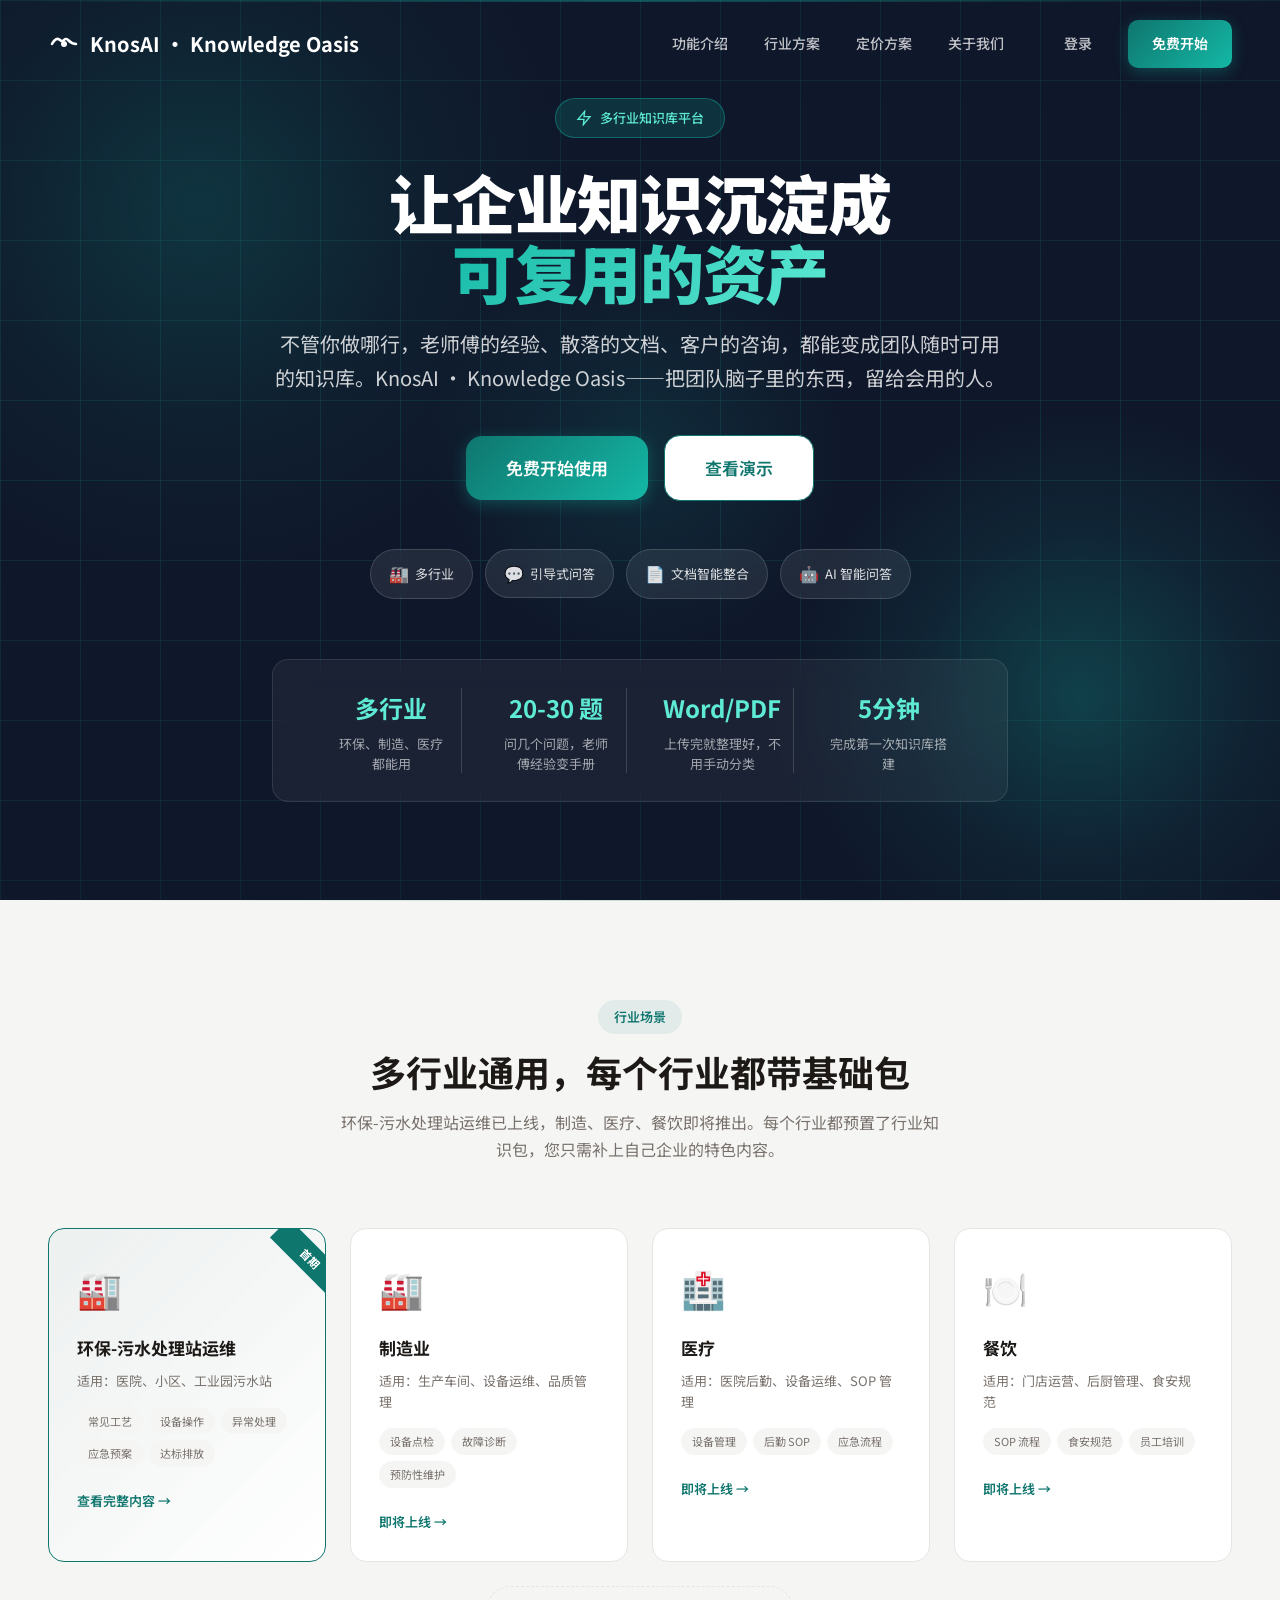
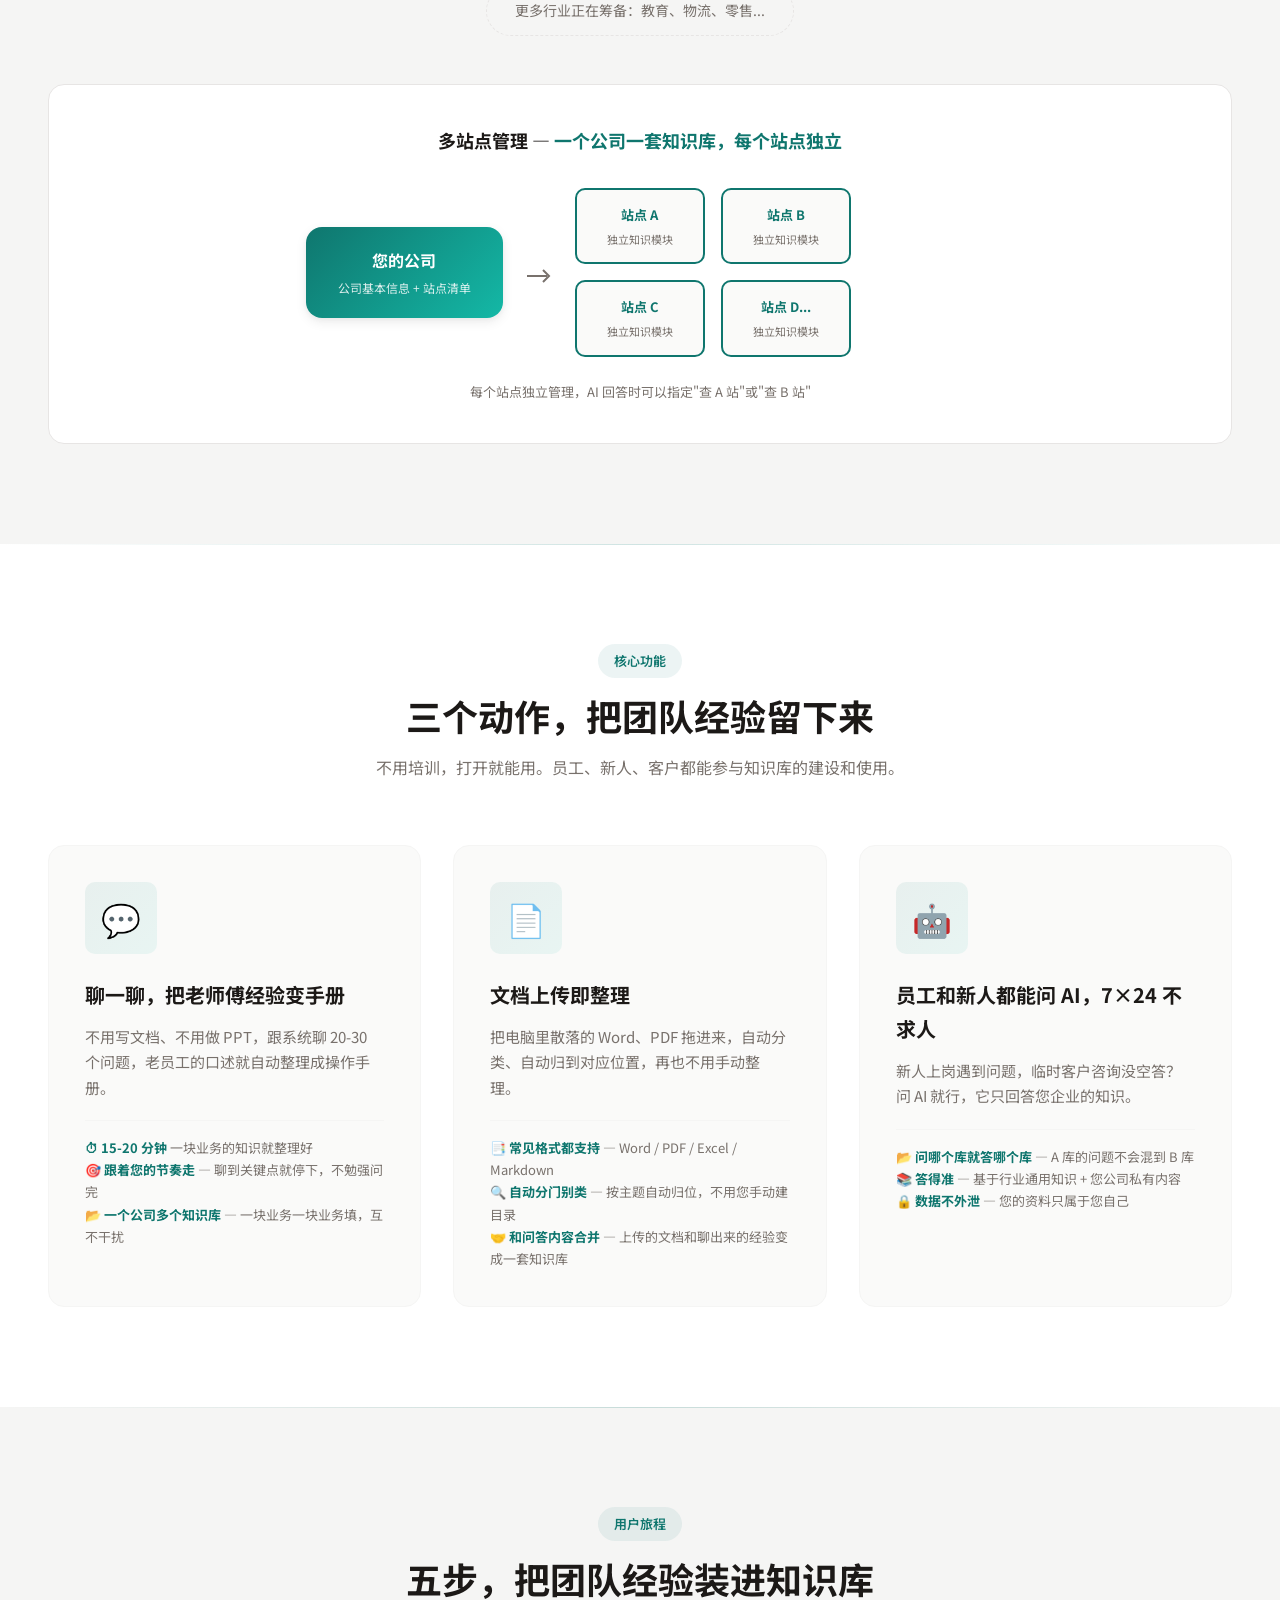
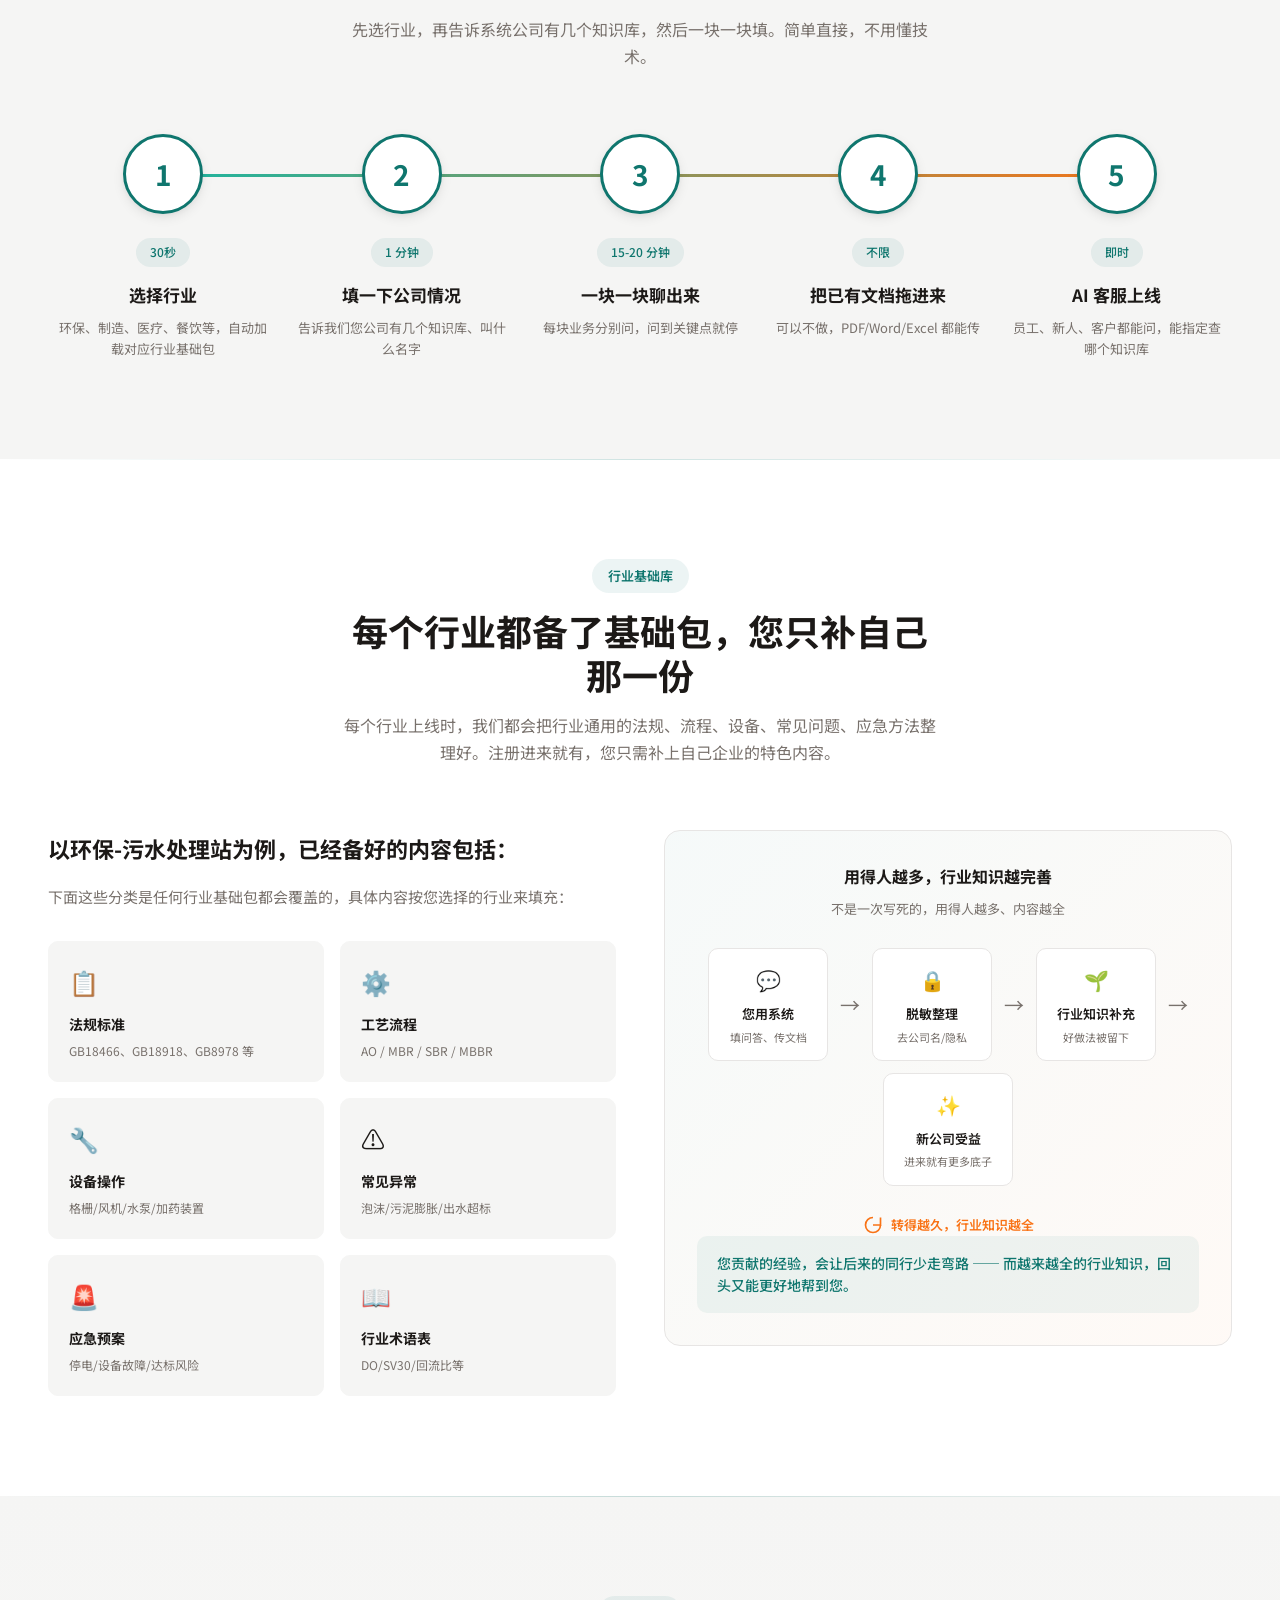
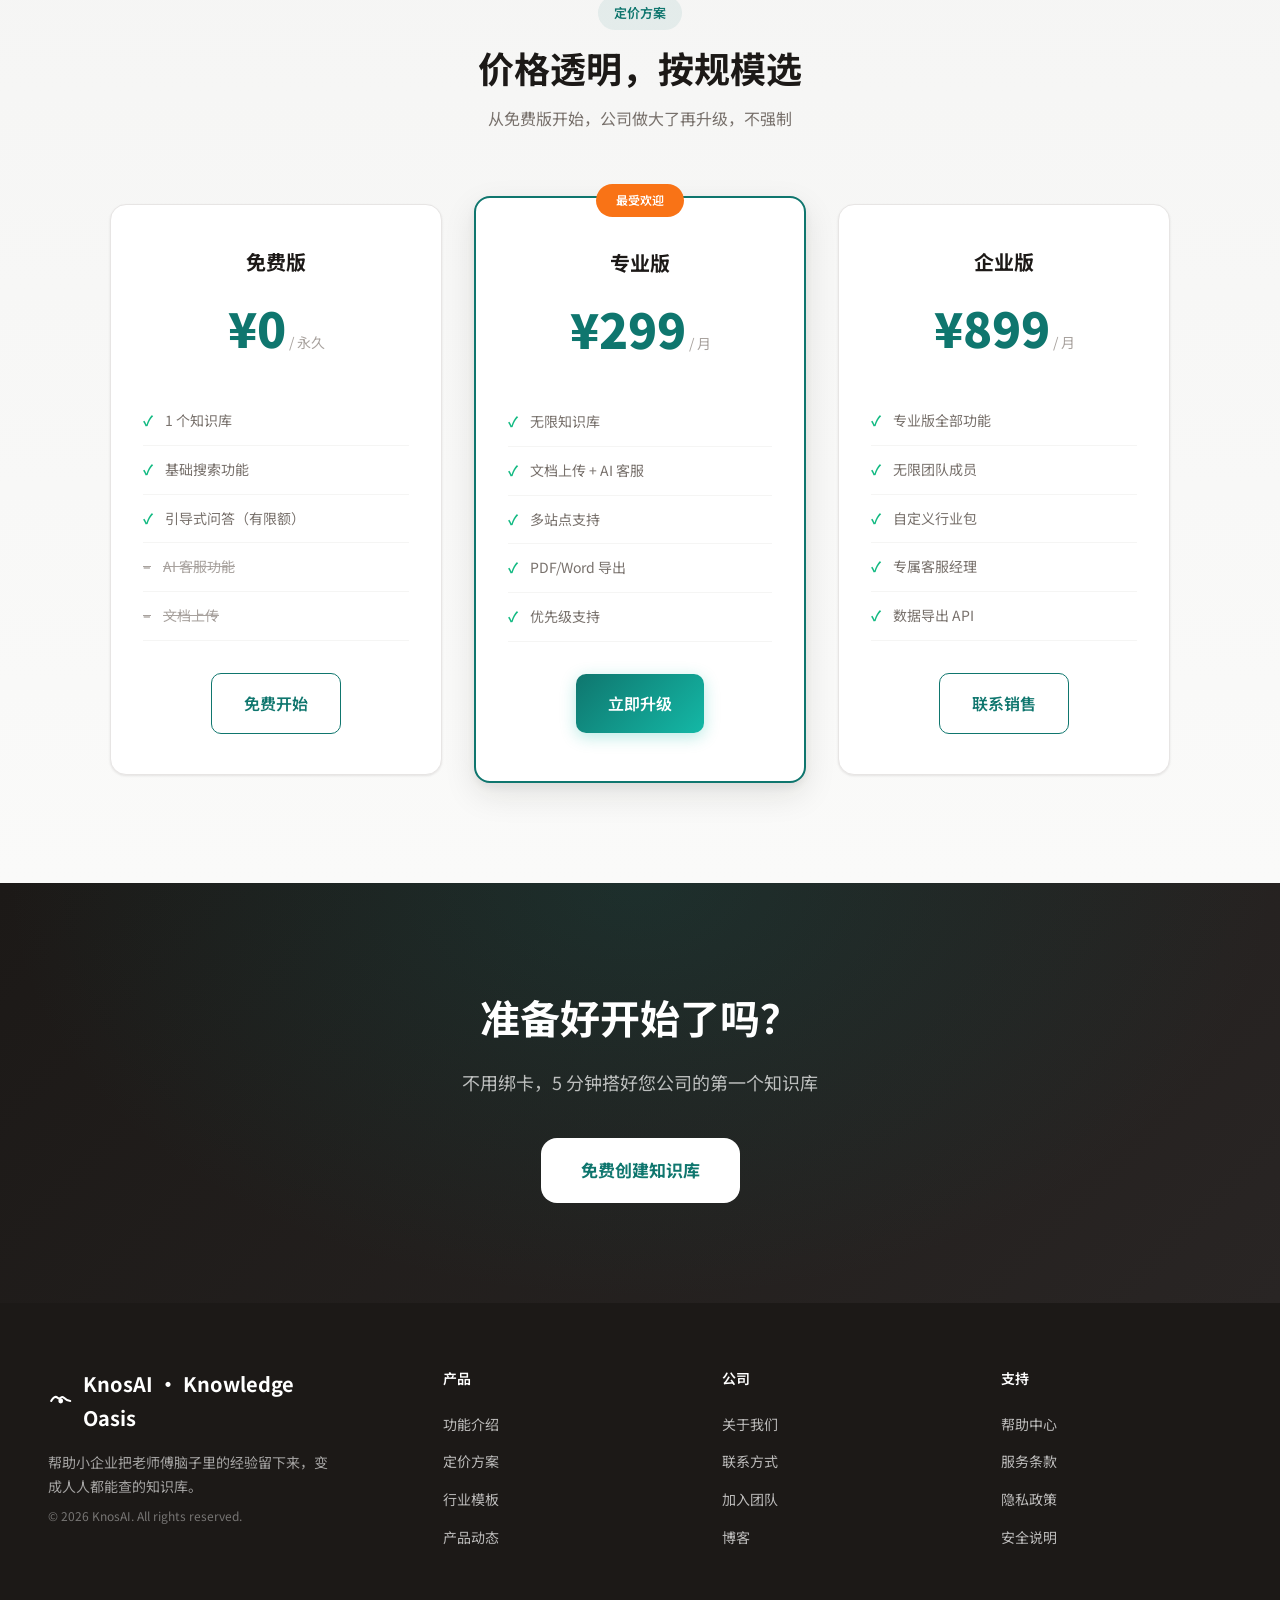
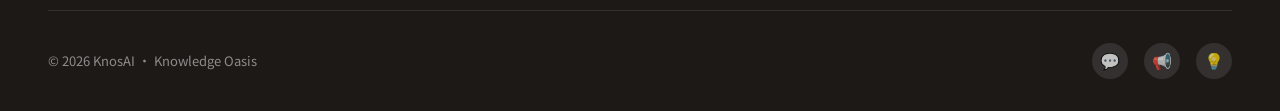
<file: index.html>
<!DOCTYPE html>
<html lang="zh-CN">
<head>
  <meta charset="UTF-8">
  <meta name="viewport" content="width=device-width, initial-scale=1.0">
  <title>KnosAI - Knowledge Oasis · 把团队经验留下来</title>
  <link href="https://fonts.googleapis.com/css2?family=Noto+Sans+SC:wght@400;500;600;700;900&display=swap" rel="stylesheet">
  <style>
    :root {
      --primary: #0F766E;
      --primary-light: #14B8A6;
      --primary-dark: #0D5D54;
      --accent: #F97316;
      --accent-light: #FB923C;
      --bg-white: #FFFFFF;
      --bg-warm: #FAFAF9;
      --bg-light: #F5F5F4;
      --bg-stone: #E7E5E4;
      --text-dark: #1C1917;
      --text-muted: #78716C;
      --text-light: #A8A29E;
      --success: #10B981;
      --warning: #F59E0B;
      --danger: #EF4444;
      --border: #E7E5E4;
      --border-light: #F5F5F4;
      --shadow-sm: 0 1px 3px rgba(28,25,23,0.06),0 1px 2px rgba(28,25,23,0.04);
      --shadow-md: 0 4px 12px rgba(28,25,23,0.08),0 2px 4px rgba(28,25,23,0.04);
      --shadow-lg: 0 12px 32px rgba(28,25,23,0.1),0 4px 8px rgba(28,25,23,0.06);
      --radius-sm: 6px;
      --radius-md: 10px;
      --radius-lg: 16px;
      --radius-full: 9999px;
      --transition-fast: 0.15s ease;
      --transition-normal: 0.25s ease;
      --transition-slow: 0.4s ease;
    }
    *{margin:0;padding:0;box-sizing:border-box}
    html{scroll-behavior:smooth}
    body{font-family:'Noto Sans SC',-apple-system,BlinkMacSystemFont,'Segoe UI',sans-serif;background:var(--bg-warm);color:var(--text-dark);line-height:1.7;font-size:15px;overflow-x:hidden}
    a{text-decoration:none;color:inherit;transition:color var(--transition-fast)}
    img{max-width:100%;height:auto}

    /* Navigation */
    .nav{position:fixed;top:0;left:0;right:0;z-index:1000;padding:20px 48px;display:flex;align-items:center;justify-content:space-between;transition:all var(--transition-normal);background:transparent}
    .nav.scrolled{background:rgba(255,255,255,0.95);backdrop-filter:blur(20px);-webkit-backdrop-filter:blur(20px);box-shadow:0 4px 20px rgba(0,0,0,0.08);padding:14px 48px}
    .nav-logo{display:flex;align-items:center;gap:10px;font-size:20px;font-weight:700;color:white}
    .nav.scrolled .nav-logo{color:var(--primary)}
    .nav-logo svg{width:32px;height:32px}
    .nav-logo svg path{stroke:#fff;transition:stroke var(--transition-fast)}
    .nav.scrolled .nav-logo svg path{stroke:var(--primary)}
    .nav-logo svg circle{fill:#fff;transition:fill var(--transition-fast)}
    .nav.scrolled .nav-logo svg circle{fill:var(--primary)}
    .nav-mobile-toggle{display:none;background:transparent;border:none;cursor:pointer;padding:8px;flex-direction:column;gap:5px;z-index:1001}
    .nav-mobile-toggle span{display:block;width:24px;height:2px;background:var(--text-muted);transition:all var(--transition-fast)}
    .nav.scrolled .nav-mobile-toggle span{background:var(--text-muted)}
    .nav-links{display:flex;align-items:center;gap:36px}
    .nav-links.mobile-open{position:fixed;top:0;left:0;right:0;bottom:0;background:rgba(15,23,42,0.98);flex-direction:column;justify-content:center;gap:32px;z-index:1000;display:flex !important}
    .nav-links.mobile-open .nav-link{font-size:20px;color:white}
    .nav-links.mobile-open .nav-link:hover{color:var(--primary-light)}
    .nav-links.mobile-open .nav-actions{flex-direction:column}
    .nav-link{font-size:14px;font-weight:500;color:rgba(255,255,255,0.75);position:relative;transition:color var(--transition-fast)}
    .nav.scrolled .nav-link{color:var(--text-muted)}
    .nav-link::after{content:'';position:absolute;bottom:-4px;left:0;width:0;height:2px;background:var(--primary-light);transition:width var(--transition-fast)}
    .nav-link:hover{color:#fff}
    .nav.scrolled .nav-link:hover{color:var(--primary)}
    .nav-link:hover::after{width:100%}
    .nav-actions{display:flex;align-items:center;gap:12px}

    /* Buttons */
    .btn{display:inline-flex;align-items:center;justify-content:center;padding:12px 24px;border-radius:var(--radius-md);font-size:14px;font-weight:600;cursor:pointer;border:none;transition:all var(--transition-fast);white-space:nowrap}
    .btn-primary{background:linear-gradient(135deg,#0F766E 0%,#14B8A6 100%);color:white;box-shadow:0 4px 16px rgba(20,184,166,0.3)}
    .btn-primary:hover{background:linear-gradient(135deg,#14B8A6 0%,#5EEAD4 100%);transform:translateY(-2px);box-shadow:0 6px 24px rgba(20,184,166,0.4)}
    .btn-secondary{background:white;color:var(--primary);border:1.5px solid var(--primary)}
    .btn-secondary:hover{background:rgba(15,118,110,0.05)}
    .btn-ghost{background:transparent;color:rgba(255,255,255,0.7)}
    .btn-ghost:hover{color:white;background:rgba(255,255,255,0.1)}
    .nav.scrolled .btn-ghost{color:var(--text-muted)}
    .nav.scrolled .btn-ghost:hover{color:var(--primary);background:rgba(15,118,110,0.05)}
    .btn-white{background:white;color:var(--primary);font-weight:700}
    .btn-white:hover{transform:translateY(-2px);box-shadow:var(--shadow-md)}
    .btn-lg{padding:16px 32px;font-size:16px}
    .btn-xl{padding:18px 40px;font-size:17px;border-radius:var(--radius-lg)}

    /* Hero */
    .hero{min-height:100vh;position:relative;display:flex;align-items:center;justify-content:center;overflow:hidden;background:#0F172A}
    .hero-bg{position:absolute;inset:0;z-index:1;overflow:hidden}
    .hero-bg::before{content:'';position:absolute;width:800px;height:800px;top:-200px;left:-200px;background:radial-gradient(circle,rgba(15,118,110,0.4) 0%,rgba(15,118,110,0.1) 40%,transparent 70%);animation:orbFloat1 12s ease-in-out infinite}
    .hero-bg::after{content:'';position:absolute;width:600px;height:600px;bottom:-100px;right:-100px;background:radial-gradient(circle,rgba(20,184,166,0.35) 0%,rgba(20,184,166,0.1) 40%,transparent 70%);animation:orbFloat2 15s ease-in-out infinite}
    .hero-glow{position:absolute;width:500px;height:500px;top:50%;left:50%;transform:translate(-50%,-50%);background:radial-gradient(circle,rgba(20,184,166,0.15) 0%,transparent 60%);animation:glowPulse 8s ease-in-out infinite}
    @keyframes orbFloat1{0%,100%{transform:translate(0,0) scale(1)}50%{transform:translate(100px,80px) scale(1.1)}}
    @keyframes orbFloat2{0%,100%{transform:translate(0,0) scale(1)}50%{transform:translate(-80px,-60px) scale(1.15)}}
    @keyframes glowPulse{0%,100%{opacity:0.5;transform:translate(-50%,-50%) scale(1)}50%{opacity:1;transform:translate(-50%,-50%) scale(1.2)}}
    .hero-grid{position:absolute;inset:0;background-image:linear-gradient(rgba(20,184,166,0.15) 1px,transparent 1px),linear-gradient(90deg,rgba(20,184,166,0.15) 1px,transparent 1px);background-size:80px 80px;animation:gridPulse 3s ease-in-out infinite}
    @keyframes gridPulse{0%,100%{opacity:0.6}50%{opacity:1}}
    .hero-scanline{position:absolute;width:100%;height:2px;background:linear-gradient(90deg,transparent,rgba(20,184,166,0.5),transparent);animation:scanLine 6s linear infinite}
    @keyframes scanLine{0%{top:-10%;opacity:0}10%{opacity:1}90%{opacity:1}100%{top:110%;opacity:0}}
    .hero-overlay{position:absolute;inset:0;background:linear-gradient(180deg,rgba(15,23,42,0.3) 0%,rgba(15,23,42,0.1) 50%,rgba(15,23,42,0.4) 100%);z-index:2}
    .hero-content{position:relative;z-index:10;text-align:center;max-width:800px;padding:0 32px}
    .hero-badge{display:inline-flex;align-items:center;gap:8px;background:rgba(15,118,110,0.3);border:1px solid rgba(20,184,166,0.4);padding:8px 20px;border-radius:var(--radius-full);font-size:13px;font-weight:500;color:#5EEAD4;margin-bottom:28px}
    .hero-badge svg{width:16px;height:16px}
    .hero h1{font-size:clamp(40px,6vw,64px);font-weight:900;color:white;margin-bottom:20px;letter-spacing:-0.02em;line-height:1.1}
    .hero h1 .highlight{background:linear-gradient(135deg,#14B8A6 0%,#5EEAD4 100%);-webkit-background-clip:text;-webkit-text-fill-color:transparent;background-clip:text}
    .hero-subtitle{font-size:clamp(16px,2vw,20px);color:rgba(255,255,255,0.8);margin-bottom:40px;line-height:1.7}
    .hero-actions{display:flex;align-items:center;justify-content:center;gap:16px;margin-bottom:48px;flex-wrap:wrap}
    .hero-tags{display:flex;flex-wrap:wrap;justify-content:center;gap:12px}
    .hero-tag{display:inline-flex;align-items:center;gap:6px;background:rgba(255,255,255,0.08);border:1px solid rgba(255,255,255,0.15);padding:10px 18px;border-radius:var(--radius-full);font-size:13px;color:rgba(255,255,255,0.85);transition:all var(--transition-fast);backdrop-filter:blur(8px)}
    .hero-tag:hover{background:rgba(255,255,255,0.15);transform:translateY(-2px)}
    .hero-tag span{font-size:16px}
    .stats-bar{background:rgba(255,255,255,0.05);backdrop-filter:blur(16px);border:1px solid rgba(255,255,255,0.1);border-radius:var(--radius-lg);padding:28px 48px;margin-top:60px}
    .stats-grid{display:grid;grid-template-columns:repeat(4,1fr);gap:24px}
    .stat-item{text-align:center;padding:0 12px;border-right:1px solid rgba(255,255,255,0.15)}
    .stat-item:last-child{border-right:none}
    .stat-value{font-size:24px;font-weight:700;color:#5EEAD4;margin-bottom:6px;white-space:nowrap}
    .stat-label{font-size:13px;color:rgba(255,255,255,0.6);line-height:1.5}

    /* Sections */
    .section{padding:100px 48px;position:relative}
    .section::before{content:'';position:absolute;top:0;left:0;right:0;height:1px;background:linear-gradient(90deg,transparent,rgba(15,118,110,0.2),transparent)}
    .section:first-child::before{display:none}
    .container{max-width:1200px;margin:0 auto}
    .section-header{text-align:center;max-width:600px;margin:0 auto 64px}
    .section-label{display:inline-block;background:rgba(15,118,110,0.08);color:var(--primary);padding:6px 16px;border-radius:var(--radius-full);font-size:13px;font-weight:600;margin-bottom:16px}
    .section-title{font-size:clamp(28px,4vw,36px);font-weight:700;color:var(--text-dark);margin-bottom:16px;line-height:1.2}
    .section-desc{font-size:16px;color:var(--text-muted);line-height:1.7}

    /* Industry Cards */
    .industry-section{background:var(--bg-light)}
    .industry-grid{display:grid;grid-template-columns:repeat(4,1fr);gap:24px}
    .industry-card{background:white;border-radius:var(--radius-lg);padding:28px;border:1px solid var(--border);transition:all var(--transition-normal);cursor:default;position:relative;overflow:hidden}
    .industry-card:hover{transform:translateY(-4px);box-shadow:var(--shadow-lg);border-color:rgba(15,118,110,0.2)}
    .industry-card.featured{border-color:var(--primary);background:linear-gradient(135deg,rgba(15,118,110,0.04),white)}
    .industry-card.featured::before{content:'首期';position:absolute;top:16px;right:-28px;background:var(--primary);color:white;font-size:11px;font-weight:700;padding:4px 32px;transform:rotate(45deg)}
    .industry-card-icon{font-size:36px;margin-bottom:16px}
    .industry-card h3{font-size:17px;font-weight:700;color:var(--text-dark);margin-bottom:8px}
    .industry-card p{font-size:13px;color:var(--text-muted);margin-bottom:16px;line-height:1.6}
    .industry-card-tags{display:flex;flex-wrap:wrap;gap:6px;margin-bottom:20px}
    .industry-tag{display:inline-block;background:var(--bg-light);color:var(--text-muted);font-size:11px;padding:3px 10px;border-radius:var(--radius-full);border:1px solid var(--border-light)}
    .industry-card-link{font-size:13px;font-weight:600;color:var(--primary);display:inline-flex;align-items:center;gap:4px}
    .industry-card-link:hover{gap:8px}
    .industry-more{text-align:center;padding:24px 0 0}
    .industry-more span{font-size:14px;color:var(--text-muted);background:var(--bg-light);border:1px dashed var(--border);padding:12px 28px;border-radius:var(--radius-full);display:inline-block}

    /* Multi-site Architecture Visualization */
    .multi-site-viz{background:white;border-radius:var(--radius-lg);padding:40px;margin-top:48px;border:1px solid var(--border)}
    .multi-site-title{text-align:center;font-size:18px;font-weight:700;color:var(--text-dark);margin-bottom:32px}
    .multi-site-title span{color:var(--primary)}
    .multi-site-diagram{display:flex;align-items:center;justify-content:center;gap:0;flex-wrap:wrap}
    .ms-company{background:linear-gradient(135deg,#0F766E,#14B8A6);color:white;padding:20px 32px;border-radius:var(--radius-lg);text-align:center;min-width:160px;box-shadow:var(--shadow-md)}
    .ms-company-name{font-size:16px;font-weight:700;margin-bottom:4px}
    .ms-company-desc{font-size:12px;opacity:0.85}
    .ms-arrow{font-size:28px;color:var(--text-muted);padding:0 16px}
    .ms-arrow svg{width:40px;height:40px;vertical-align:middle}
    .ms-sites{display:flex;flex-wrap:wrap;gap:16px;max-width:400px}
    .ms-site{border:2px solid var(--primary);border-radius:var(--radius-md);padding:14px 18px;background:var(--bg-warm);min-width:130px;text-align:center;transition:all var(--transition-fast)}
    .ms-site:hover{border-color:var(--accent);background:rgba(249,115,22,0.05);transform:translateY(-2px)}
    .ms-site-name{font-size:13px;font-weight:700;color:var(--primary);margin-bottom:4px}
    .ms-site-meta{font-size:11px;color:var(--text-muted)}

    /* Features */
    .features{background:white}
    .features-grid{display:grid;grid-template-columns:repeat(3,1fr);gap:32px}
    .feature-card{background:var(--bg-warm);border-radius:var(--radius-lg);padding:36px;border:1px solid var(--border-light);transition:all var(--transition-normal);position:relative}
    .feature-card:hover{transform:translateY(-4px);box-shadow:var(--shadow-lg);border-color:rgba(15,118,110,0.15)}
    .feature-icon{width:72px;height:72px;background:linear-gradient(135deg,rgba(15,118,110,0.08),rgba(20,184,166,0.08));border-radius:var(--radius-md);display:flex;align-items:center;justify-content:center;font-size:32px;margin-bottom:24px}
    .feature-card h3{font-size:20px;font-weight:700;color:var(--text-dark);margin-bottom:12px}
    .feature-card p{font-size:15px;color:var(--text-muted);line-height:1.7;margin-bottom:20px}
    .feature-detail{font-size:13px;color:var(--text-muted);border-top:1px solid var(--border-light);padding-top:16px;line-height:1.7}
    .feature-detail strong{color:var(--primary)}

    /* Journey */
    .journey{background:var(--bg-light)}
    .journey-steps{display:flex;justify-content:space-between;position:relative;margin-top:64px;gap:8px}
    .journey-steps::before{content:'';position:absolute;top:40px;left:80px;right:80px;height:3px;background:linear-gradient(90deg,var(--primary-light),var(--accent));border-radius:2px}
    .journey-step{flex:1;text-align:center;position:relative;padding:0 8px}
    .step-number{width:80px;height:80px;background:white;border:3px solid var(--primary);border-radius:50%;display:flex;align-items:center;justify-content:center;font-size:28px;font-weight:700;color:var(--primary);margin:0 auto 24px;position:relative;z-index:10;box-shadow:var(--shadow-md);transition:all var(--transition-fast)}
    .journey-step:hover .step-number{background:var(--primary);color:white;transform:scale(1.05)}
    .step-time{display:inline-block;background:rgba(15,118,110,0.08);color:var(--primary);padding:4px 14px;border-radius:var(--radius-full);font-size:12px;font-weight:500;margin-bottom:14px}
    .step-title{font-size:17px;font-weight:700;color:var(--text-dark);margin-bottom:8px}
    .step-desc{font-size:13px;color:var(--text-muted);line-height:1.6}

    /* Base Knowledge */
    .base-knowledge{background:white}
    .bk-layout{display:grid;grid-template-columns:1fr 1fr;gap:48px;align-items:start}
    .bk-left h3{font-size:22px;font-weight:700;color:var(--text-dark);margin-bottom:16px}
    .bk-left p{font-size:15px;color:var(--text-muted);margin-bottom:32px;line-height:1.7}
    .bk-items{display:grid;grid-template-columns:1fr 1fr;gap:16px}
    .bk-item{background:var(--bg-light);border-radius:var(--radius-md);padding:20px;border:1px solid var(--border-light);transition:all var(--transition-fast)}
    .bk-item:hover{border-color:rgba(15,118,110,0.2);transform:translateY(-2px)}
    .bk-item-icon{font-size:24px;margin-bottom:10px}
    .bk-item-title{font-size:14px;font-weight:700;color:var(--text-dark);margin-bottom:4px}
    .bk-item-desc{font-size:12px;color:var(--text-muted)}
    .bk-right{position:relative}
    .bk-flow{background:linear-gradient(135deg,rgba(15,118,110,0.04),rgba(249,115,22,0.04));border-radius:var(--radius-lg);padding:32px;border:1px solid var(--border);text-align:center}
    .bk-flow-title{font-size:16px;font-weight:700;color:var(--text-dark);margin-bottom:8px}
    .bk-flow-sub{font-size:13px;color:var(--text-muted);margin-bottom:28px}
    .bk-cycle{display:flex;flex-wrap:wrap;gap:12px;justify-content:center;margin-bottom:28px}
    .bk-cycle-item{background:white;border:1px solid var(--border);border-radius:var(--radius-md);padding:14px 20px;min-width:120px;transition:all var(--transition-fast)}
    .bk-cycle-item:hover{border-color:var(--primary);transform:translateY(-2px)}
    .bk-cycle-item.arrow{border:none;background:transparent;padding:0;min-width:0;font-size:20px;color:var(--text-muted);display:flex;align-items:center}
    .bk-cycle-icon{font-size:20px;margin-bottom:6px}
    .bk-cycle-label{font-size:13px;font-weight:600;color:var(--text-dark)}
    .bk-cycle-desc{font-size:11px;color:var(--text-muted);margin-top:2px}
    .bk-loop{display:flex;align-items:center;justify-content:center;gap:8px;font-size:13px;color:var(--accent);font-weight:600}
    .bk-loop svg{width:20px;height:20px}
    .bk-value{background:rgba(15,118,110,0.06);border-radius:var(--radius-md);padding:16px 20px;font-size:14px;color:var(--primary);line-height:1.6;font-weight:500;text-align:left}

    /* Pricing */
    .pricing{background:linear-gradient(180deg,var(--bg-light) 0%,var(--bg-warm) 100%)}
    .pricing-grid{display:grid;grid-template-columns:repeat(3,1fr);gap:32px;max-width:1060px;margin:0 auto;align-items:center}
    .pricing-card{background:white;border-radius:var(--radius-lg);padding:40px 32px;box-shadow:var(--shadow-sm);border:1px solid var(--border);text-align:center;transition:all var(--transition-normal)}
    .pricing-card:hover{transform:translateY(-4px);box-shadow:var(--shadow-lg)}
    .pricing-card.featured{border:2px solid var(--primary);position:relative;padding:48px 32px;box-shadow:var(--shadow-lg)}
    .pricing-badge{position:absolute;top:-14px;left:50%;transform:translateX(-50%);background:var(--accent);color:white;padding:6px 20px;border-radius:var(--radius-full);font-size:12px;font-weight:600;white-space:nowrap}
    .pricing-name{font-size:20px;font-weight:700;color:var(--text-dark);margin-bottom:8px}
    .pricing-price{margin-bottom:28px}
    .pricing-amount{font-size:48px;font-weight:900;color:var(--primary)}
    .pricing-period{font-size:14px;color:var(--text-light)}
    .pricing-features{list-style:none;margin-bottom:32px;text-align:left}
    .pricing-features li{padding:12px 0;border-bottom:1px solid var(--border-light);font-size:14px;color:var(--text-muted);display:flex;align-items:center;gap:12px}
    .pricing-features li::before{content:'✓';color:var(--success);font-weight:700;font-size:14px}
    .pricing-features li.disabled{color:var(--text-light);text-decoration:line-through}
    .pricing-features li.disabled::before{content:'–';color:var(--text-light)}

    /* CTA */
    .cta{background:linear-gradient(135deg,#1C1917 0%,#292524 100%);padding:100px 48px;text-align:center;position:relative;overflow:hidden}
    .cta::before{content:'';position:absolute;top:0;left:0;right:0;bottom:0;background:radial-gradient(ellipse at center top,rgba(15,118,110,0.2) 0%,transparent 70%);pointer-events:none}
    .cta-content{position:relative;z-index:10;max-width:600px;margin:0 auto}
    .cta h2{font-size:clamp(28px,4vw,40px);font-weight:700;color:white;margin-bottom:16px}
    .cta p{font-size:18px;color:rgba(255,255,255,0.7);margin-bottom:40px}

    /* Footer */
    .footer{background:#1C1917;color:rgba(255,255,255,0.7);padding:64px 48px 32px}
    .footer-grid{display:grid;grid-template-columns:1.5fr 1fr 1fr 1fr;gap:48px;max-width:1200px;margin:0 auto 48px}
    .footer-brand{max-width:280px}
    .footer-logo{display:flex;align-items:center;gap:10px;font-size:20px;font-weight:700;color:white;margin-bottom:16px}
    .footer-logo svg{width:28px;height:28px}
    .footer-logo svg path{stroke:#fff}
    .footer-logo svg circle{fill:#fff}
    .footer-brand p{font-size:14px;line-height:1.7;color:rgba(255,255,255,0.6)}
    .footer-column h4{font-size:14px;font-weight:600;color:white;margin-bottom:20px}
    .footer-column ul{list-style:none}
    .footer-column li{margin-bottom:12px}
    .footer-column a{font-size:14px;transition:color var(--transition-fast)}
    .footer-column a:hover{color:white}
    .footer-bottom{border-top:1px solid rgba(255,255,255,0.1);padding-top:32px;max-width:1200px;margin:0 auto;display:flex;justify-content:space-between;align-items:center}
    .footer-copyright{font-size:13px;color:rgba(255,255,255,0.5)}
    .footer-social{display:flex;gap:16px}
    .footer-social a{width:36px;height:36px;background:rgba(255,255,255,0.1);border-radius:50%;display:flex;align-items:center;justify-content:center;font-size:16px;transition:all var(--transition-fast)}
    .footer-social a:hover{background:var(--primary);transform:translateY(-2px)}

    /* Animations */
    .animate-on-scroll{opacity:0;transform:translateY(20px);transition:all 0.6s ease}
    .animate-on-scroll.visible{opacity:1;transform:translateY(0)}

    /* Responsive */
    @media (max-width:1024px){
      .industry-grid{grid-template-columns:repeat(2,1fr)}
      .features-grid{grid-template-columns:repeat(2,1fr)}
      .pricing-grid{grid-template-columns:repeat(2,1fr);max-width:720px}
      .pricing-card.featured{transform:none}
      .journey-steps{flex-wrap:wrap;gap:48px}
      .journey-steps::before{display:none}
      .journey-step{flex:0 0 28%}
      .footer-grid{grid-template-columns:repeat(2,1fr)}
      .bk-layout{grid-template-columns:1fr}
    }
    @media (max-width:768px){
      .nav{padding:16px 24px}
      .nav-mobile-toggle{display:flex;flex-direction:column;gap:5px}
      .nav-links{display:none}
      .nav-links.mobile-open{display:flex !important;position:fixed;top:0;left:0;right:0;bottom:0;background:rgba(15,23,42,0.98);flex-direction:column;justify-content:center;gap:32px;z-index:1000;padding:40px}
      .nav-links.mobile-open .nav-link{font-size:20px;color:white;text-align:center}
      .nav-links.mobile-open .nav-link:hover{color:var(--primary-light)}
      .nav-links.mobile-open .nav-actions{flex-direction:column;align-items:center}
      .nav.scrolled .nav-links.mobile-open{background:rgba(255,255,255,0.98)}
      .nav.scrolled .nav-links.mobile-open .nav-link{color:var(--text-dark)}
      .nav.scrolled .nav-links.mobile-open .nav-link:hover{color:var(--primary)}
      .hero-content{padding:0 20px}
      .hero-actions{flex-direction:column}
      .stats-bar{padding:24px;margin-top:40px}
      .stats-grid{grid-template-columns:repeat(2,1fr);gap:24px}
      .stat-item{border-right:none;padding:0}
      .stat-item:nth-child(1),.stat-item:nth-child(2){border-bottom:1px solid rgba(255,255,255,0.15);padding-bottom:16px;margin-bottom:16px}
      .section{padding:60px 24px}
      .industry-grid,.features-grid,.pricing-grid{grid-template-columns:1fr}
      .journey-step{flex:0 0 100%}
      .bk-items{grid-template-columns:1fr}
      .ms-sites{flex-direction:column;max-width:100%}
      .footer-grid{grid-template-columns:1fr;gap:32px}
      .footer-bottom{flex-direction:column;gap:20px;text-align:center}
    }
  </style>
</head>
<body>
  <!-- Navigation -->
  <nav class="nav" id="navbar">
    <a href="#" class="nav-logo">
      <svg viewBox="0 0 32 32" fill="none">
        <path d="M4 16C4 16 8 8 12 12C16 16 16 8 20 12C24 16 28 16 28 16" stroke="currentColor" stroke-width="2.5" stroke-linecap="round"/>
        <circle cx="16" cy="16" r="3" fill="currentColor"/>
      </svg>
      KnosAI · Knowledge Oasis
    </a>
    <button class="nav-mobile-toggle" id="mobileToggle" aria-label="打开菜单">
      <span></span><span></span><span></span>
    </button>
    <div class="nav-links" id="navLinks">
      <a href="#features" class="nav-link">功能介绍</a>
      <a href="#industry" class="nav-link">行业方案</a>
      <a href="#pricing" class="nav-link">定价方案</a>
      <a href="#footer" class="nav-link">关于我们</a>
      <div class="nav-actions">
        <a href="login.html" class="btn btn-ghost">登录</a>
        <a href="register.html" class="btn btn-primary">免费开始</a>
      </div>
    </div>
  </nav>

  <!-- Hero -->
  <section class="hero">
    <div class="hero-bg">
      <div class="hero-grid"></div>
      <div class="hero-glow"></div>
      <div class="hero-scanline"></div>
    </div>
    <div class="hero-overlay"></div>
    <div class="hero-content">
      <div class="hero-badge">
        <svg viewBox="0 0 24 24" fill="none" stroke="currentColor" stroke-width="2"><path d="M13 2L3 14h9l-1 8 10-12h-9l1-8z"/></svg>
        多行业知识库平台
      </div>
      <h1>让企业知识沉淀成<br><span class="highlight">可复用的资产</span></h1>
      <p class="hero-subtitle">不管你做哪行，老师傅的经验、散落的文档、客户的咨询，都能变成团队随时可用的知识库。KnosAI · Knowledge Oasis——把团队脑子里的东西，留给会用的人。</p>
      <div class="hero-actions">
        <a href="register.html" class="btn btn-primary btn-xl">免费开始使用</a>
        <a href="#features" class="btn btn-secondary btn-xl">查看演示</a>
      </div>
      <div class="hero-tags">
        <span class="hero-tag"><span>🏭</span> 多行业</span>
        <span class="hero-tag"><span>💬</span> 引导式问答</span>
        <span class="hero-tag"><span>📄</span> 文档智能整合</span>
        <span class="hero-tag"><span>🤖</span> AI 智能问答</span>
      </div>
      <div class="stats-bar animate-on-scroll">
        <div class="stats-grid">
          <div class="stat-item">
            <div class="stat-value">多行业</div>
            <div class="stat-label">环保、制造、医疗都能用</div>
          </div>
          <div class="stat-item">
            <div class="stat-value">20-30 题</div>
            <div class="stat-label">问几个问题，老师傅经验变手册</div>
          </div>
          <div class="stat-item">
            <div class="stat-value">Word/PDF</div>
            <div class="stat-label">上传完就整理好，不用手动分类</div>
          </div>
          <div class="stat-item">
            <div class="stat-value">5分钟</div>
            <div class="stat-label">完成第一次知识库搭建</div>
          </div>
        </div>
      </div>
    </div>
  </section>

  <!-- Industry Scenarios -->
  <section class="section industry-section" id="industry">
    <div class="container">
      <div class="section-header animate-on-scroll">
        <span class="section-label">行业场景</span>
        <h2 class="section-title">多行业通用，每个行业都带基础包</h2>
        <p class="section-desc">环保-污水处理站运维已上线，制造、医疗、餐饮即将推出。每个行业都预置了行业知识包，您只需补上自己企业的特色内容。</p>
      </div>
      <div class="industry-grid">
        <div class="industry-card featured animate-on-scroll">
          <div class="industry-card-icon">🏭</div>
          <h3>环保-污水处理站运维</h3>
          <p>适用：医院、小区、工业园污水站</p>
          <div class="industry-card-tags">
            <span class="industry-tag">常见工艺</span>
            <span class="industry-tag">设备操作</span>
            <span class="industry-tag">异常处理</span>
            <span class="industry-tag">应急预案</span>
            <span class="industry-tag">达标排放</span>
          </div>
          <a href="#" class="industry-card-link">查看完整内容 →</a>
        </div>
        <div class="industry-card animate-on-scroll">
          <div class="industry-card-icon">🏭</div>
          <h3>制造业</h3>
          <p>适用：生产车间、设备运维、品质管理</p>
          <div class="industry-card-tags">
            <span class="industry-tag">设备点检</span>
            <span class="industry-tag">故障诊断</span>
            <span class="industry-tag">预防性维护</span>
          </div>
          <a href="#" class="industry-card-link">即将上线 →</a>
        </div>
        <div class="industry-card animate-on-scroll">
          <div class="industry-card-icon">🏥</div>
          <h3>医疗</h3>
          <p>适用：医院后勤、设备运维、SOP 管理</p>
          <div class="industry-card-tags">
            <span class="industry-tag">设备管理</span>
            <span class="industry-tag">后勤 SOP</span>
            <span class="industry-tag">应急流程</span>
          </div>
          <a href="#" class="industry-card-link">即将上线 →</a>
        </div>
        <div class="industry-card animate-on-scroll">
          <div class="industry-card-icon">🍽️</div>
          <h3>餐饮</h3>
          <p>适用：门店运营、后厨管理、食安规范</p>
          <div class="industry-card-tags">
            <span class="industry-tag">SOP 流程</span>
            <span class="industry-tag">食安规范</span>
            <span class="industry-tag">员工培训</span>
          </div>
          <a href="#" class="industry-card-link">即将上线 →</a>
        </div>
      </div>
      <div class="industry-more">
        <span>更多行业正在筹备：教育、物流、零售...</span>
      </div>

      <!-- Multi-site Architecture Visualization -->
      <div class="multi-site-viz animate-on-scroll">
        <div class="multi-site-title">多站点管理 — <span>一个公司一套知识库，每个站点独立</span></div>
        <div class="multi-site-diagram">
          <div class="ms-company">
            <div class="ms-company-name">您的公司</div>
            <div class="ms-company-desc">公司基本信息 + 站点清单</div>
          </div>
          <div class="ms-arrow">
            <svg viewBox="0 0 40 40" fill="none" stroke="#78716C" stroke-width="2"><path d="M8 20h20M24 14l6 6-6 6"/></svg>
          </div>
          <div class="ms-sites">
            <div class="ms-site">
              <div class="ms-site-name">站点 A</div>
              <div class="ms-site-meta">独立知识模块</div>
            </div>
            <div class="ms-site">
              <div class="ms-site-name">站点 B</div>
              <div class="ms-site-meta">独立知识模块</div>
            </div>
            <div class="ms-site">
              <div class="ms-site-name">站点 C</div>
              <div class="ms-site-meta">独立知识模块</div>
            </div>
            <div class="ms-site">
              <div class="ms-site-name">站点 D...</div>
              <div class="ms-site-meta">独立知识模块</div>
            </div>
          </div>
        </div>
        <div style="text-align:center;margin-top:24px;font-size:13px;color:var(--text-muted)">每个站点独立管理，AI 回答时可以指定"查 A 站"或"查 B 站"</div>
      </div>
    </div>
  </section>

  <!-- Three Core Features -->
  <section class="section features" id="features">
    <div class="container">
      <div class="section-header animate-on-scroll">
        <span class="section-label">核心功能</span>
        <h2 class="section-title">三个动作，把团队经验留下来</h2>
        <p class="section-desc">不用培训，打开就能用。员工、新人、客户都能参与知识库的建设和使用。</p>
      </div>
      <div class="features-grid">
        <div class="feature-card animate-on-scroll">
          <div class="feature-icon">💬</div>
          <h3>聊一聊，把老师傅经验变手册</h3>
          <p>不用写文档、不用做 PPT，跟系统聊 20-30 个问题，老员工的口述就自动整理成操作手册。</p>
          <div class="feature-detail">
            <strong>⏱ 15-20 分钟</strong> 一块业务的知识就整理好<br>
            <strong>🎯 跟着您的节奏走</strong> — 聊到关键点就停下，不勉强问完<br>
            <strong>📂 一个公司多个知识库</strong> — 一块业务一块业务填，互不干扰
          </div>
        </div>
        <div class="feature-card animate-on-scroll">
          <div class="feature-icon">📄</div>
          <h3>文档上传即整理</h3>
          <p>把电脑里散落的 Word、PDF 拖进来，自动分类、自动归到对应位置，再也不用手动整理。</p>
          <div class="feature-detail">
            <strong>📑 常见格式都支持</strong> — Word / PDF / Excel / Markdown<br>
            <strong>🔍 自动分门别类</strong> — 按主题自动归位，不用您手动建目录<br>
            <strong>🤝 和问答内容合并</strong> — 上传的文档和聊出来的经验变成一套知识库
          </div>
        </div>
        <div class="feature-card animate-on-scroll">
          <div class="feature-icon">🤖</div>
          <h3>员工和新人都能问 AI，7×24 不求人</h3>
          <p>新人上岗遇到问题，临时客户咨询没空答？问 AI 就行，它只回答您企业的知识。</p>
          <div class="feature-detail">
            <strong>📂 问哪个库就答哪个库</strong> — A 库的问题不会混到 B 库<br>
            <strong>📚 答得准</strong> — 基于行业通用知识 + 您公司私有内容<br>
            <strong>🔒 数据不外泄</strong> — 您的资料只属于您自己
          </div>
        </div>
      </div>
    </div>
  </section>

  <!-- User Journey -->
  <section class="section journey" id="journey">
    <div class="container">
      <div class="section-header animate-on-scroll">
        <span class="section-label">用户旅程</span>
        <h2 class="section-title">五步，把团队经验装进知识库</h2>
        <p class="section-desc">先选行业，再告诉系统公司有几个知识库，然后一块一块填。简单直接，不用懂技术。</p>
      </div>
      <div class="journey-steps">
        <div class="journey-step animate-on-scroll">
          <div class="step-number">1</div>
          <span class="step-time">30秒</span>
          <div class="step-title">选择行业</div>
          <div class="step-desc">环保、制造、医疗、餐饮等，自动加载对应行业基础包</div>
        </div>
        <div class="journey-step animate-on-scroll">
          <div class="step-number">2</div>
          <span class="step-time">1 分钟</span>
          <div class="step-title">填一下公司情况</div>
          <div class="step-desc">告诉我们您公司有几个知识库、叫什么名字</div>
        </div>
        <div class="journey-step animate-on-scroll">
          <div class="step-number">3</div>
          <span class="step-time">15-20 分钟</span>
          <div class="step-title">一块一块聊出来</div>
          <div class="step-desc">每块业务分别问，问到关键点就停</div>
        </div>
        <div class="journey-step animate-on-scroll">
          <div class="step-number">4</div>
          <span class="step-time">不限</span>
          <div class="step-title">把已有文档拖进来</div>
          <div class="step-desc">可以不做，PDF/Word/Excel 都能传</div>
        </div>
        <div class="journey-step animate-on-scroll">
          <div class="step-number">5</div>
          <span class="step-time">即时</span>
          <div class="step-title">AI 客服上线</div>
          <div class="step-desc">员工、新人、客户都能问，能指定查哪个知识库</div>
        </div>
      </div>
    </div>
  </section>

  <!-- Base Knowledge Module -->
  <section class="section base-knowledge" id="base-knowledge">
    <div class="container">
      <div class="section-header animate-on-scroll">
        <span class="section-label">行业基础库</span>
        <h2 class="section-title">每个行业都备了基础包，您只补自己那一份</h2>
        <p class="section-desc">每个行业上线时，我们都会把行业通用的法规、流程、设备、常见问题、应急方法整理好。注册进来就有，您只需补上自己企业的特色内容。</p>
      </div>
      <div class="bk-layout">
        <div class="bk-left animate-on-scroll">
          <h3>以环保-污水处理站为例，已经备好的内容包括：</h3>
          <p>下面这些分类是任何行业基础包都会覆盖的，具体内容按您选择的行业来填充：</p>
          <div class="bk-items">
            <div class="bk-item">
              <div class="bk-item-icon">📋</div>
              <div class="bk-item-title">法规标准</div>
              <div class="bk-item-desc">GB18466、GB18918、GB8978 等</div>
            </div>
            <div class="bk-item">
              <div class="bk-item-icon">⚙️</div>
              <div class="bk-item-title">工艺流程</div>
              <div class="bk-item-desc">AO / MBR / SBR / MBBR</div>
            </div>
            <div class="bk-item">
              <div class="bk-item-icon">🔧</div>
              <div class="bk-item-title">设备操作</div>
              <div class="bk-item-desc">格栅/风机/水泵/加药装置</div>
            </div>
            <div class="bk-item">
              <div class="bk-item-icon">⚠️</div>
              <div class="bk-item-title">常见异常</div>
              <div class="bk-item-desc">泡沫/污泥膨胀/出水超标</div>
            </div>
            <div class="bk-item">
              <div class="bk-item-icon">🚨</div>
              <div class="bk-item-title">应急预案</div>
              <div class="bk-item-desc">停电/设备故障/达标风险</div>
            </div>
            <div class="bk-item">
              <div class="bk-item-icon">📖</div>
              <div class="bk-item-title">行业术语表</div>
              <div class="bk-item-desc">DO/SV30/回流比等</div>
            </div>
          </div>
        </div>
        <div class="bk-right animate-on-scroll">
          <div class="bk-flow">
            <div class="bk-flow-title">用得人越多，行业知识越完善</div>
            <div class="bk-flow-sub">不是一次写死的，用得人越多、内容越全</div>
            <div class="bk-cycle">
              <div class="bk-cycle-item">
                <div class="bk-cycle-icon">💬</div>
                <div class="bk-cycle-label">您用系统</div>
                <div class="bk-cycle-desc">填问答、传文档</div>
              </div>
              <div class="bk-cycle-item arrow">→</div>
              <div class="bk-cycle-item">
                <div class="bk-cycle-icon">🔒</div>
                <div class="bk-cycle-label">脱敏整理</div>
                <div class="bk-cycle-desc">去公司名/隐私</div>
              </div>
              <div class="bk-cycle-item arrow">→</div>
              <div class="bk-cycle-item">
                <div class="bk-cycle-icon">🌱</div>
                <div class="bk-cycle-label">行业知识补充</div>
                <div class="bk-cycle-desc">好做法被留下</div>
              </div>
              <div class="bk-cycle-item arrow">→</div>
              <div class="bk-cycle-item">
                <div class="bk-cycle-icon">✨</div>
                <div class="bk-cycle-label">新公司受益</div>
                <div class="bk-cycle-desc">进来就有更多底子</div>
              </div>
            </div>
            <div class="bk-loop">
              <svg viewBox="0 0 24 24" fill="none" stroke="currentColor" stroke-width="2"><path d="M21 12a9 9 0 11-9-9"/><path d="M21 3v9h-9"/></svg>
              转得越久，行业知识越全
            </div>
            <div class="bk-value">您贡献的经验，会让后来的同行少走弯路 —— 而越来越全的行业知识，回头又能更好地帮到您。</div>
          </div>
        </div>
      </div>
    </div>
  </section>

  <!-- Pricing -->
  <section class="section pricing" id="pricing">
    <div class="container">
      <div class="section-header animate-on-scroll">
        <span class="section-label">定价方案</span>
        <h2 class="section-title">价格透明，按规模选</h2>
        <p class="section-desc">从免费版开始，公司做大了再升级，不强制</p>
      </div>
      <div class="pricing-grid">
        <div class="pricing-card animate-on-scroll">
          <div class="pricing-name">免费版</div>
          <div class="pricing-price">
            <span class="pricing-amount">¥0</span>
            <span class="pricing-period">/ 永久</span>
          </div>
          <ul class="pricing-features">
            <li>1 个知识库</li>
            <li>基础搜索功能</li>
            <li>引导式问答（有限额）</li>
            <li class="disabled">AI 客服功能</li>
            <li class="disabled">文档上传</li>
          </ul>
          <a href="register.html" class="btn btn-secondary btn-lg">免费开始</a>
        </div>
        <div class="pricing-card featured animate-on-scroll">
          <span class="pricing-badge">最受欢迎</span>
          <div class="pricing-name">专业版</div>
          <div class="pricing-price">
            <span class="pricing-amount">¥299</span>
            <span class="pricing-period">/ 月</span>
          </div>
          <ul class="pricing-features">
            <li>无限知识库</li>
            <li>文档上传 + AI 客服</li>
            <li>多站点支持</li>
            <li>PDF/Word 导出</li>
            <li>优先级支持</li>
          </ul>
          <a href="register.html?plan=pro" class="btn btn-primary btn-lg">立即升级</a>
        </div>
        <div class="pricing-card animate-on-scroll">
          <div class="pricing-name">企业版</div>
          <div class="pricing-price">
            <span class="pricing-amount">¥899</span>
            <span class="pricing-period">/ 月</span>
          </div>
          <ul class="pricing-features">
            <li>专业版全部功能</li>
            <li>无限团队成员</li>
            <li>自定义行业包</li>
            <li>专属客服经理</li>
            <li>数据导出 API</li>
          </ul>
          <a href="register.html?plan=enterprise" class="btn btn-secondary btn-lg">联系销售</a>
        </div>
      </div>
    </div>
  </section>

  <!-- CTA -->
  <section class="cta">
    <div class="cta-content animate-on-scroll">
      <h2>准备好开始了吗？</h2>
      <p>不用绑卡，5 分钟搭好您公司的第一个知识库</p>
      <a href="register.html" class="btn btn-white btn-xl">免费创建知识库</a>
    </div>
  </section>

  <!-- Footer -->
  <footer class="footer" id="footer">
    <div class="footer-grid">
      <div class="footer-brand">
        <div class="footer-logo">
          <svg viewBox="0 0 32 32" fill="none">
            <path d="M4 16C4 16 8 8 12 12C16 16 16 8 20 12C24 16 28 16 28 16" stroke="currentColor" stroke-width="2.5" stroke-linecap="round"/>
            <circle cx="16" cy="16" r="3" fill="currentColor"/>
          </svg>
          KnosAI · Knowledge Oasis
        </div>
        <p>帮助小企业把老师傅脑子里的经验留下来，变成人人都能查的知识库。</p>
        <p style="margin-top:8px;font-size:12px;color:rgba(255,255,255,0.4)">© 2026 KnosAI. All rights reserved.</p>
      </div>
      <div class="footer-column">
        <h4>产品</h4>
        <ul>
          <li><a href="#features">功能介绍</a></li>
          <li><a href="#pricing">定价方案</a></li>
          <li><a href="#industry">行业模板</a></li>
          <li><a href="#">产品动态</a></li>
        </ul>
      </div>
      <div class="footer-column">
        <h4>公司</h4>
        <ul>
          <li><a href="#footer">关于我们</a></li>
          <li><a href="#">联系方式</a></li>
          <li><a href="#">加入团队</a></li>
          <li><a href="#">博客</a></li>
        </ul>
      </div>
      <div class="footer-column">
        <h4>支持</h4>
        <ul>
          <li><a href="#">帮助中心</a></li>
          <li><a href="#">服务条款</a></li>
          <li><a href="#">隐私政策</a></li>
          <li><a href="#">安全说明</a></li>
        </ul>
      </div>
    </div>
    <div class="footer-bottom">
      <span class="footer-copyright">© 2026 KnosAI · Knowledge Oasis</span>
      <div class="footer-social">
        <a href="#" title="微信">💬</a>
        <a href="#" title="微信公众号">📢</a>
        <a href="#" title="知乎">💡</a>
      </div>
    </div>
  </footer>

  <script>
    // Navbar scroll effect
    const navbar = document.getElementById('navbar');
    const mobileToggle = document.getElementById('mobileToggle');
    const navLinks = document.getElementById('navLinks');
    window.addEventListener('scroll', () => {
      if (window.scrollY > 80) {
        navbar.classList.add('scrolled');
      } else {
        navbar.classList.remove('scrolled');
      }
      // Close mobile menu on scroll
      navLinks.classList.remove('mobile-open');
      mobileToggle.classList.remove('active');
    });
    // Mobile menu toggle
    mobileToggle.addEventListener('click', () => {
      navLinks.classList.toggle('mobile-open');
      mobileToggle.classList.toggle('active');
    });
    // Close mobile menu when clicking a link
    navLinks.querySelectorAll('a').forEach(link => {
      link.addEventListener('click', () => {
        navLinks.classList.remove('mobile-open');
        mobileToggle.classList.remove('active');
      });
    });

    // Smooth scroll for anchor links
    document.querySelectorAll('a[href^="#"]').forEach(anchor => {
      anchor.addEventListener('click', function (e) {
        e.preventDefault();
        const target = document.querySelector(this.getAttribute('href'));
        if (target) {
          target.scrollIntoView({ behavior: 'smooth', block: 'start' });
        }
      });
    });

    // Scroll animation observer
    const observerOptions = { threshold: 0.1, rootMargin: '0px 0px -50px 0px' };
    const observer = new IntersectionObserver((entries) => {
      entries.forEach(entry => {
        if (entry.isIntersecting) {
          entry.target.classList.add('visible');
        }
      });
    }, observerOptions);
    document.querySelectorAll('.animate-on-scroll').forEach(el => observer.observe(el));
  </script>
</body>
</html>
</file>
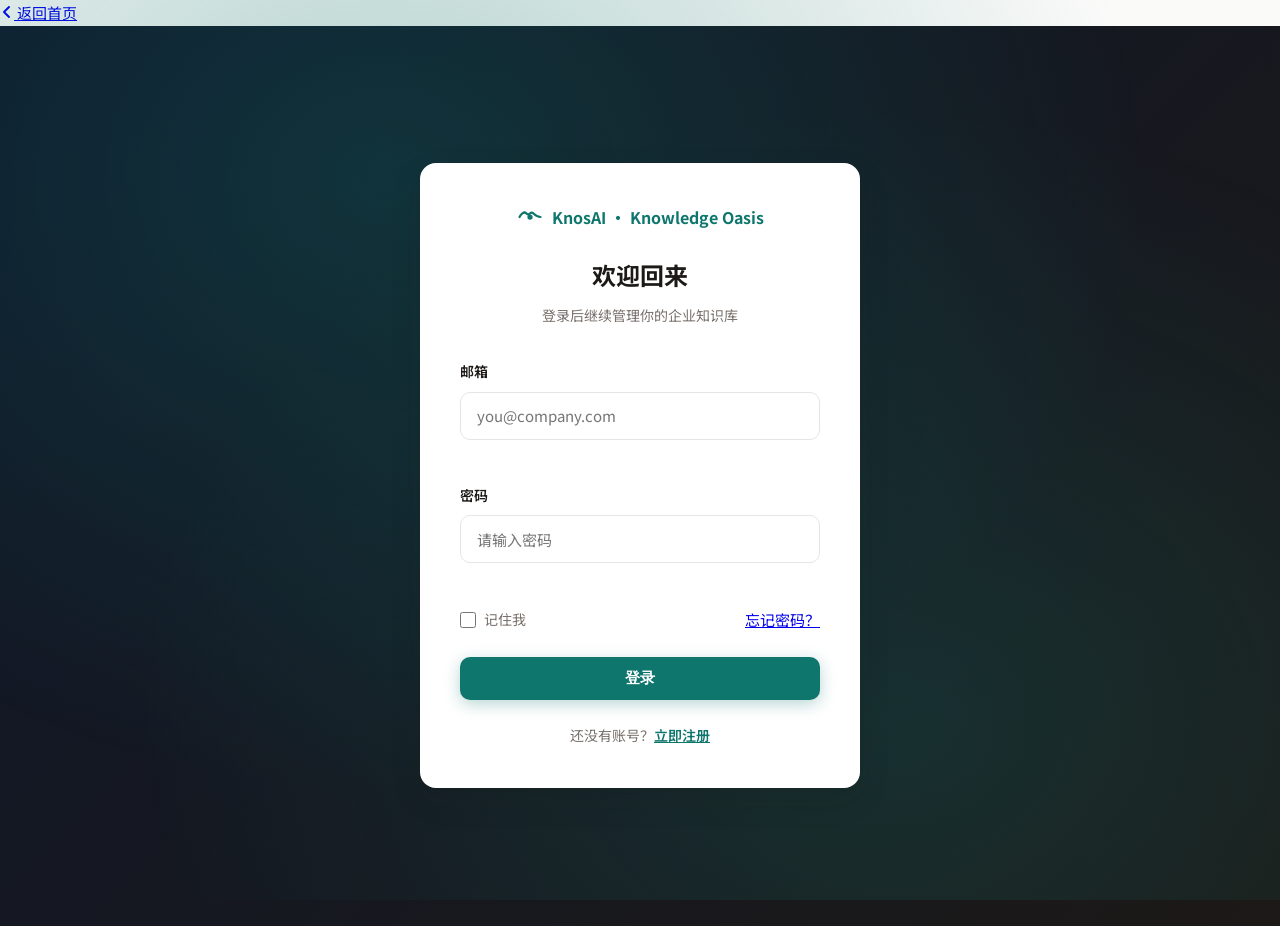
<file: dashboard.html>
<!DOCTYPE html>
<html lang="zh-CN">
<head>
  <meta charset="UTF-8">
  <meta name="viewport" content="width=device-width, initial-scale=1.0">
  <title>控制台 - KnosAI · Knowledge Oasis</title>
  <link href="https://fonts.googleapis.com/css2?family=Noto+Sans+SC:wght@400;500;600;700;900&display=swap" rel="stylesheet">
  <link rel="stylesheet" href="assets/css/auth.css">
  <style>
    /* ==============================
       Dashboard 专属样式
       顶部深色导航 + 卡片网格 + 进度条
       ============================== */

    /* 顶部深色导航（覆盖 auth.css 中 .dashboard-nav 的白底） */
    .dashboard-nav {
      background: linear-gradient(135deg, #0F172A 0%, #1C1917 100%);
      border-bottom: 1px solid rgba(255,255,255,0.06);
      padding: 14px 48px;
    }
    .dashboard-nav .dashboard-logo { color: #FAFAF9; }
    .dashboard-nav .dashboard-logo svg path { stroke: #14B8A6; }
    .dashboard-nav .dashboard-logo svg circle { fill: #F97316; }
    .dashboard-nav .dashboard-username { color: #A8A29E; }
    .dashboard-nav .btn-logout {
      border-color: rgba(255,255,255,0.15);
      color: #A8A29E;
    }
    .dashboard-nav .btn-logout:hover {
      border-color: #14B8A6;
      color: #14B8A6;
      background: rgba(20,184,166,0.08);
    }

    /* 主内容容器加宽 */
    .dashboard-content {
      max-width: 1200px;
      padding: 32px 48px 64px;
    }

    /* ========== 页面标题区 ========== */
    .page-header {
      display: flex; align-items: flex-end; justify-content: space-between;
      flex-wrap: wrap; gap: 16px; margin-bottom: 28px;
    }
    .page-title {
      font-size: 24px; font-weight: 700; color: var(--text-dark);
    }
    .page-subtitle {
      font-size: 14px; color: var(--text-muted); margin-top: 4px;
    }
    .page-meta {
      font-size: 13px; color: var(--text-muted);
      display: inline-flex; align-items: center; gap: 6px;
      padding: 6px 12px; background: white;
      border: 1px solid var(--border); border-radius: var(--radius-full);
    }
    .page-meta-dot {
      width: 8px; height: 8px; border-radius: 50%;
      background: var(--success); display: inline-block;
    }

    /* ========== 通用卡片 ========== */
    .card {
      background: white; border-radius: var(--radius-lg);
      padding: 24px; box-shadow: var(--shadow-sm);
      transition: all 0.2s ease;
    }
    .card:hover { box-shadow: var(--shadow-md); }
    .card-header {
      display: flex; align-items: center; justify-content: space-between;
      margin-bottom: 20px;
    }
    .card-title {
      font-size: 16px; font-weight: 700; color: var(--text-dark);
      display: flex; align-items: center; gap: 8px;
    }
    .card-title-icon {
      width: 32px; height: 32px; border-radius: var(--radius-md);
      display: inline-flex; align-items: center; justify-content: center;
      font-size: 16px;
    }
    .card-title-icon.teal { background: rgba(15,118,110,0.1); color: var(--primary); }
    .card-title-icon.orange { background: rgba(249,115,22,0.1); color: var(--accent); }
    .card-title-icon.blue { background: rgba(59,130,246,0.1); color: #3B82F6; }
    .card-title-icon.purple { background: rgba(168,85,247,0.1); color: #A855F7; }
    .card-action {
      font-size: 13px; color: var(--primary); font-weight: 600;
      text-decoration: none; cursor: pointer;
    }
    .card-action:hover { text-decoration: underline; }

    /* ========== 网格布局 ========== */
    .grid {
      display: grid; gap: 24px; margin-bottom: 24px;
    }
    .grid-top { grid-template-columns: 1fr 2fr; }
    .grid-features { grid-template-columns: repeat(4, 1fr); }
    .grid-bottom { grid-template-columns: 2fr 1fr; }

    /* ========== 公司信息卡片 ========== */
    .company-info {
      display: flex; flex-direction: column; gap: 16px;
    }
    .company-name {
      font-size: 20px; font-weight: 700; color: var(--text-dark);
    }
    .company-tags { display: flex; flex-wrap: wrap; gap: 8px; }
    .tag {
      display: inline-flex; align-items: center; gap: 4px;
      padding: 4px 10px; font-size: 12px; font-weight: 500;
      border-radius: var(--radius-full);
      background: var(--bg-light); color: var(--text-muted);
    }
    .tag.teal { background: rgba(15,118,110,0.1); color: var(--primary); }
    .tag.orange { background: rgba(249,115,22,0.1); color: var(--accent); }
    .company-stat {
      display: flex; gap: 20px; padding-top: 16px;
      border-top: 1px solid var(--border);
    }
    .company-stat-item { flex: 1; }
    .company-stat-num {
      font-size: 24px; font-weight: 700; color: var(--text-dark);
      line-height: 1.2;
    }
    .company-stat-label {
      font-size: 12px; color: var(--text-muted); margin-top: 2px;
    }

    /* ========== 站点管理卡片 ========== */
    .station-list {
      display: grid; gap: 14px;
    }
    .station-card {
      display: flex; align-items: center; gap: 16px;
      padding: 16px; border-radius: var(--radius-md);
      background: var(--bg-warm);
      border: 1px solid transparent;
      transition: all 0.2s; cursor: pointer;
    }
    .station-card:hover {
      background: white; border-color: var(--primary);
      transform: translateY(-1px); box-shadow: var(--shadow-sm);
    }
    .station-avatar {
      width: 44px; height: 44px; border-radius: var(--radius-md);
      display: flex; align-items: center; justify-content: center;
      font-size: 20px; font-weight: 700; color: white; flex-shrink: 0;
    }
    .station-avatar.s1 { background: linear-gradient(135deg, #0F766E 0%, #14B8A6 100%); }
    .station-avatar.s2 { background: linear-gradient(135deg, #F97316 0%, #FB923C 100%); }
    .station-avatar.s3 { background: linear-gradient(135deg, #3B82F6 0%, #60A5FA 100%); }
    .station-avatar.s4 { background: linear-gradient(135deg, #A855F7 0%, #C084FC 100%); }
    .station-avatar.s5 { background: linear-gradient(135deg, #10B981 0%, #34D399 100%); }
    .station-info { flex: 1; min-width: 0; }
    .station-name {
      font-size: 15px; font-weight: 600; color: var(--text-dark);
      margin-bottom: 4px; display: flex; align-items: center; gap: 8px;
    }
    .station-meta {
      font-size: 12px; color: var(--text-muted);
      display: flex; flex-wrap: wrap; gap: 8px 12px;
    }
    .station-meta-item { display: inline-flex; align-items: center; gap: 4px; }
    .station-progress {
      display: flex; flex-direction: column; align-items: flex-end; gap: 4px;
      min-width: 100px; flex-shrink: 0;
    }
    .progress-bar {
      width: 100%; height: 6px; background: var(--bg-light);
      border-radius: var(--radius-full); overflow: hidden;
    }
    .progress-fill {
      height: 100%; border-radius: var(--radius-full);
      background: linear-gradient(90deg, #0F766E 0%, #14B8A6 100%);
      transition: width 0.4s ease;
    }
    .progress-fill.warning {
      background: linear-gradient(90deg, #F97316 0%, #FB923C 100%);
    }
    .progress-fill.danger {
      background: linear-gradient(90deg, #EF4444 0%, #F87171 100%);
    }
    .progress-text {
      font-size: 12px; color: var(--text-muted); font-weight: 600;
    }

    .add-station-btn {
      display: flex; align-items: center; justify-content: center; gap: 8px;
      padding: 14px; border: 1.5px dashed var(--border);
      border-radius: var(--radius-md); background: transparent;
      color: var(--text-muted); font-size: 14px; font-weight: 500;
      cursor: pointer; transition: all 0.2s; font-family: inherit;
    }
    .add-station-btn:hover {
      border-color: var(--primary); color: var(--primary);
      background: rgba(15,118,110,0.04);
    }
    .add-station-icon {
      width: 24px; height: 24px; border-radius: 50%;
      background: var(--primary); color: white;
      display: inline-flex; align-items: center; justify-content: center;
      font-size: 16px; line-height: 1;
    }

    /* ========== 快捷功能入口 ========== */
    .feature-card {
      background: white; border-radius: var(--radius-lg);
      padding: 24px 20px; box-shadow: var(--shadow-sm);
      border: 1px solid transparent; cursor: pointer;
      transition: all 0.2s ease;
      display: flex; flex-direction: column; gap: 12px;
      text-decoration: none; color: inherit;
      position: relative; overflow: hidden;
    }
    .feature-card:hover {
      transform: translateY(-3px); box-shadow: var(--shadow-md);
      border-color: var(--primary);
    }
    .feature-icon {
      width: 48px; height: 48px; border-radius: var(--radius-md);
      display: flex; align-items: center; justify-content: center;
      font-size: 24px; flex-shrink: 0;
    }
    .feature-icon.teal { background: linear-gradient(135deg, rgba(15,118,110,0.15) 0%, rgba(20,184,166,0.15) 100%); color: var(--primary); }
    .feature-icon.orange { background: linear-gradient(135deg, rgba(249,115,22,0.15) 0%, rgba(251,146,60,0.15) 100%); color: var(--accent); }
    .feature-icon.purple { background: linear-gradient(135deg, rgba(168,85,247,0.15) 0%, rgba(192,132,252,0.15) 100%); color: #A855F7; }
    .feature-icon.blue { background: linear-gradient(135deg, rgba(59,130,246,0.15) 0%, rgba(96,165,250,0.15) 100%); color: #3B82F6; }
    .feature-title {
      font-size: 15px; font-weight: 700; color: var(--text-dark);
    }
    .feature-desc {
      font-size: 13px; color: var(--text-muted); line-height: 1.5;
      flex: 1;
    }
    .feature-badge {
      position: absolute; top: 16px; right: 16px;
      font-size: 10px; font-weight: 600; padding: 2px 8px;
      border-radius: var(--radius-full);
      background: rgba(249,115,22,0.1); color: var(--accent);
    }
    .feature-arrow {
      font-size: 12px; color: var(--primary); font-weight: 600;
      display: flex; align-items: center; gap: 4px;
    }

    /* ========== 最近活动 / 今日任务 ========== */
    .activity-list { display: flex; flex-direction: column; gap: 14px; }
    .activity-item {
      display: flex; gap: 12px; padding: 12px;
      border-radius: var(--radius-md);
      transition: background 0.2s;
    }
    .activity-item:hover { background: var(--bg-warm); }
    .activity-dot {
      width: 8px; height: 8px; border-radius: 50%;
      background: var(--primary); margin-top: 8px; flex-shrink: 0;
    }
    .activity-dot.orange { background: var(--accent); }
    .activity-dot.gray { background: var(--text-light); }
    .activity-content { flex: 1; min-width: 0; }
    .activity-title {
      font-size: 14px; color: var(--text-dark);
      margin-bottom: 2px; font-weight: 500;
    }
    .activity-meta {
      font-size: 12px; color: var(--text-muted);
    }
    .activity-time {
      font-size: 12px; color: var(--text-light);
      white-space: nowrap; flex-shrink: 0;
    }

    /* ========== 知识库概览迷你卡 ========== */
    .overview-mini {
      display: flex; flex-direction: column; gap: 16px;
    }
    .overview-mini-item {
      display: flex; align-items: center; justify-content: space-between;
      padding: 12px 0; border-bottom: 1px solid var(--border);
    }
    .overview-mini-item:last-child { border-bottom: none; }
    .overview-mini-label {
      font-size: 13px; color: var(--text-muted);
    }
    .overview-mini-value {
      font-size: 16px; font-weight: 700; color: var(--text-dark);
    }

    /* ========== 响应式 ========== */
    @media (max-width: 1024px) {
      .grid-top { grid-template-columns: 1fr; }
      .grid-features { grid-template-columns: repeat(2, 1fr); }
      .grid-bottom { grid-template-columns: 1fr; }
    }
    @media (max-width: 768px) {
      .dashboard-nav { padding: 14px 20px; }
      .dashboard-content { padding: 24px 20px 48px; }
      .grid-top,
      .grid-features,
      .grid-bottom { grid-template-columns: 1fr; }
      .page-header { flex-direction: column; align-items: flex-start; }
      .station-card { flex-wrap: wrap; }
      .station-progress { width: 100%; align-items: stretch; }
      .company-stat { gap: 12px; }
    }
  </style>
</head>
<body>
  <div class="dashboard-page" id="dashboard-page">
    <nav class="dashboard-nav">
      <a href="index.html" class="dashboard-logo">
        <svg viewBox="0 0 32 32" fill="none">
          <path d="M4 16C4 16 8 8 12 12C16 16 16 8 20 12C24 16 28 16 28 16" stroke="#14B8A6" stroke-width="2.5" stroke-linecap="round"/>
          <circle cx="16" cy="16" r="3" fill="#F97316"/>
        </svg>
        KnosAI · Knowledge Oasis
      </a>
      <div class="dashboard-user">
        <div class="dashboard-username" id="dashboard-username"></div>
        <button type="button" class="btn-logout" id="logout-btn">退出</button>
      </div>
    </nav>

    <main class="dashboard-content">
      <!-- 页面标题 -->
      <div class="page-header">
        <div>
          <h1 class="page-title">控制台</h1>
          <p class="page-subtitle">管理你的站点、构建企业专属知识库</p>
        </div>
        <div class="page-meta">
          <span class="page-meta-dot"></span>
          <span id="today-date">加载中...</span>
        </div>
      </div>

      <!-- 第一行：公司信息 + 站点管理 -->
      <div class="grid grid-top">
        <!-- 公司信息卡片 -->
        <div class="card">
          <div class="card-header">
            <div class="card-title">
              <span class="card-title-icon teal">🏢</span>
              公司信息
            </div>
          </div>
          <div class="company-info">
            <div class="company-name" id="company-name">--</div>
            <div class="company-tags">
              <span class="tag teal" id="company-industry">--</span>
              <span class="tag">首期行业</span>
            </div>
            <div class="company-stat">
              <div class="company-stat-item">
                <div class="company-stat-num" id="stat-stations">5</div>
                <div class="company-stat-label">托管站点</div>
              </div>
              <div class="company-stat-item">
                <div class="company-stat-num" id="stat-docs">128</div>
                <div class="company-stat-label">知识文档</div>
              </div>
              <div class="company-stat-item">
                <div class="company-stat-num" id="stat-qa">42</div>
                <div class="company-stat-label">问答条目</div>
              </div>
            </div>
          </div>
        </div>

        <!-- 站点管理卡片 -->
        <div class="card">
          <div class="card-header">
            <div class="card-title">
              <span class="card-title-icon orange">🏭</span>
              我的站点
            </div>
            <a href="#" class="card-action" onclick="event.preventDefault();">查看全部 →</a>
          </div>
          <div class="station-list" id="station-list">
            <!-- 由 JS 渲染 -->
          </div>
          <div style="margin-top: 14px;">
            <button type="button" class="add-station-btn" id="add-station-btn">
              <span class="add-station-icon">+</span>
              添加新站点
            </button>
          </div>
        </div>
      </div>

      <!-- 第二行：快捷功能入口 -->
      <div class="grid grid-features">
        <a href="pages/qa.html" class="feature-card" data-feature="qa">
          <div class="feature-icon teal">💬</div>
          <div class="feature-title">引导式问答</div>
          <div class="feature-desc">通过 20-30 个问题挖掘老师傅的隐性经验</div>
          <div class="feature-badge">阶段 4</div>
          <div class="feature-arrow">即将上线 →</div>
        </a>

        <a href="pages/upload.html" class="feature-card" data-feature="upload">
          <div class="feature-icon orange">📄</div>
          <div class="feature-title">文档上传</div>
          <div class="feature-desc">支持 Word / PDF / Excel / MD 批量解析入库</div>
          <div class="feature-badge">阶段 5</div>
          <div class="feature-arrow">即将上线 →</div>
        </a>

        <a href="pages/ai.html" class="feature-card" data-feature="ai">
          <div class="feature-icon purple">🤖</div>
          <div class="feature-title">AI 智能问答</div>
          <div class="feature-desc">基于企业知识库的 7×24 智能应答</div>
          <div class="feature-badge">阶段 6/7</div>
          <div class="feature-arrow">即将上线 →</div>
        </a>

        <a href="pages/overview.html" class="feature-card" data-feature="overview">
          <div class="feature-icon blue">📊</div>
          <div class="feature-title">知识库概览</div>
          <div class="feature-desc">查看文档/问答/补全进度的全景视图</div>
          <div class="feature-badge">阶段 7</div>
          <div class="feature-arrow">即将上线 →</div>
        </a>
      </div>

      <!-- 第三行：今日任务 + 知识库概览迷你卡 -->
      <div class="grid grid-bottom">
        <div class="card">
          <div class="card-header">
            <div class="card-title">
              <span class="card-title-icon blue">📌</span>
              今日任务
            </div>
            <a href="#" class="card-action" onclick="event.preventDefault();">全部 →</a>
          </div>
          <div class="activity-list" id="activity-list">
            <!-- 由 JS 渲染 -->
          </div>
        </div>

        <div class="card">
          <div class="card-header">
            <div class="card-title">
              <span class="card-title-icon purple">📊</span>
              知识库概览
            </div>
          </div>
          <div class="overview-mini">
            <div class="overview-mini-item">
              <span class="overview-mini-label">文档总数</span>
              <span class="overview-mini-value" id="mini-docs">128</span>
            </div>
            <div class="overview-mini-item">
              <span class="overview-mini-label">问答条目</span>
              <span class="overview-mini-value" id="mini-qa">42</span>
            </div>
            <div class="overview-mini-item">
              <span class="overview-mini-label">站点完成度</span>
              <span class="overview-mini-value" id="mini-avg">76%</span>
            </div>
            <div class="overview-mini-item">
              <span class="overview-mini-label">待补充知识</span>
              <span class="overview-mini-value" style="color: var(--accent);" id="mini-pending">18</span>
            </div>
          </div>
        </div>
      </div>
    </main>
  </div>

  <script src="assets/js/auth.js"></script>
  <script>
    /* ==============================
       Dashboard 数据与渲染
       ============================== */

    /* 站点 mock 数据（5 个站，覆盖不同客户类型） */
    var mockStations = [
      {
        id: 'st-001',
        name: '龙门浩街道社区卫生服务中心',
        clientType: '医院',
        capacity: '40 m³/d',
        knowledgeProgress: 88,
        avatar: 's1',
        icon: '🏥'
      },
      {
        id: 'st-002',
        name: '南岸区人民医院污水站',
        clientType: '医院',
        capacity: '120 m³/d',
        knowledgeProgress: 72,
        avatar: 's2',
        icon: '🏥'
      },
      {
        id: 'st-003',
        name: '江南人家住宅小区',
        clientType: '小区',
        capacity: '500 m³/d',
        knowledgeProgress: 64,
        avatar: 's3',
        icon: '🏘️'
      },
      {
        id: 'st-004',
        name: '重庆生物医药产业园',
        clientType: '工业园',
        capacity: '800 m³/d',
        knowledgeProgress: 45,
        avatar: 's4',
        icon: '🏭'
      },
      {
        id: 'st-005',
        name: '渝北中医院',
        clientType: '医院',
        capacity: '60 m³/d',
        knowledgeProgress: 92,
        avatar: 's5',
        icon: '🏥'
      }
    ];

    /* 今日任务 mock 数据 */
    var mockActivities = [
      { type: 'primary', title: '为「渝北中医院」补充 5 条应急处理问答', meta: '阶段 4 · 引导式问答', time: '今天 09:00' },
      { type: 'orange', title: '上传 12 份运维巡检 PDF 至「南岸区人民医院」', meta: '阶段 5 · 文档上传', time: '今天 14:00' },
      { type: 'gray', title: '复核「江南人家」知识库完成度（64%）', meta: '每周检查', time: '今天 16:30' },
      { type: 'gray', title: '更新「重庆生物医药产业园」处理规模信息', meta: '基础信息', time: '明天' }
    ];

    /* 渲染站点列表 */
    function renderStations() {
      var listEl = document.getElementById('station-list');
      if (!listEl) return;

      var html = mockStations.map(function (s) {
        var progressClass = s.knowledgeProgress < 50 ? 'danger'
          : s.knowledgeProgress < 75 ? 'warning' : '';
        return ''
          + '<div class="station-card" data-station-id="' + s.id + '">'
          + '  <div class="station-avatar ' + s.avatar + '">' + s.icon + '</div>'
          + '  <div class="station-info">'
          + '    <div class="station-name">' + s.name + '</div>'
          + '    <div class="station-meta">'
          + '      <span class="station-meta-item">🏷️ ' + s.clientType + '</span>'
          + '      <span class="station-meta-item">⚙️ ' + s.capacity + '</span>'
          + '    </div>'
          + '  </div>'
          + '  <div class="station-progress">'
          + '    <div class="progress-bar"><div class="progress-fill ' + progressClass + '" style="width: ' + s.knowledgeProgress + '%"></div></div>'
          + '    <div class="progress-text">' + s.knowledgeProgress + '% 知识库</div>'
          + '  </div>'
          + '</div>';
      }).join('');

      listEl.innerHTML = html;
    }

    /* 渲染今日任务 */
    function renderActivities() {
      var listEl = document.getElementById('activity-list');
      if (!listEl) return;

      var html = mockActivities.map(function (a) {
        return ''
          + '<div class="activity-item">'
          + '  <div class="activity-dot ' + a.type + '"></div>'
          + '  <div class="activity-content">'
          + '    <div class="activity-title">' + a.title + '</div>'
          + '    <div class="activity-meta">' + a.meta + '</div>'
          + '  </div>'
          + '  <div class="activity-time">' + a.time + '</div>'
          + '</div>';
      }).join('');

      listEl.innerHTML = html;
    }

    /* 填充公司信息（从 localStorage 读取登录态） */
    function fillCompanyInfo() {
      var user = null;
      try { user = JSON.parse(localStorage.getItem('knosai_current_user') || 'null'); } catch (e) {}

      var nameEl = document.getElementById('company-name');
      var industryEl = document.getElementById('company-industry');
      if (user) {
        if (nameEl) nameEl.textContent = user.company || user.email || '--';
        if (industryEl) industryEl.textContent = user.industry || '未填写行业';
      } else {
        if (nameEl) nameEl.textContent = '未登录';
        if (industryEl) industryEl.textContent = '--';
      }
    }

    /* 填充今日日期 */
    function fillToday() {
      var el = document.getElementById('today-date');
      if (!el) return;
      var d = new Date();
      var week = ['日', '一', '二', '三', '四', '五', '六'][d.getDay()];
      el.textContent = d.getFullYear() + '-' +
        String(d.getMonth() + 1).padStart(2, '0') + '-' +
        String(d.getDate()).padStart(2, '0') + ' · 周' + week;
    }

    /* 添加站点按钮：阶段占位提示 */
    function bindAddStation() {
      var btn = document.getElementById('add-station-btn');
      if (!btn) return;
      btn.addEventListener('click', function () {
        alert('「添加新站点」功能将在阶段 4（多站点管理）开发时上线，敬请期待。');
      });
    }

    /* 站点点击：阶段占位提示 */
    function bindStationClicks() {
      var listEl = document.getElementById('station-list');
      if (!listEl) return;
      listEl.addEventListener('click', function (e) {
        var card = e.target.closest('.station-card');
        if (!card) return;
        var stationId = card.getAttribute('data-station-id');
        var station = mockStations.find(function (s) { return s.id === stationId; });
        if (station) {
          alert('「' + station.name + '」的知识库详情页将在阶段 4 上线。\n当前知识库完成度：' + station.knowledgeProgress + '%');
        }
      });
    }

    /* 功能入口点击：未开发页面提示 */
    function bindFeatureClicks() {
      var cards = document.querySelectorAll('.feature-card');
      cards.forEach(function (card) {
        card.addEventListener('click', function (e) {
          var feature = card.getAttribute('data-feature');
          var titles = {
            qa: '引导式问答',
            upload: '文档上传',
            ai: 'AI 智能问答',
            overview: '知识库概览'
          };
          e.preventDefault();
          alert('「' + (titles[feature] || feature) + '」模块尚未开发，正在筹备中。\n当前控制台为阶段 2 的功能性骨架。');
        });
      });
    }

    /* 初始化 */
    (function init() {
      fillCompanyInfo();
      fillToday();
      renderStations();
      renderActivities();
      bindAddStation();
      bindStationClicks();
      bindFeatureClicks();
    })();
  </script>
</body>
</html>
</file>
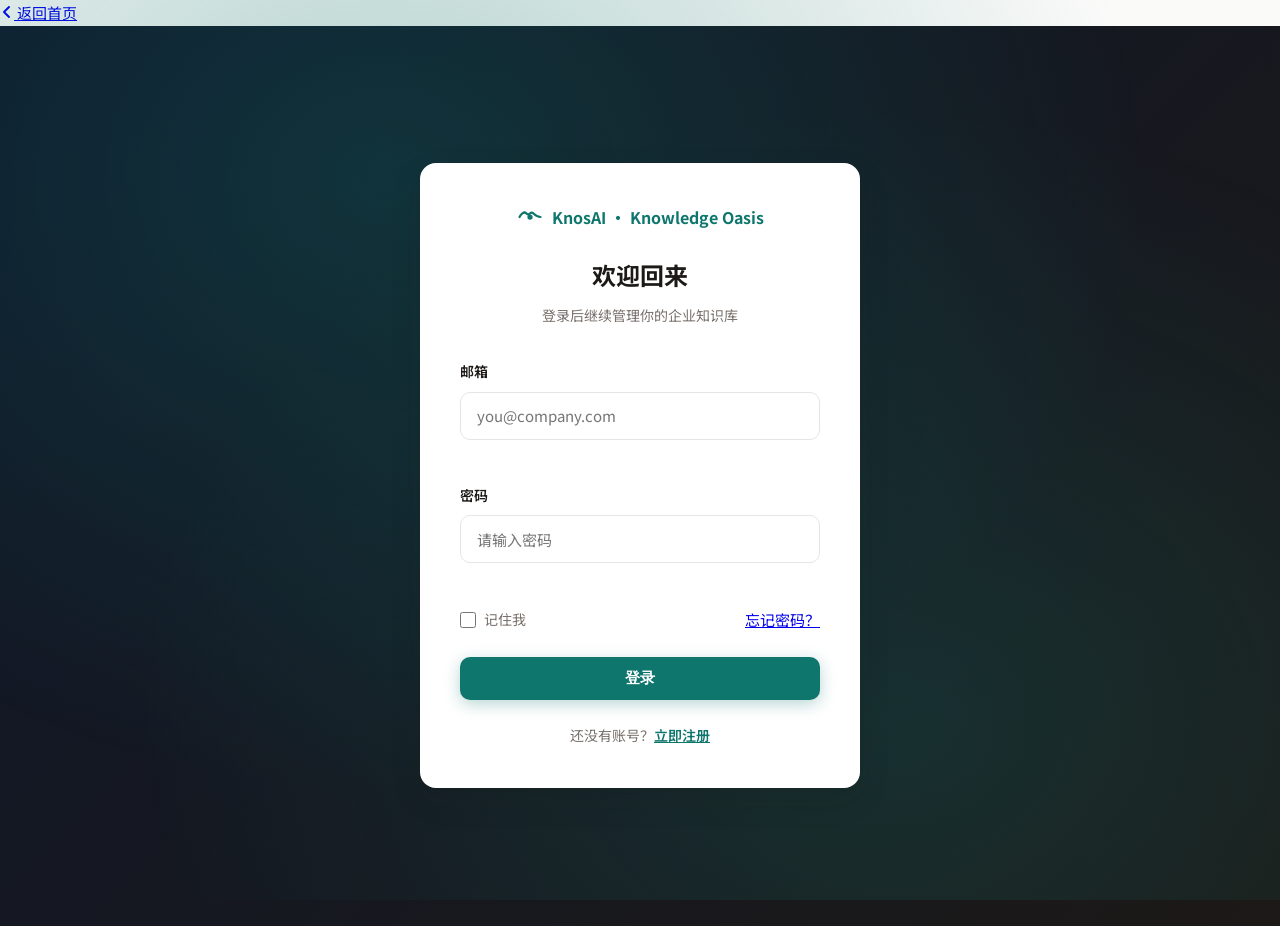
<file: login.html>
<!DOCTYPE html>
<html lang="zh-CN">
<head>
  <meta charset="UTF-8">
  <meta name="viewport" content="width=device-width, initial-scale=1.0">
  <title>登录 - KnosAI · Knowledge Oasis</title>
  <link href="https://fonts.googleapis.com/css2?family=Noto+Sans+SC:wght@400;500;600;700;900&display=swap" rel="stylesheet">
  <link rel="stylesheet" href="assets/css/auth.css">
</head>
<body>
  <a href="index.html" class="back-link">
    <svg width="14" height="14" viewBox="0 0 14 14" fill="none" stroke="currentColor" stroke-width="2">
      <path d="M9 2L4 7l5 5" stroke-linecap="round" stroke-linejoin="round"/>
    </svg>
    返回首页
  </a>

  <div class="auth-page">
    <div class="auth-grid"></div>

    <div class="auth-card">
      <div class="auth-header">
        <a href="index.html" class="auth-logo">
          <svg viewBox="0 0 32 32" fill="none">
            <path d="M4 16C4 16 8 8 12 12C16 16 16 8 20 12C24 16 28 16 28 16" stroke="#0F766E" stroke-width="2.5" stroke-linecap="round"/>
            <circle cx="16" cy="16" r="3" fill="#0F766E"/>
          </svg>
          KnosAI · Knowledge Oasis
        </a>
        <h1 class="auth-title">欢迎回来</h1>
        <p class="auth-subtitle">登录后继续管理你的企业知识库</p>
      </div>

      <div class="alert alert-error" id="global-alert"></div>

      <form id="login-form" novalidate>
        <div class="form-group">
          <label for="email" class="form-label">邮箱</label>
          <input type="email" id="email" name="email" class="form-input"
                 placeholder="you@company.com" autocomplete="email">
          <div class="form-error" id="email-error"></div>
        </div>

        <div class="form-group">
          <label for="password" class="form-label">密码</label>
          <input type="password" id="password" name="password" class="form-input"
                 placeholder="请输入密码" autocomplete="current-password">
          <div class="form-error" id="password-error"></div>
        </div>

        <div class="form-options">
          <div class="form-checkbox">
            <input type="checkbox" id="remember" name="remember">
            <label for="remember">记住我</label>
          </div>
          <a href="#" class="forgot-link">忘记密码？</a>
        </div>

        <button type="submit" class="btn btn-primary btn-block">登录</button>

        <div class="form-footer">
          还没有账号？<a href="register.html">立即注册</a>
        </div>
      </form>
    </div>
  </div>

  <script src="assets/js/auth.js"></script>
</body>
</html>
</file>
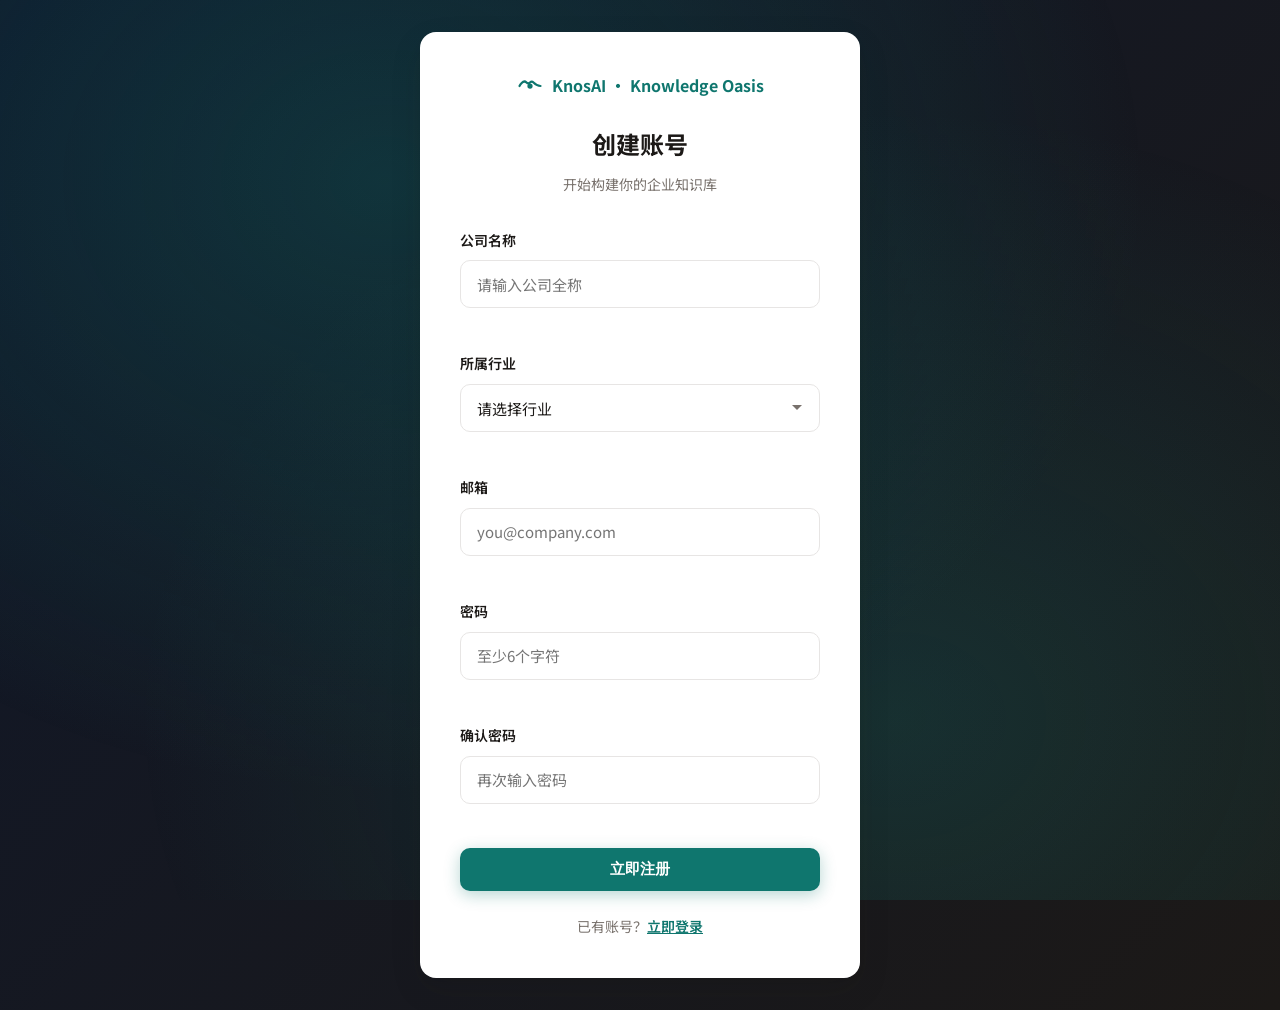
<file: register.html>
<!DOCTYPE html>
<html lang="zh-CN">
<head>
  <meta charset="UTF-8">
  <meta name="viewport" content="width=device-width, initial-scale=1.0">
  <title>注册 - KnosAI · Knowledge Oasis</title>
  <link href="https://fonts.googleapis.com/css2?family=Noto+Sans+SC:wght@400;500;600;700;900&display=swap" rel="stylesheet">
  <link rel="stylesheet" href="assets/css/auth.css">
</head>
<body>
  <div class="auth-page">
    <div class="auth-card">
      <div class="auth-header">
        <a href="index.html" class="auth-logo">
          <svg viewBox="0 0 32 32" fill="none">
            <path d="M4 16C4 16 8 8 12 12C16 16 16 8 20 12C24 16 28 16 28 16" stroke="#0F766E" stroke-width="2.5" stroke-linecap="round"/>
            <circle cx="16" cy="16" r="3" fill="#0F766E"/>
          </svg>
          KnosAI · Knowledge Oasis
        </a>
        <h1 class="auth-title">创建账号</h1>
        <p class="auth-subtitle">开始构建你的企业知识库</p>
      </div>

      <div class="alert alert-error" id="global-alert"></div>

      <form id="register-form" novalidate>
        <div class="form-group">
          <label for="company" class="form-label">公司名称</label>
          <input type="text" id="company" name="company" class="form-input"
                 placeholder="请输入公司全称" autocomplete="organization">
          <div class="form-error" id="company-error"></div>
        </div>

        <div class="form-group">
          <label for="industry" class="form-label">所属行业</label>
          <select id="industry" name="industry" class="form-select">
            <option value="">请选择行业</option>
            <option value="环保-污水处理站运维">环保-污水处理站运维（首期）</option>
            <option value="环保-废气处理">环保-废气处理</option>
            <option value="环保-固废处理">环保-固废处理</option>
            <option value="制造业">制造业</option>
            <option value="医疗">医疗</option>
            <option value="餐饮">餐饮</option>
            <option value="其他">其他</option>
          </select>
          <div class="form-error" id="industry-error"></div>
        </div>

        <div class="form-group">
          <label for="email" class="form-label">邮箱</label>
          <input type="email" id="email" name="email" class="form-input"
                 placeholder="you@company.com" autocomplete="email">
          <div class="form-error" id="email-error"></div>
        </div>

        <div class="form-group">
          <label for="password" class="form-label">密码</label>
          <input type="password" id="password" name="password" class="form-input"
                 placeholder="至少6个字符" autocomplete="new-password">
          <div class="form-error" id="password-error"></div>
        </div>

        <div class="form-group">
          <label for="confirm-password" class="form-label">确认密码</label>
          <input type="password" id="confirm-password" name="confirm-password" class="form-input"
                 placeholder="再次输入密码" autocomplete="new-password">
          <div class="form-error" id="confirm-error"></div>
        </div>

        <button type="submit" class="btn btn-primary btn-block">立即注册</button>

        <div class="form-footer">
          已有账号？<a href="login.html">立即登录</a>
        </div>
      </form>
    </div>
  </div>
  <script src="assets/js/auth.js"></script>
</body>
</html>
</file>
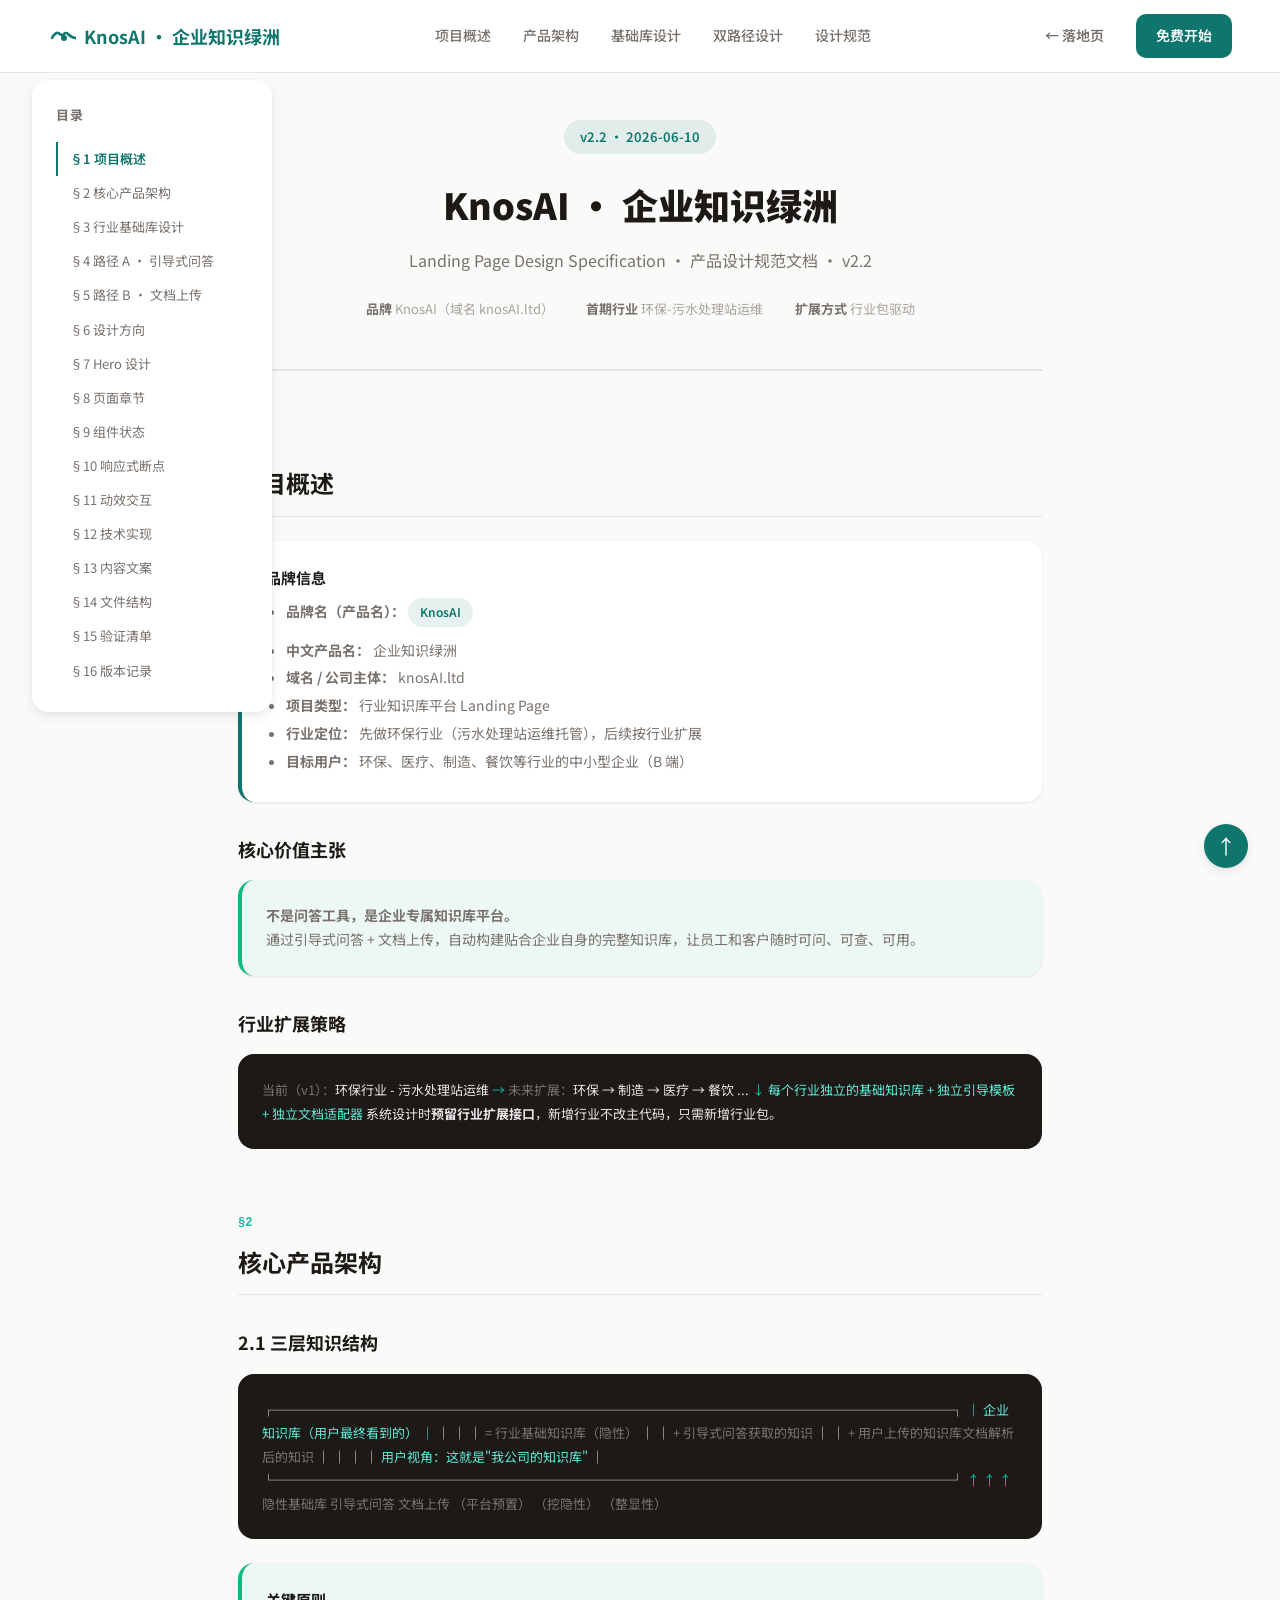
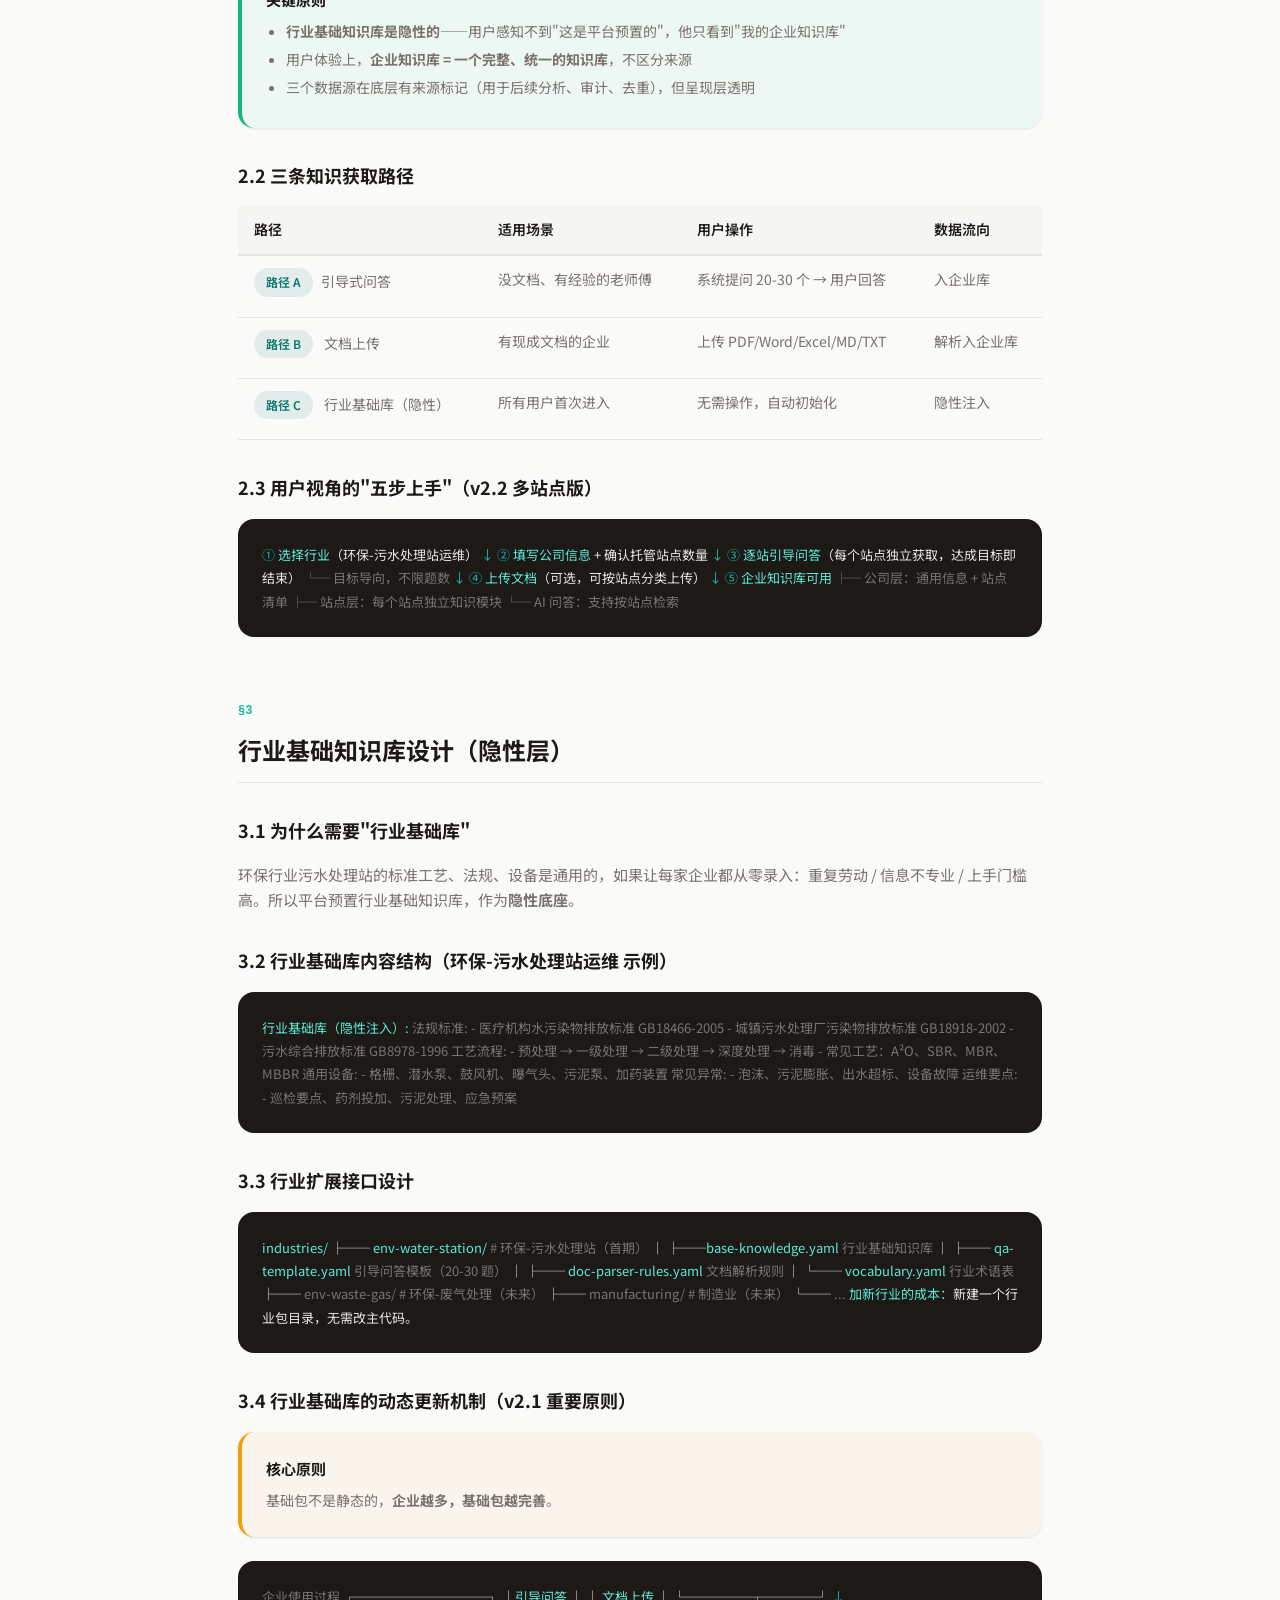
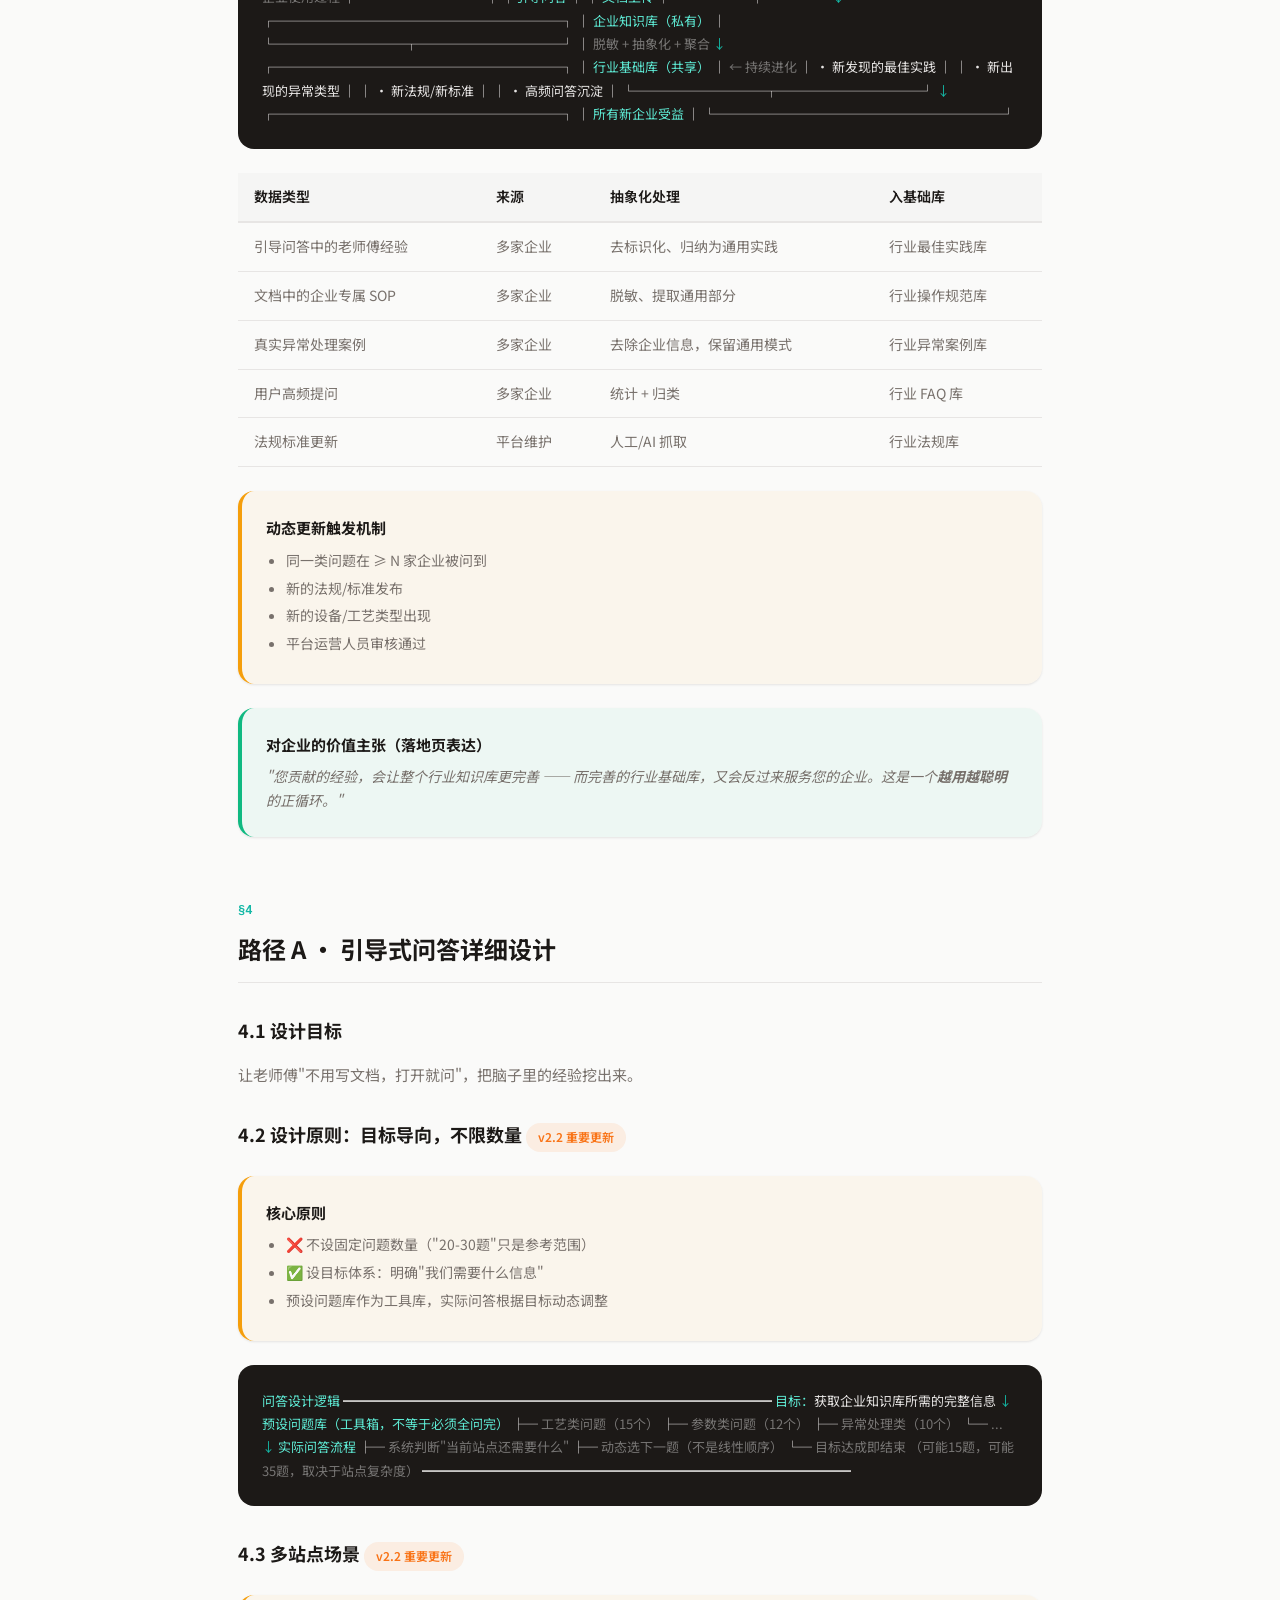
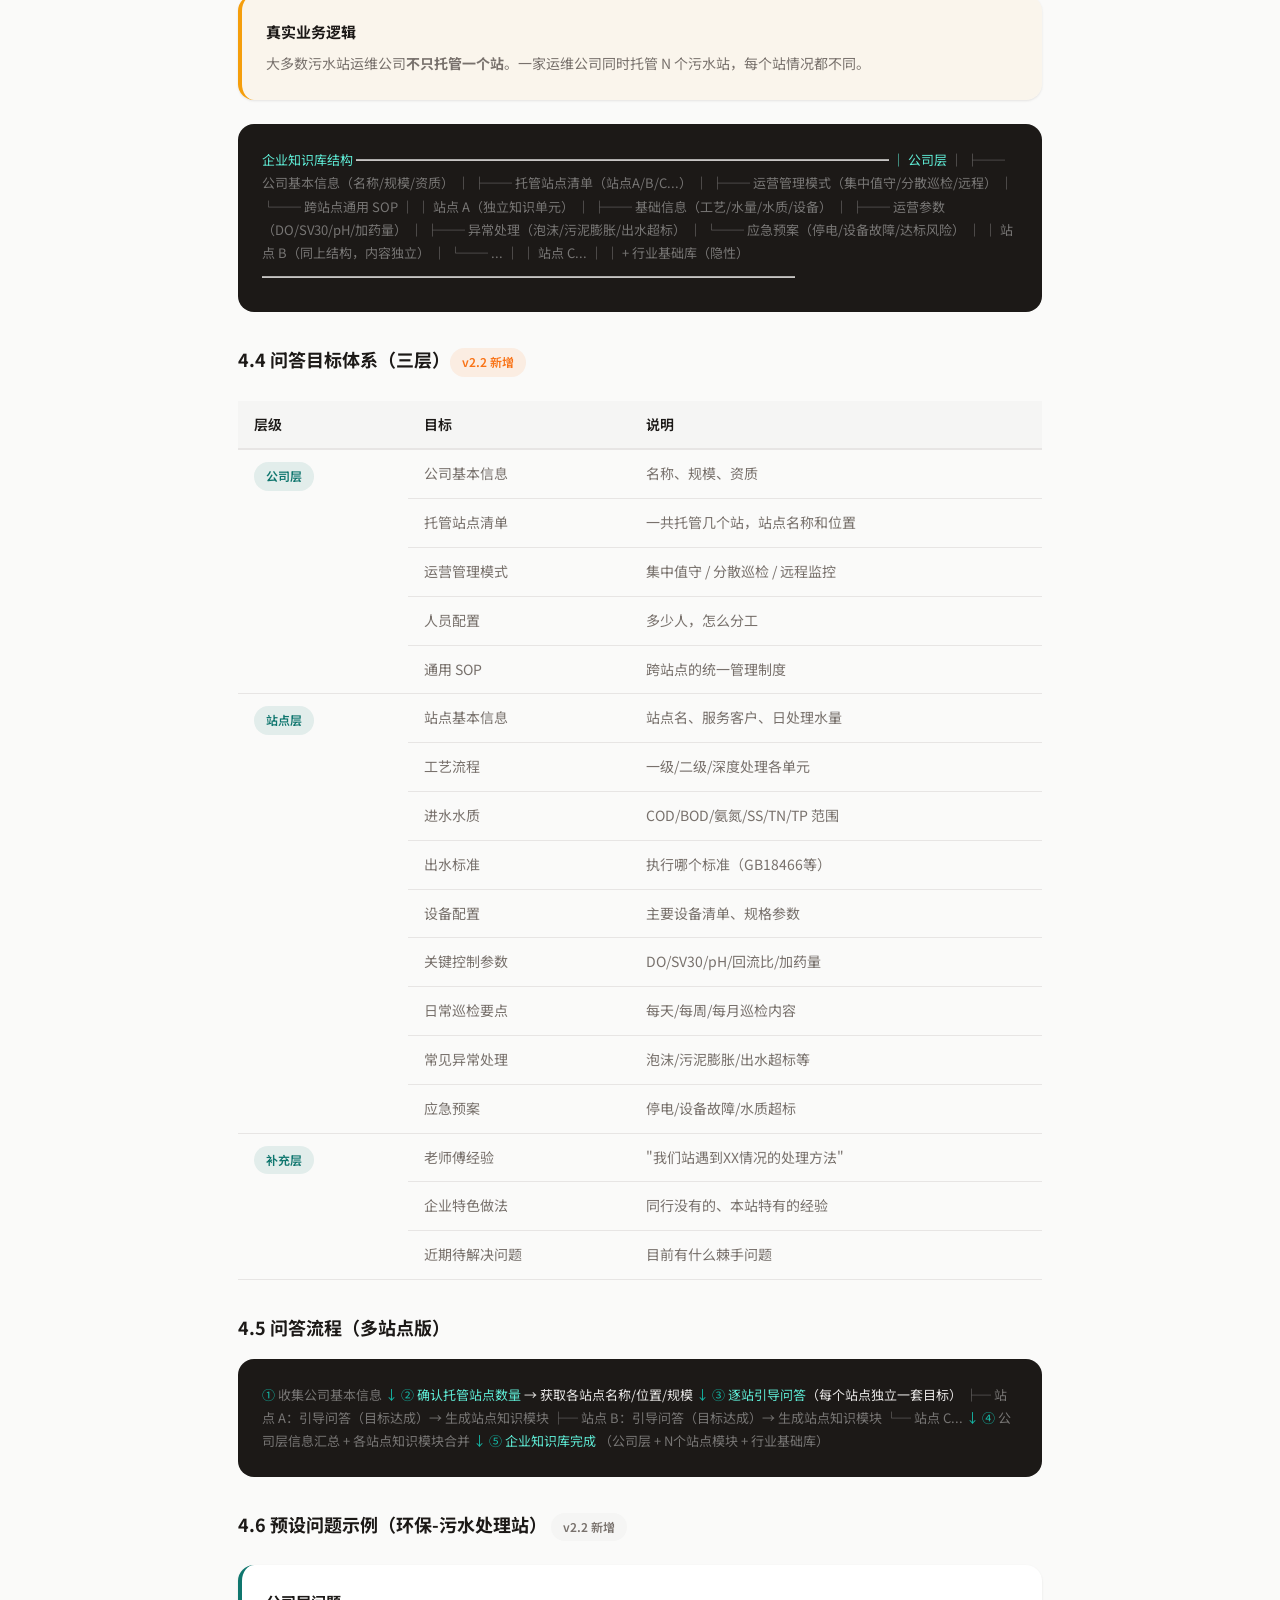
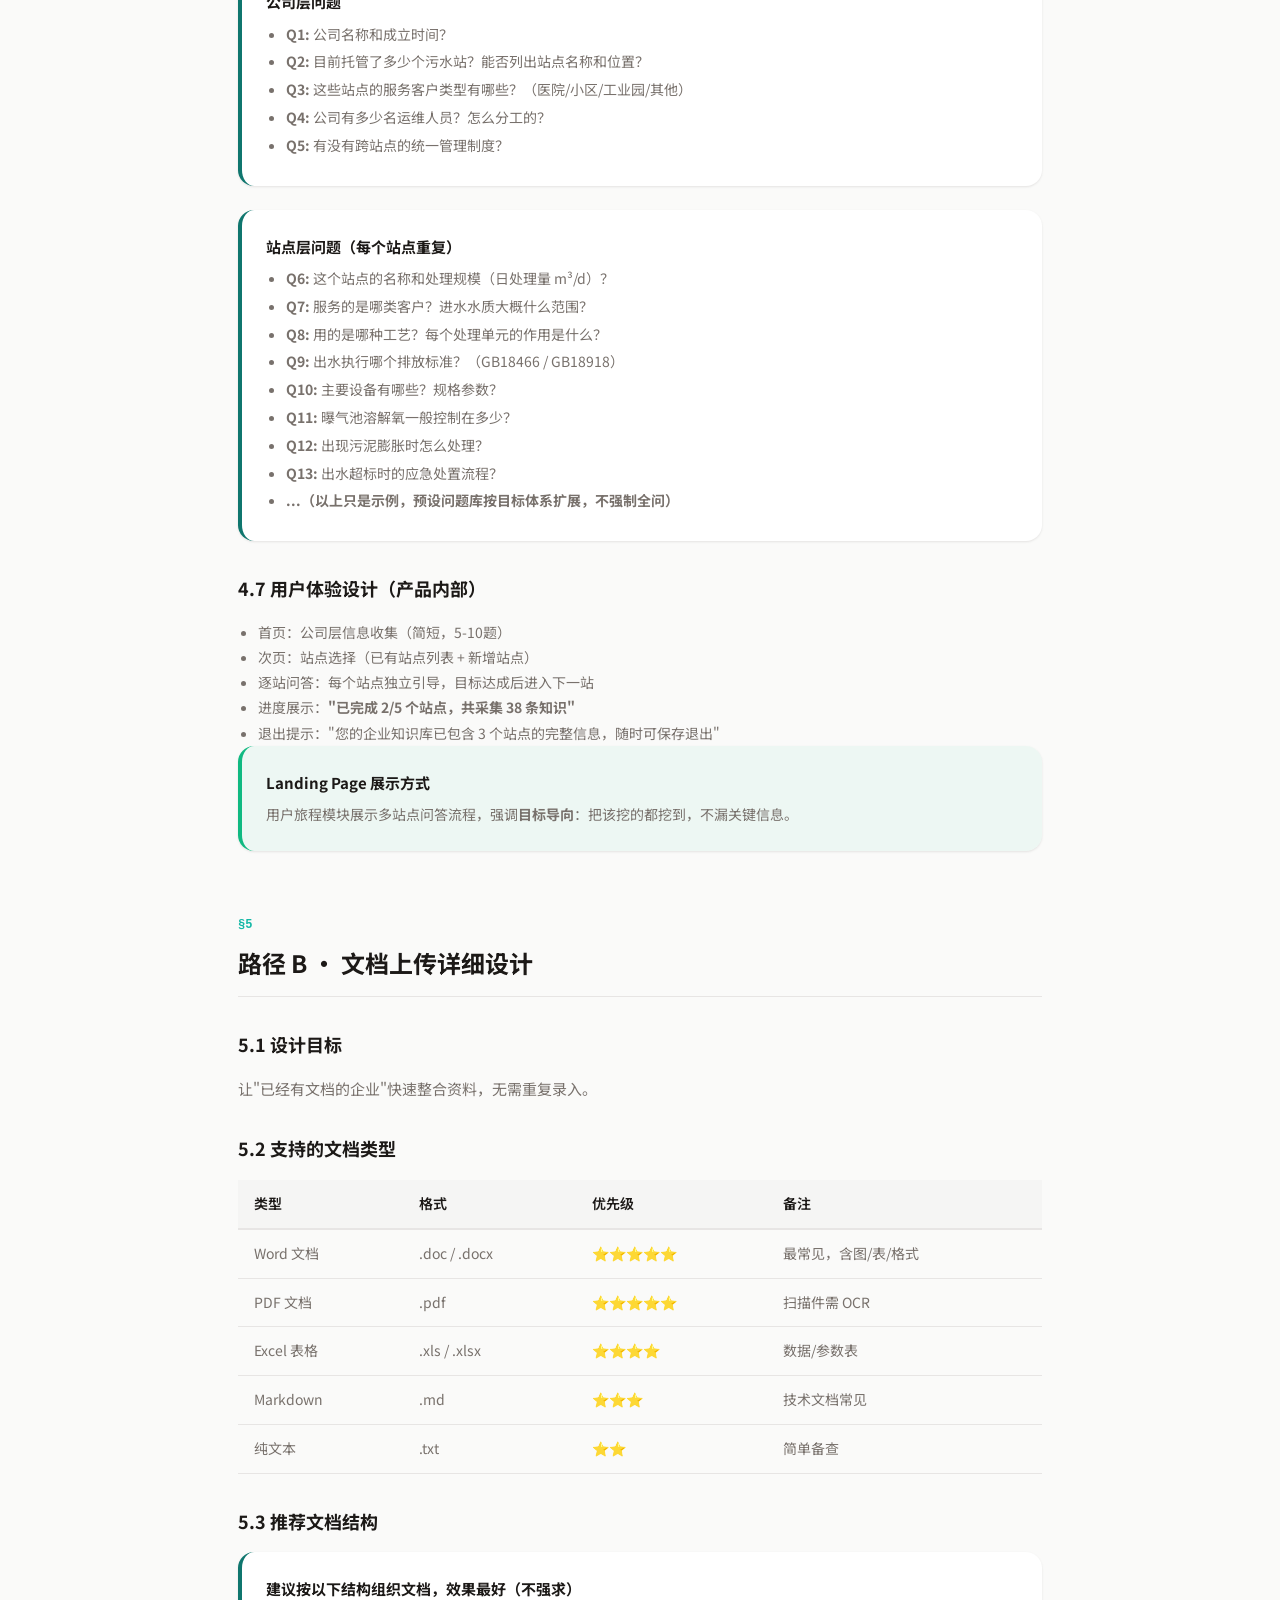
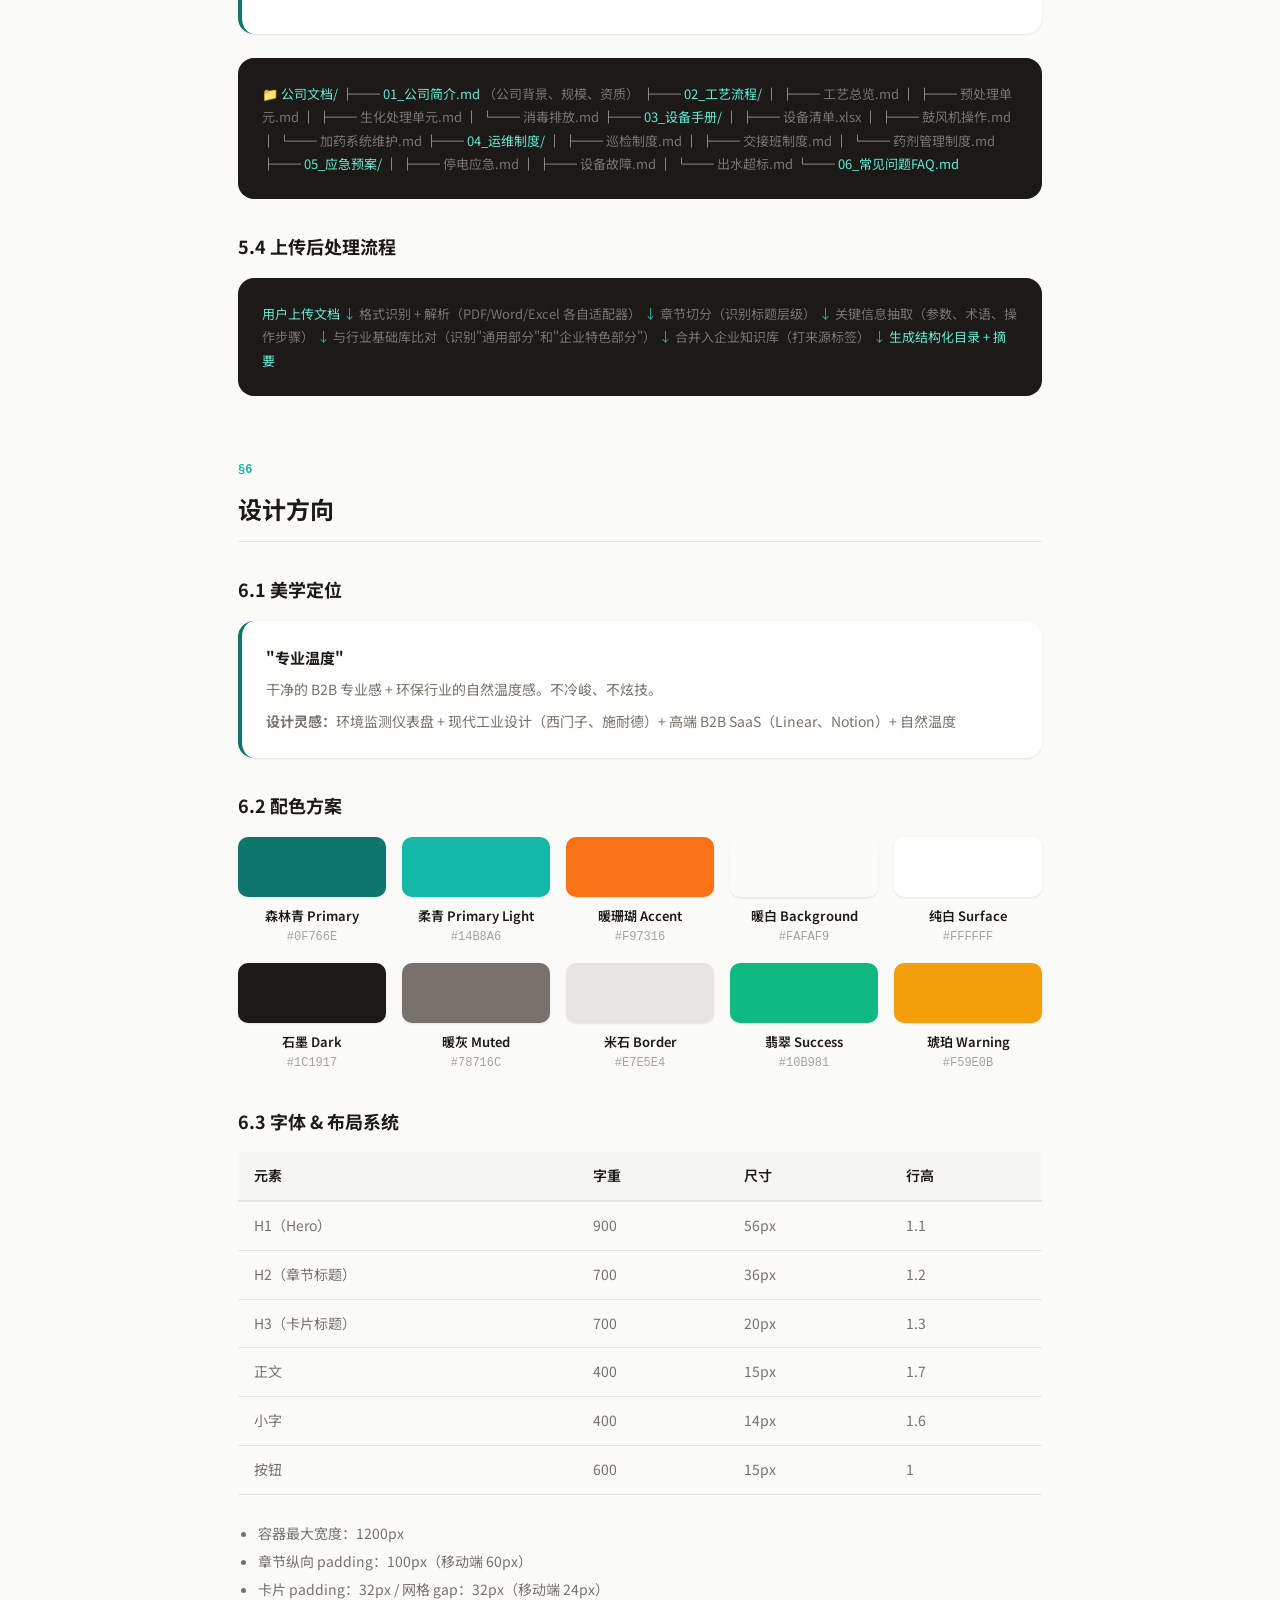
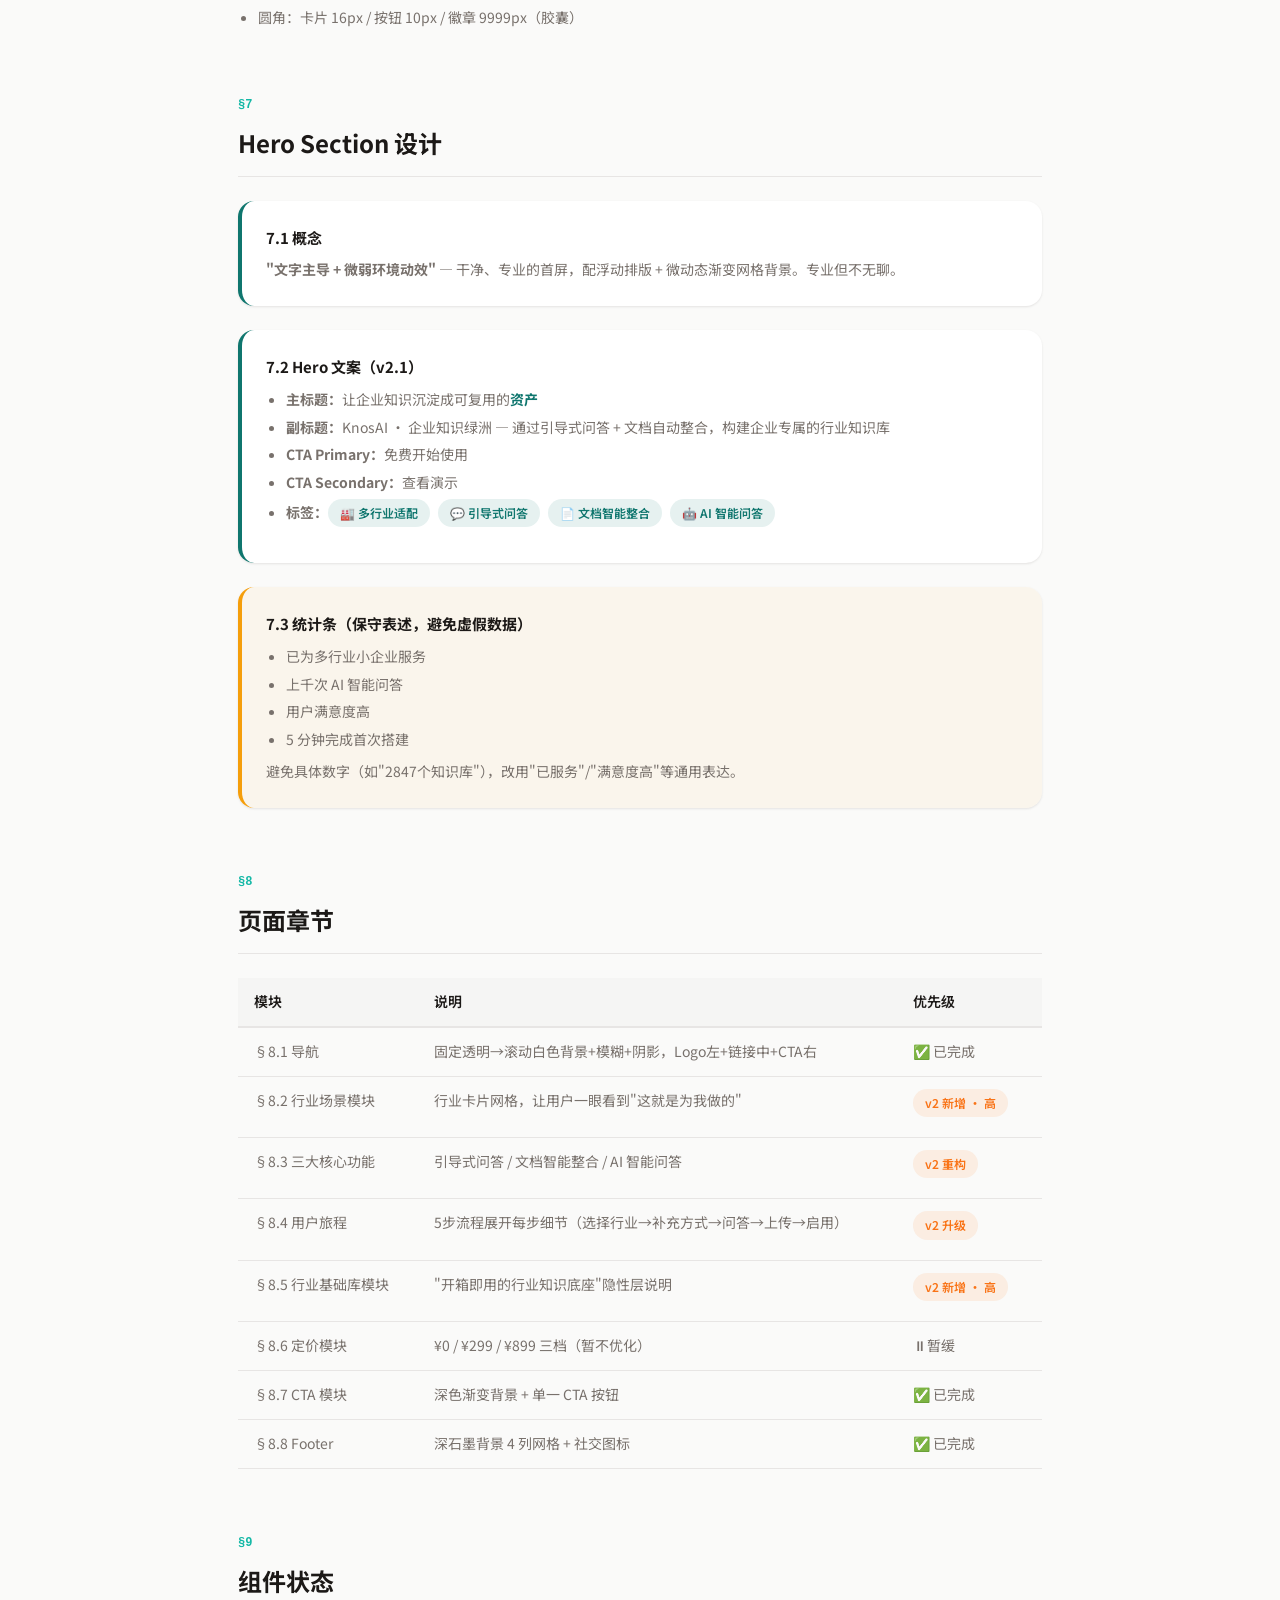
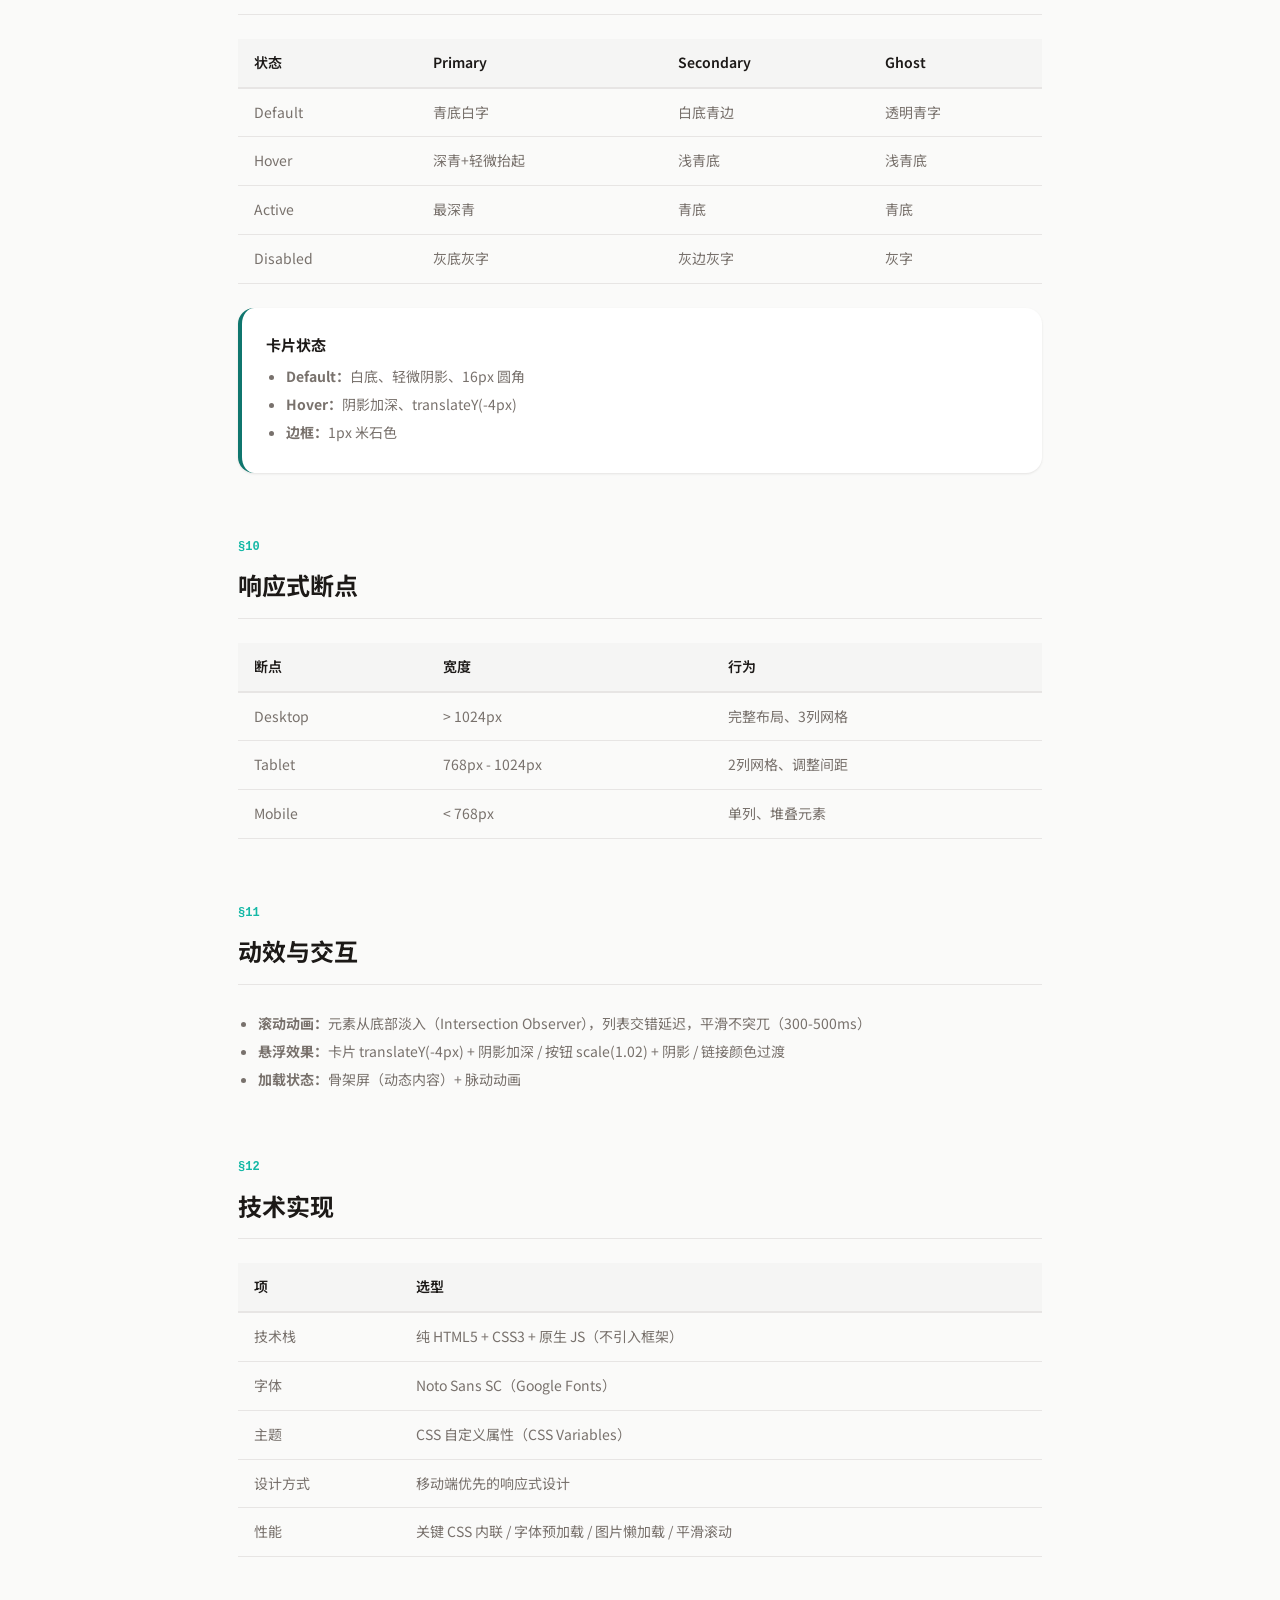
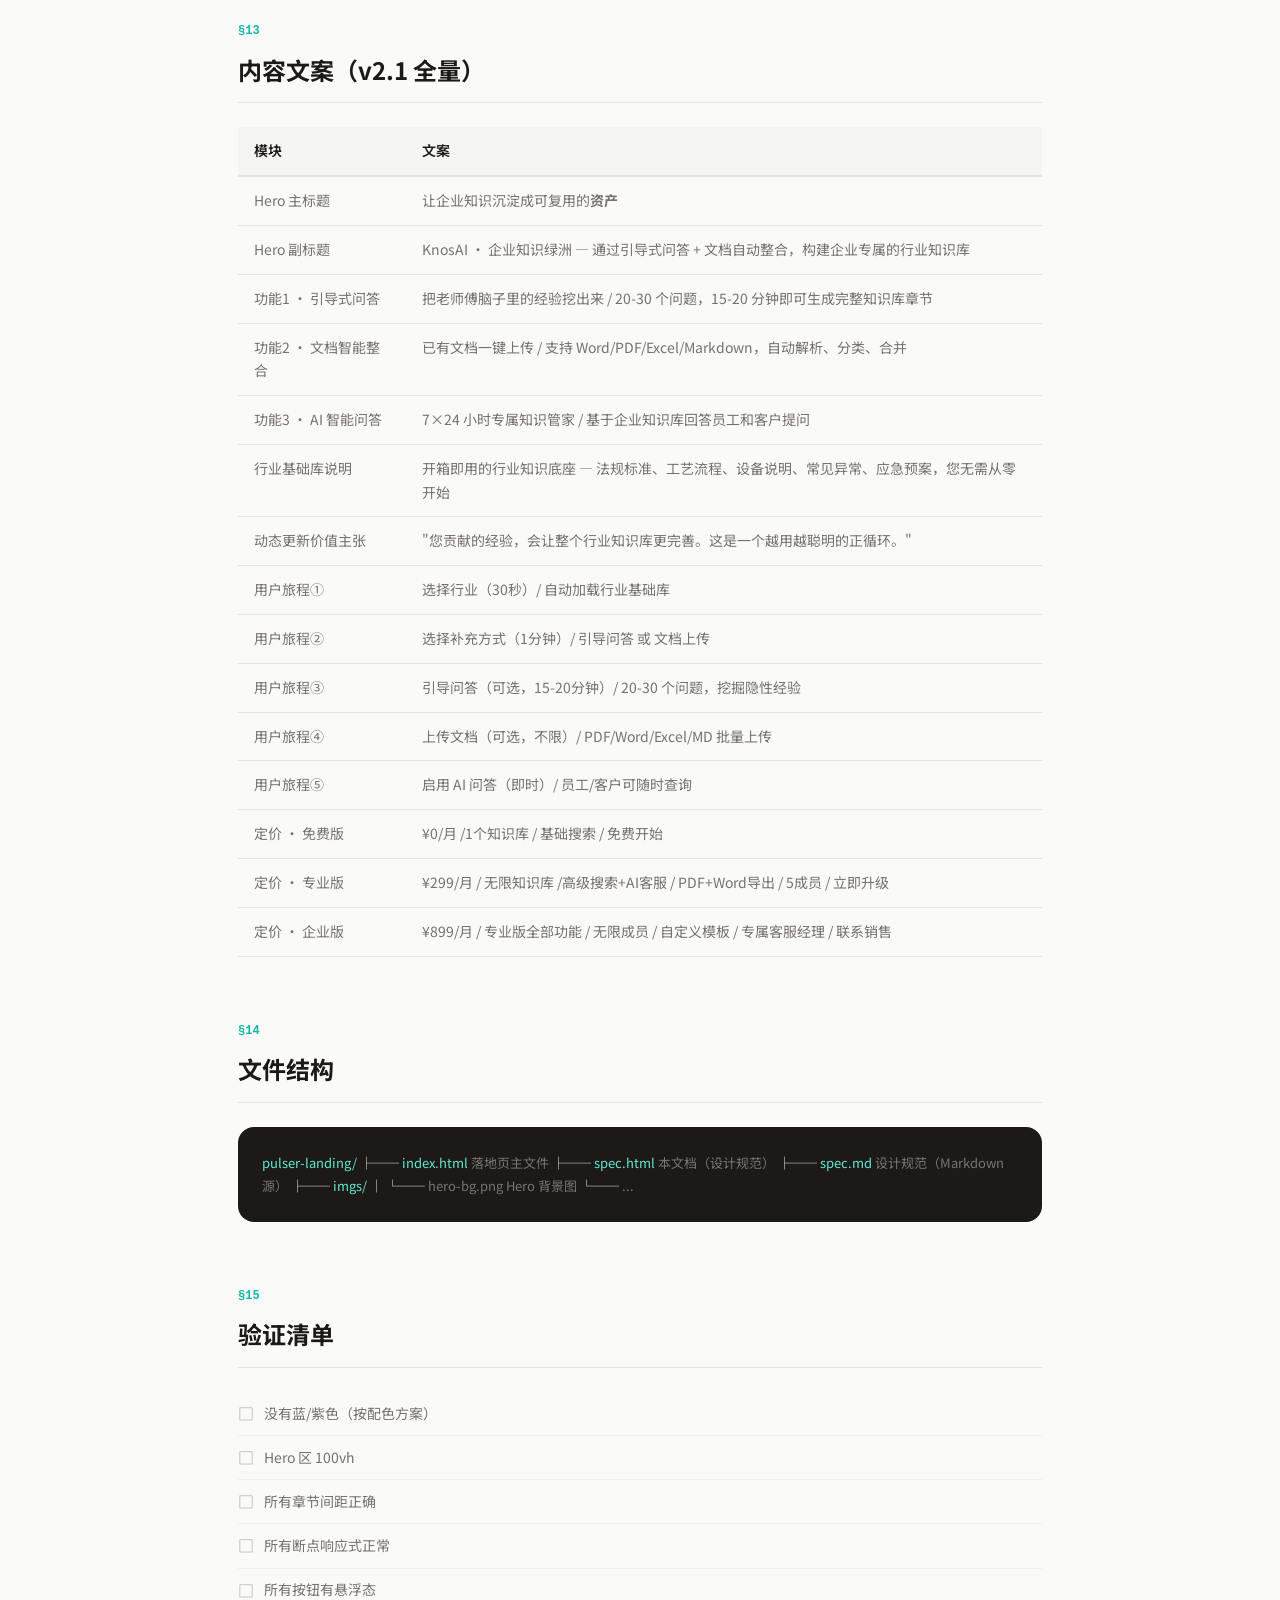
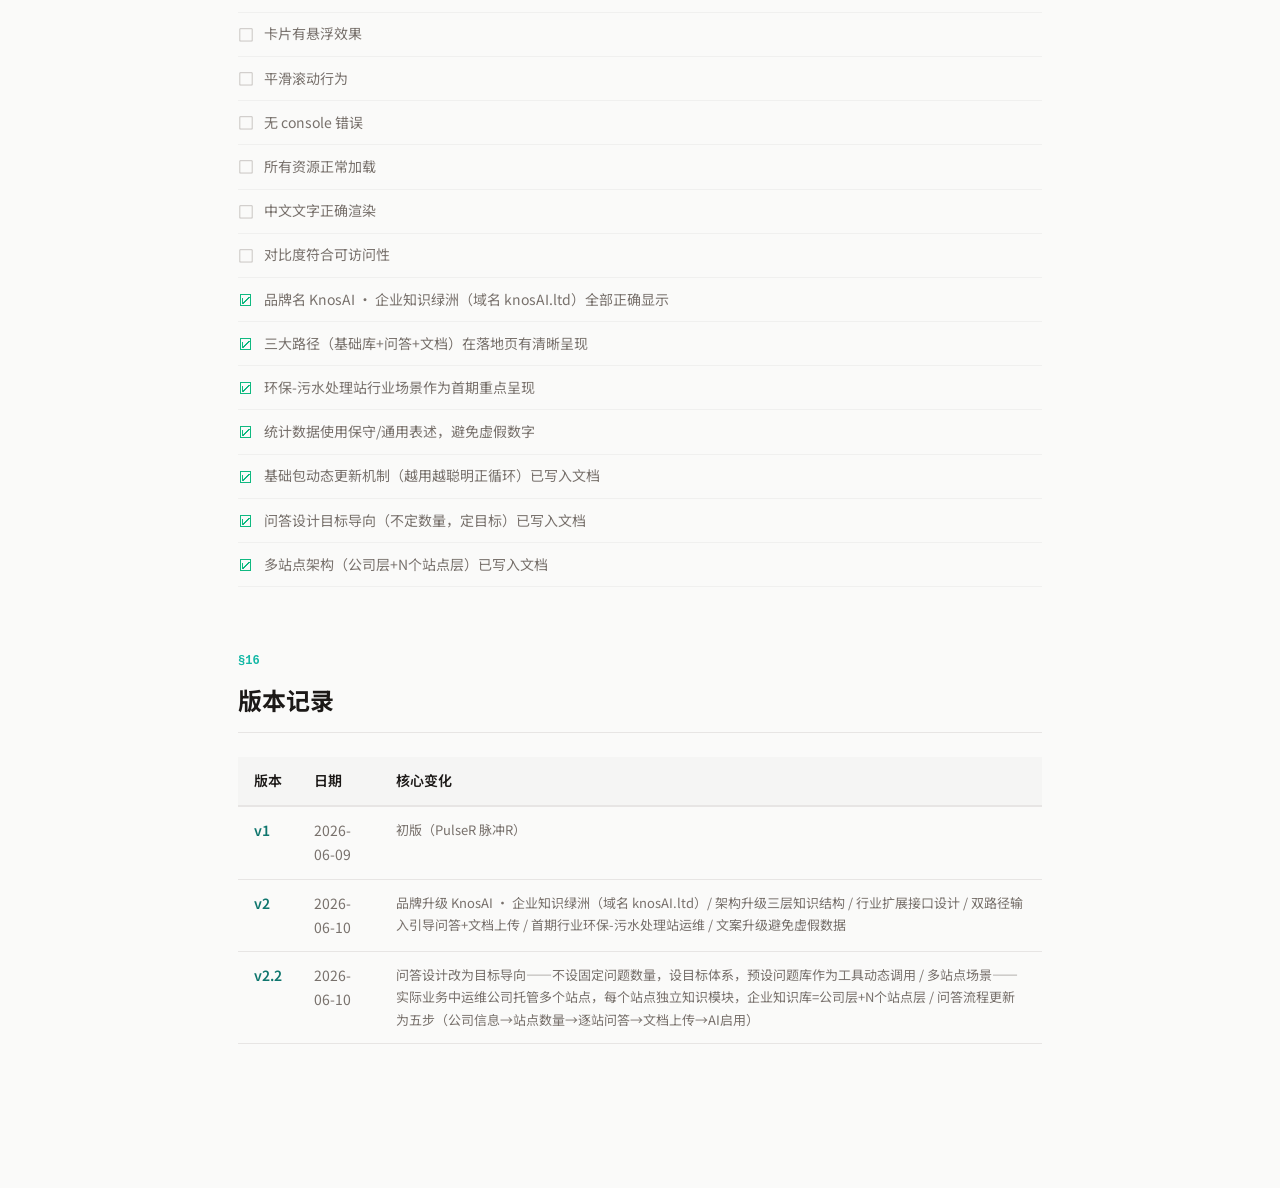
<file: spec.html>
<!DOCTYPE html>
<html lang="zh-CN">
<head>
  <meta charset="UTF-8">
  <meta name="viewport" content="width=device-width, initial-scale=1.0">
  <title>KnosAI · 企业知识绿洲 — 产品设计规范 v2.1</title>
  <link href="https://fonts.googleapis.com/css2?family=Noto+Sans+SC:wght@400;500;600;700;900&display=swap" rel="stylesheet">
  <style>
    :root {
      --primary: #0F766E;
      --primary-light: #14B8A6;
      --primary-dark: #0D5D54;
      --accent: #F97316;
      --bg-warm: #FAFAF9;
      --bg-light: #F5F5F4;
      --surface: #FFFFFF;
      --text-dark: #1C1917;
      --text-muted: #78716C;
      --text-light: #A8A29E;
      --border: #E7E5E4;
      --success: #10B981;
      --warning: #F59E0B;
      --radius-sm: 6px;
      --radius-md: 10px;
      --radius-lg: 16px;
      --radius-full: 9999px;
      --shadow-sm: 0 1px 3px rgba(28,25,23,0.06), 0 1px 2px rgba(28,25,23,0.04);
      --shadow-md: 0 4px 12px rgba(28,25,23,0.08), 0 2px 4px rgba(28,25,23,0.04);
      --shadow-lg: 0 12px 32px rgba(28,25,23,0.1), 0 4px 8px rgba(28,25,23,0.06);
      --transition: 0.2s ease;
    }
    * { margin: 0; padding: 0; box-sizing: border-box; }
    html { scroll-behavior: smooth; }
    body {
      font-family: 'Noto Sans SC', -apple-system, BlinkMacSystemFont, sans-serif;
      background: var(--bg-warm);
      color: var(--text-dark);
      line-height: 1.7;
      font-size: 15px;
    }
    a { color: var(--primary); text-decoration: none; }
    a:hover { text-decoration: underline; }

    /* Nav */
    .nav {
      position: fixed; top: 0; left: 0; right: 0; z-index: 1000;
      background: rgba(255,255,255,0.95);
      backdrop-filter: blur(20px);
      border-bottom: 1px solid var(--border);
      padding: 14px 48px;
      display: flex; align-items: center; justify-content: space-between;
    }
    .nav-logo {
      display: flex; align-items: center; gap: 8px;
      font-size: 18px; font-weight: 700; color: var(--primary);
    }
    .nav-links { display: flex; align-items: center; gap: 32px; }
    .nav-link { font-size: 14px; font-weight: 500; color: var(--text-muted); }
    .nav-link:hover { color: var(--primary); text-decoration: none; }
    .nav-actions { display: flex; align-items: center; gap: 12px; }
    .btn {
      display: inline-flex; align-items: center; justify-content: center;
      padding: 10px 20px; border-radius: var(--radius-md);
      font-size: 14px; font-weight: 600; cursor: pointer;
      border: none; transition: all var(--transition); white-space: nowrap;
    }
    .btn-primary { background: var(--primary); color: white; }
    .btn-primary:hover { background: var(--primary-light); }
    .btn-ghost { background: transparent; color: var(--text-muted); }
    .btn-ghost:hover { color: var(--primary); background: rgba(15,118,110,0.05); }

    /* TOC */
    .toc {
      position: fixed; top: 80px; left: 32px; width: 240px;
      background: var(--surface); border-radius: var(--radius-lg);
      padding: 24px; box-shadow: var(--shadow-md);
      max-height: calc(100vh - 120px); overflow-y: auto;
    }
    .toc-title { font-size: 13px; font-weight: 700; color: var(--text-muted); margin-bottom: 16px; text-transform: uppercase; letter-spacing: 0.05em; }
    .toc-item { display: block; font-size: 13px; color: var(--text-muted); padding: 6px 0; border-left: 2px solid transparent; padding-left: 12px; transition: all var(--transition); }
    .toc-item:hover { color: var(--primary); border-left-color: var(--primary); text-decoration: none; }
    .toc-item.active { color: var(--primary); border-left-color: var(--primary); font-weight: 600; }
    .toc-section { font-size: 12px; font-weight: 700; color: var(--text-light); margin-top: 16px; margin-bottom: 8px; text-transform: uppercase; letter-spacing: 0.05em; }

    /* Main */
    .main { max-width: 900px; margin: 0 auto; padding: 120px 48px 80px; }
    .doc-header { text-align: center; margin-bottom: 64px; padding-bottom: 48px; border-bottom: 2px solid var(--border); }
    .doc-badge { display: inline-block; background: rgba(15,118,110,0.1); color: var(--primary); padding: 6px 16px; border-radius: var(--radius-full); font-size: 13px; font-weight: 600; margin-bottom: 20px; }
    .doc-title { font-size: 36px; font-weight: 900; color: var(--text-dark); margin-bottom: 12px; }
    .doc-subtitle { font-size: 16px; color: var(--text-muted); }
    .doc-meta { display: flex; justify-content: center; gap: 32px; margin-top: 24px; }
    .doc-meta-item { font-size: 13px; color: var(--text-light); }
    .doc-meta-item strong { color: var(--text-muted); }

    /* Sections */
    .doc-section { margin-bottom: 64px; scroll-margin-top: 100px; }
    .section-number { font-size: 12px; font-weight: 700; color: var(--primary-light); font-family: monospace; margin-bottom: 8px; }
    .section-title { font-size: 24px; font-weight: 700; color: var(--text-dark); margin-bottom: 24px; padding-bottom: 12px; border-bottom: 1px solid var(--border); }
    .subsection-title { font-size: 18px; font-weight: 700; color: var(--text-dark); margin-bottom: 16px; margin-top: 32px; }

    /* Cards & Info */
    .info-box { background: var(--surface); border-radius: var(--radius-lg); padding: 24px; box-shadow: var(--shadow-sm); margin-bottom: 24px; border-left: 4px solid var(--primary); }
    .info-box.warning { border-left-color: var(--warning); background: rgba(245,158,11,0.05); }
    .info-box.success { border-left-color: var(--success); background: rgba(16,185,129,0.05); }
    .info-box-title { font-weight: 700; font-size: 15px; margin-bottom: 8px; }
    .info-box p, .info-box li { font-size: 14px; color: var(--text-muted); line-height: 1.7; }
    .info-box ul { margin-top: 8px; padding-left: 20px; }
    .info-box li { margin-bottom: 4px; }

    /* Tables */
    .table-wrap { overflow-x: auto; margin-bottom: 24px; }
    table { width: 100%; border-collapse: collapse; font-size: 14px; }
    th { background: var(--bg-light); font-weight: 600; text-align: left; padding: 12px 16px; border-bottom: 2px solid var(--border); color: var(--text-dark); }
    td { padding: 12px 16px; border-bottom: 1px solid var(--border); color: var(--text-muted); vertical-align: top; }
    tr:hover td { background: var(--bg-warm); }

    /* Code */
    pre {
      background: #1C1917; color: #E7E5E4;
      padding: 24px; border-radius: var(--radius-lg);
      font-size: 13px; line-height: 1.6;
      overflow-x: auto; margin-bottom: 24px;
    }
    code { font-family: 'Consolas', monospace; font-size: 13px; }
    .inline-code { background: var(--bg-light); padding: 2px 8px; border-radius: 4px; color: var(--primary); }

    /* Diagram boxes */
    .diagram { background: #1C1917; color: #E7E5E4; padding: 24px; border-radius: var(--radius-lg); font-size: 13px; line-height: 1.8; margin-bottom: 24px; overflow-x: auto; }
    .diagram .label { color: #5EEAD4; }
    .diagram .dim { color: rgba(255,255,255,0.4); }
    .diagram .arrow { color: #14B8A6; }

    /* Tags */
    .tag { display: inline-block; background: rgba(15,118,110,0.1); color: var(--primary); padding: 4px 12px; border-radius: var(--radius-full); font-size: 12px; font-weight: 600; margin-right: 8px; margin-bottom: 8px; }
    .tag.accent { background: rgba(249,115,22,0.1); color: var(--accent); }
    .tag.muted { background: var(--bg-light); color: var(--text-muted); }

    /* Color swatch */
    .color-grid { display: grid; grid-template-columns: repeat(auto-fill, minmax(140px, 1fr)); gap: 16px; margin-bottom: 24px; }
    .color-swatch { text-align: center; }
    .color-chip { width: 100%; height: 60px; border-radius: var(--radius-md); margin-bottom: 8px; box-shadow: var(--shadow-sm); }
    .color-name { font-size: 13px; font-weight: 600; color: var(--text-dark); }
    .color-hex { font-size: 12px; color: var(--text-light); font-family: monospace; }

    /* Checklist */
    .checklist { list-style: none; }
    .checklist li { padding: 8px 0; border-bottom: 1px solid var(--border-light, #f0f0ef); font-size: 14px; color: var(--text-muted); display: flex; align-items: center; gap: 10px; }
    .checklist li::before { content: '□'; font-size: 16px; color: var(--text-light); }
    .checklist li.done::before { content: '☑'; color: var(--success); }

    /* Version table */
    .version-table td:first-child { font-weight: 600; color: var(--primary); width: 60px; }
    .version-table td:last-child { color: var(--text-muted); font-size: 13px; }

    /* Back to top */
    .back-to-top { position: fixed; bottom: 32px; right: 32px; width: 44px; height: 44px; background: var(--primary); color: white; border-radius: 50%; display: flex; align-items: center; justify-content: center; font-size: 20px; cursor: pointer; box-shadow: var(--shadow-md); transition: all var(--transition); }
    .back-to-top:hover { background: var(--primary-light); transform: translateY(-2px); }

    @media (max-width: 1200px) { .toc { display: none; } }
    @media (max-width: 768px) {
      .nav { padding: 14px 24px; }
      .nav-links { display: none; }
      .main { padding: 100px 24px 60px; }
      .doc-title { font-size: 28px; }
      .doc-meta { flex-direction: column; gap: 8px; }
    }
  </style>
</head>
<body>

<!-- Navigation -->
<nav class="nav">
  <a href="index.html" class="nav-logo">
    <svg width="28" height="28" viewBox="0 0 3232" fill="none">
      <path d="M4 16C4 16 8 8 12 12C16 16 16 8 20 12C24 16 28 16 28 16" stroke="currentColor" stroke-width="2.5" stroke-linecap="round"/>
      <circle cx="16" cy="16" r="3" fill="currentColor"/>
    </svg>
    KnosAI · 企业知识绿洲
  </a>
  <div class="nav-links">
    <a href="#section-1" class="nav-link">项目概述</a>
    <a href="#section-2" class="nav-link">产品架构</a>
    <a href="#section-3" class="nav-link">基础库设计</a>
    <a href="#section-4" class="nav-link">双路径设计</a>
    <a href="#section-6" class="nav-link">设计规范</a>
  </div>
  <div class="nav-actions">
    <a href="index.html" class="btn btn-ghost">← 落地页</a>
    <a href="#" class="btn btn-primary">免费开始</a>
  </div>
</nav>

<!-- Table of Contents -->
<nav class="toc">
  <div class="toc-title">目录</div>
  <a href="#section-1" class="toc-item">§1 项目概述</a>
  <a href="#section-2" class="toc-item">§2 核心产品架构</a>
  <a href="#section-3" class="toc-item">§3 行业基础库设计</a>
  <a href="#section-4" class="toc-item">§4 路径 A · 引导式问答</a>
  <a href="#section-5" class="toc-item">§5 路径 B · 文档上传</a>
  <a href="#section-6" class="toc-item">§6 设计方向</a>
  <a href="#section-7" class="toc-item">§7 Hero 设计</a>
  <a href="#section-8" class="toc-item">§8 页面章节</a>
  <a href="#section-9" class="toc-item">§9 组件状态</a>
  <a href="#section-10" class="toc-item">§10 响应式断点</a>
  <a href="#section-11" class="toc-item">§11 动效交互</a>
  <a href="#section-12" class="toc-item">§12 技术实现</a>
  <a href="#section-13" class="toc-item">§13 内容文案</a>
  <a href="#section-14" class="toc-item">§14 文件结构</a>
  <a href="#section-15" class="toc-item">§15 验证清单</a>
  <a href="#section-16" class="toc-item">§16 版本记录</a>
</nav>

<!-- Main Content -->
<main class="main">

<div class="doc-header">
  <div class="doc-badge">v2.2 · 2026-06-10</div>
  <h1 class="doc-title">KnosAI · 企业知识绿洲</h1>
  <p class="doc-subtitle">Landing Page Design Specification · 产品设计规范文档 · v2.2</p>
  <div class="doc-meta">
    <span class="doc-meta-item"><strong>品牌</strong> KnosAI（域名 knosAI.ltd）</span>
    <span class="doc-meta-item"><strong>首期行业</strong> 环保-污水处理站运维</span>
    <span class="doc-meta-item"><strong>扩展方式</strong> 行业包驱动</span>
  </div>
</div>

<!-- §1 -->
<div class="doc-section" id="section-1">
  <div class="section-number">§1</div>
  <h2 class="section-title">项目概述</h2>

  <div class="info-box">
    <div class="info-box-title">品牌信息</div>
    <ul>
      <li><strong>品牌名（产品名）：</strong> <span class="tag">KnosAI</span></li>
      <li><strong>中文产品名：</strong> 企业知识绿洲</li>
      <li><strong>域名 / 公司主体：</strong> knosAI.ltd</li>
      <li><strong>项目类型：</strong> 行业知识库平台 Landing Page</li>
      <li><strong>行业定位：</strong> 先做环保行业（污水处理站运维托管），后续按行业扩展</li>
      <li><strong>目标用户：</strong> 环保、医疗、制造、餐饮等行业的中小型企业（B 端）</li>
    </ul>
  </div>

  <h3 class="subsection-title">核心价值主张</h3>
  <div class="info-box success">
    <p><strong>不是问答工具，是企业专属知识库平台。</strong></p>
    <p>通过引导式问答 + 文档上传，自动构建贴合企业自身的完整知识库，让员工和客户随时可问、可查、可用。</p>
  </div>

  <h3 class="subsection-title">行业扩展策略</h3>
  <div class="diagram">
<span class="dim">当前（v1）：</span>环保行业 - 污水处理站运维
<span class="arrow">→</span>
<span class="dim">未来扩展：</span>环保 → 制造 → 医疗 → 餐饮 ...
            <span class="arrow">↓</span>
       <span class="label">每个行业独立的基础知识库 + 独立引导模板 + 独立文档适配器</span>

系统设计时<strong>预留行业扩展接口</strong>，新增行业不改主代码，只需新增行业包。
  </div>
</div>

<!-- §2 -->
<div class="doc-section" id="section-2">
  <div class="section-number">§2</div>
  <h2 class="section-title">核心产品架构</h2>

  <h3 class="subsection-title">2.1 三层知识结构</h3>
  <div class="diagram">
┌────────────────────────────────────────────────────┐
<span class="label">│ 企业知识库（用户最终看到的） │</span>
│                                                     │
│  <span class="dim">= 行业基础知识库（隐性）</span> │
│   <span class="dim">+ 引导式问答获取的知识</span>                        │
│   <span class="dim">+ 用户上传的知识库文档解析后的知识</span>         │
│                                                     │
│   <span class="label">用户视角：这就是"我公司的知识库"</span> │
└────────────────────────────────────────────────────┘
           <span class="arrow">↑</span>              <span class="arrow">↑</span>              <span class="arrow">↑</span>
       <span class="dim">隐性基础库</span>   <span class="dim">引导式问答</span>    <span class="dim">文档上传</span>
       <span class="dim">（平台预置）</span>   <span class="dim">（挖隐性）</span>      <span class="dim">（整显性）</span>
  </div>

  <div class="info-box success">
    <div class="info-box-title">关键原则</div>
    <ul>
      <li><strong>行业基础知识库是隐性的</strong>——用户感知不到"这是平台预置的"，他只看到"我的企业知识库"</li>
      <li>用户体验上，<strong>企业知识库 = 一个完整、统一的知识库</strong>，不区分来源</li>
      <li>三个数据源在底层有来源标记（用于后续分析、审计、去重），但呈现层透明</li>
    </ul>
  </div>

  <h3 class="subsection-title">2.2 三条知识获取路径</h3>
  <div class="table-wrap">
    <table>
      <thead><tr><th>路径</th><th>适用场景</th><th>用户操作</th><th>数据流向</th></tr></thead>
      <tbody>
        <tr><td><span class="tag">路径 A</span>引导式问答</td><td>没文档、有经验的老师傅</td><td>系统提问 20-30 个 → 用户回答</td><td>入企业库</td></tr>
        <tr><td><span class="tag">路径 B</span> 文档上传</td><td>有现成文档的企业</td><td>上传 PDF/Word/Excel/MD/TXT</td><td>解析入企业库</td></tr>
        <tr><td><span class="tag">路径 C</span> 行业基础库（隐性）</td><td>所有用户首次进入</td><td>无需操作，自动初始化</td><td>隐性注入</td></tr>
      </tbody>
    </table>
  </div>

  <h3 class="subsection-title">2.3 用户视角的"五步上手"（v2.2 多站点版）</h3>
  <div class="diagram">
<span class="arrow">①</span> <span class="label">选择行业</span>（环保-污水处理站运维）
        <span class="arrow">↓</span>
<span class="arrow">②</span> <span class="label">填写公司信息</span> + 确认托管站点数量
        <span class="arrow">↓</span>
<span class="arrow">③</span> <span class="label">逐站引导问答</span>（每个站点独立获取，达成目标即结束）
  <span class="dim">└─ 目标导向，不限题数</span>
        <span class="arrow">↓</span>
<span class="arrow">④</span> <span class="label">上传文档</span>（可选，可按站点分类上传）
        <span class="arrow">↓</span>
<span class="arrow">⑤</span> <span class="label">企业知识库可用</span>
  <span class="dim">├─ 公司层：通用信息 + 站点清单</span>
   <span class="dim">├─ 站点层：每个站点独立知识模块</span>
   <span class="dim">└─ AI 问答：支持按站点检索</span>
  </div>
</div>

<!-- §3 -->
<div class="doc-section" id="section-3">
  <div class="section-number">§3</div>
  <h2 class="section-title">行业基础知识库设计（隐性层）</h2>

  <h3 class="subsection-title">3.1 为什么需要"行业基础库"</h3>
  <p style="color:var(--text-muted);margin-bottom:16px;">环保行业污水处理站的标准工艺、法规、设备是通用的，如果让每家企业都从零录入：重复劳动 / 信息不专业 / 上手门槛高。所以平台预置行业基础知识库，作为<strong>隐性底座</strong>。</p>

  <h3 class="subsection-title">3.2 行业基础库内容结构（环保-污水处理站运维 示例）</h3>
  <div class="diagram">
<span class="label">行业基础库（隐性注入）:</span>
  <span class="dim">法规标准:</span>
   <span class="dim">- 医疗机构水污染物排放标准 GB18466-2005</span>
    <span class="dim">- 城镇污水处理厂污染物排放标准 GB18918-2002</span>
    <span class="dim">- 污水综合排放标准 GB8978-1996</span>
  <span class="dim">工艺流程:</span>
    <span class="dim">- 预处理 → 一级处理 → 二级处理 → 深度处理 → 消毒</span>
    <span class="dim">- 常见工艺：A²O、SBR、MBR、MBBR</span>
  <span class="dim">通用设备:</span>
    <span class="dim">- 格栅、潜水泵、鼓风机、曝气头、污泥泵、加药装置</span>
  <span class="dim">常见异常:</span>
    <span class="dim">- 泡沫、污泥膨胀、出水超标、设备故障</span>
  <span class="dim">运维要点:</span>
    <span class="dim">- 巡检要点、药剂投加、污泥处理、应急预案</span>
  </div>

  <h3 class="subsection-title">3.3 行业扩展接口设计</h3>
  <div class="diagram">
<span class="label">industries/</span>
├── <span class="label">env-water-station/</span>         <span class="dim"># 环保-污水处理站（首期）</span>
│   ├──<span class="label">base-knowledge.yaml</span>    <span class="dim">行业基础知识库</span>
│   ├── <span class="label">qa-template.yaml</span>       <span class="dim">引导问答模板（20-30 题）</span>
│   ├── <span class="label">doc-parser-rules.yaml</span>  <span class="dim">文档解析规则</span>
│   └── <span class="label">vocabulary.yaml</span>        <span class="dim">行业术语表</span>
├── <span class="dim">env-waste-gas/</span>             <span class="dim"># 环保-废气处理（未来）</span>
├── <span class="dim">manufacturing/</span>             <span class="dim"># 制造业（未来）</span>
└── <span class="dim">...</span>

<span class="label">加新行业的成本：</span>新建一个行业包目录，无需改主代码。
  </div>

  <h3 class="subsection-title">3.4 行业基础库的动态更新机制（v2.1 重要原则）</h3>
  <div class="info-box warning">
    <div class="info-box-title">核心原则</div>
    <p>基础包不是静态的，<strong>企业越多，基础包越完善</strong>。</p>
  </div>
  <div class="diagram">
                   <span class="dim">企业使用过程</span>
                    ┌──────────┐
                    │<span class="label">引导问答</span>  │
                    │ <span class="label">文档上传</span>  │
                    └─────┬────┘
                         <span class="arrow">↓</span>
              ┌──────────────────────┐
              │ <span class="label">企业知识库（私有）</span>  │
              └──────────┬───────────┘
                         │ <span class="dim">脱敏 + 抽象化 + 聚合</span>
                        <span class="arrow">↓</span>
              ┌──────────────────────┐
              │ <span class="label">行业基础库（共享）</span>   │</span> <span class="dim">← 持续进化</span>
              │ · 新发现的最佳实践  │
              │ · 新出现的异常类型  │
              │ · 新法规/新标准     │
              │ · 高频问答沉淀      │
              └──────────┬───────────┘
                         <span class="arrow">↓</span>
              ┌──────────────────────┐
              │   <span class="label">所有新企业受益</span>     │
              └──────────────────────┘
  </div>

  <div class="table-wrap">
    <table>
      <thead><tr><th>数据类型</th><th>来源</th><th>抽象化处理</th><th>入基础库</th></tr></thead>
      <tbody>
        <tr><td>引导问答中的老师傅经验</td><td>多家企业</td><td>去标识化、归纳为通用实践</td><td>行业最佳实践库</td></tr>
        <tr><td>文档中的企业专属 SOP</td><td>多家企业</td><td>脱敏、提取通用部分</td><td>行业操作规范库</td></tr>
        <tr><td>真实异常处理案例</td><td>多家企业</td><td>去除企业信息，保留通用模式</td><td>行业异常案例库</td></tr>
        <tr><td>用户高频提问</td><td>多家企业</td><td>统计 + 归类</td><td>行业 FAQ 库</td></tr>
        <tr><td>法规标准更新</td><td>平台维护</td><td>人工/AI 抓取</td><td>行业法规库</td></tr>
      </tbody>
    </table>
  </div>

  <div class="info-box warning">
    <div class="info-box-title">动态更新触发机制</div>
    <ul>
      <li>同一类问题在 ≥ N 家企业被问到</li>
      <li>新的法规/标准发布</li>
      <li>新的设备/工艺类型出现</li>
      <li>平台运营人员审核通过</li>
    </ul>
  </div>

  <div class="info-box success">
    <div class="info-box-title">对企业的价值主张（落地页表达）</div>
    <p><em>"您贡献的经验，会让整个行业知识库更完善 —— 而完善的行业基础库，又会反过来服务您的企业。这是一个<strong>越用越聪明</strong>的正循环。"</em></p>
  </div>
</div>

<!-- §4 -->
<div class="doc-section" id="section-4">
  <div class="section-number">§4</div>
  <h2 class="section-title">路径 A · 引导式问答详细设计</h2>

  <h3 class="subsection-title">4.1 设计目标</h3>
  <p style="color:var(--text-muted);margin-bottom:16px;">让老师傅"不用写文档，打开就问"，把脑子里的经验挖出来。</p>

  <h3 class="subsection-title">4.2 设计原则：目标导向，不限数量 <span class="tag accent">v2.2 重要更新</span></h3>
  <div class="info-box warning">
    <div class="info-box-title">核心原则</div>
    <ul>
     <li>❌ 不设固定问题数量（"20-30题"只是参考范围）</li>
      <li>✅ 设目标体系：明确"我们需要什么信息"</li>
      <li>预设问题库作为工具库，实际问答根据目标动态调整</li>
    </ul>
  </div>
  <div class="diagram">
<span class="label">问答设计逻辑</span>
━━━━━━━━━━━━━━━━━━━━━━━━━━━━━━━━━
<span class="label">目标：</span>获取企业知识库所需的完整信息
  <span class="arrow">↓</span>
<span class="label">预设问题库（工具箱，不等于必须全问完）</span>
  ├─ <span class="dim">工艺类问题（15个）</span>
  ├─ <span class="dim">参数类问题（12个）</span>
  ├─ <span class="dim">异常处理类（10个）</span>
  └─ <span class="dim">...</span>
  <span class="arrow">↓</span>
<span class="label">实际问答流程</span>
  ├─ <span class="dim">系统判断"当前站点还需要什么"</span>
  ├─ <span class="dim">动态选下一题（不是线性顺序）</span>
  └─ <span class="dim">目标达成即结束</span>
      <span class="dim">（可能15题，可能35题，取决于站点复杂度）</span>
━━━━━━━━━━━━━━━━━━━━━━━━━━━━━━━━━
  </div>

  <h3 class="subsection-title">4.3 多站点场景 <span class="tag accent">v2.2 重要更新</span></h3>
  <div class="info-box warning">
    <div class="info-box-title">真实业务逻辑</div>
    <p>大多数污水站运维公司<strong>不只托管一个站</strong>。一家运维公司同时托管 N 个污水站，每个站情况都不同。</p>
  </div>
  <div class="diagram">
<span class="label">企业知识库结构</span>
━━━━━━━━━━━━━━━━━━━━━━━━━━━━━━━━━━━━━━━━━
<span class="label">│ 公司层</span>
<span class="dim">│   ├── 公司基本信息（名称/规模/资质）</span>
<span class="dim">│   ├── 托管站点清单（站点A/B/C...）</span>
<span class="dim">│   ├── 运营管理模式（集中值守/分散巡检/远程）</span>
<span class="dim">│   └── 跨站点通用 SOP</span>
<span class="dim">│</span>
<span class="dim">│ 站点 A（独立知识单元）</span>
<span class="dim">│   ├── 基础信息（工艺/水量/水质/设备）</span>
<span class="dim">│   ├── 运营参数（DO/SV30/pH/加药量）</span>
<span class="dim">│   ├── 异常处理（泡沫/污泥膨胀/出水超标）</span>
<span class="dim">│   └── 应急预案（停电/设备故障/达标风险）</span>
<span class="dim">│</span>
<span class="dim">│ 站点 B（同上结构，内容独立）</span>
<span class="dim">│   └── ...</span>
<span class="dim">│</span>
<span class="dim">│ 站点 C...</span>
<span class="dim">│</span>
<span class="dim">│ + 行业基础库（隐性）</span>
━━━━━━━━━━━━━━━━━━━━━━━━━━━━━━━━━━━━━━━━━
  </div>

  <h3 class="subsection-title">4.4 问答目标体系（三层）<span class="tag accent">v2.2 新增</span></h3>
  <div class="table-wrap">
    <table>
      <thead><tr><th>层级</th><th>目标</th><th>说明</th></tr></thead>
      <tbody>
        <tr><td rowspan="5"><span class="tag">公司层</span></td><td>公司基本信息</td><td>名称、规模、资质</td></tr>
        <tr><td>托管站点清单</td><td>一共托管几个站，站点名称和位置</td></tr>
        <tr><td>运营管理模式</td><td>集中值守 / 分散巡检 / 远程监控</td></tr>
        <tr><td>人员配置</td><td>多少人，怎么分工</td></tr>
        <tr><td>通用 SOP</td><td>跨站点的统一管理制度</td></tr>
        <tr><td rowspan="9"><span class="tag">站点层</span></td><td>站点基本信息</td><td>站点名、服务客户、日处理水量</td></tr>
        <tr><td>工艺流程</td><td>一级/二级/深度处理各单元</td></tr>
        <tr><td>进水水质</td><td>COD/BOD/氨氮/SS/TN/TP 范围</td></tr>
        <tr><td>出水标准</td><td>执行哪个标准（GB18466等）</td></tr>
        <tr><td>设备配置</td><td>主要设备清单、规格参数</td></tr>
        <tr><td>关键控制参数</td><td>DO/SV30/pH/回流比/加药量</td></tr>
        <tr><td>日常巡检要点</td><td>每天/每周/每月巡检内容</td></tr>
        <tr><td>常见异常处理</td><td>泡沫/污泥膨胀/出水超标等</td></tr>
        <tr><td>应急预案</td><td>停电/设备故障/水质超标</td></tr>
        <tr><td rowspan="3"><span class="tag">补充层</span></td><td>老师傅经验</td><td>"我们站遇到XX情况的处理方法"</td></tr>
        <tr><td>企业特色做法</td><td>同行没有的、本站特有的经验</td></tr>
        <tr><td>近期待解决问题</td><td>目前有什么棘手问题</td></tr>
      </tbody>
    </table>
  </div>

  <h3 class="subsection-title">4.5 问答流程（多站点版）</h3>
  <div class="diagram">
<span class="arrow">①</span> <span class="dim">收集公司基本信息</span>
        <span class="arrow">↓</span>
<span class="arrow">②</span> <span class="label">确认托管站点数量</span> → 获取各站点名称/位置/规模
        <span class="arrow">↓</span>
<span class="arrow">③</span> <span class="label">逐站引导问答</span>（每个站点独立一套目标）
  <span class="dim">├─ 站点 A：引导问答（目标达成）→ 生成站点知识模块</span>
   <span class="dim">├─ 站点 B：引导问答（目标达成）→ 生成站点知识模块</span>
   <span class="dim">└─ 站点 C...</span>
        <span class="arrow">↓</span>
<span class="arrow">④</span> <span class="dim">公司层信息汇总 + 各站点知识模块合并</span>
        <span class="arrow">↓</span>
<span class="arrow">⑤</span> <span class="label">企业知识库完成</span>
  <span class="dim">（公司层 + N个站点模块 + 行业基础库）</span>
  </div>

  <h3 class="subsection-title">4.6 预设问题示例（环保-污水处理站） <span class="tag muted">v2.2 新增</span></h3>
  <div class="info-box">
    <div class="info-box-title">公司层问题</div>
    <ul style="font-size:13px;color:var(--text-muted);line-height:1.8;padding-left:20px;">
      <li><strong>Q1:</strong> 公司名称和成立时间？</li>
      <li><strong>Q2:</strong> 目前托管了多少个污水站？能否列出站点名称和位置？</li>
      <li><strong>Q3:</strong> 这些站点的服务客户类型有哪些？（医院/小区/工业园/其他）</li>
      <li><strong>Q4:</strong> 公司有多少名运维人员？怎么分工的？</li>
      <li><strong>Q5:</strong> 有没有跨站点的统一管理制度？</li>
    </ul>
  </div>
  <div class="info-box">
    <div class="info-box-title">站点层问题（每个站点重复）</div>
    <ul style="font-size:13px;color:var(--text-muted);line-height:1.8;padding-left:20px;">
      <li><strong>Q6:</strong> 这个站点的名称和处理规模（日处理量 m³/d）？</li>
      <li><strong>Q7:</strong> 服务的是哪类客户？进水水质大概什么范围？</li>
      <li><strong>Q8:</strong> 用的是哪种工艺？每个处理单元的作用是什么？</li>
      <li><strong>Q9:</strong> 出水执行哪个排放标准？（GB18466 / GB18918）</li>
      <li><strong>Q10:</strong> 主要设备有哪些？规格参数？</li>
      <li><strong>Q11:</strong> 曝气池溶解氧一般控制在多少？</li>
      <li><strong>Q12:</strong> 出现污泥膨胀时怎么处理？</li>
      <li><strong>Q13:</strong> 出水超标时的应急处置流程？</li>
      <li><strong>...（以上只是示例，预设问题库按目标体系扩展，不强制全问）</strong></li>
    </ul>
  </div>

  <h3 class="subsection-title">4.7 用户体验设计（产品内部）</h3>
  <ul style="color:var(--text-muted);padding-left:20px;font-size:14px;line-height:1.8;">
    <li>首页：公司层信息收集（简短，5-10题）</li>
    <li>次页：站点选择（已有站点列表 + 新增站点）</li>
    <li>逐站问答：每个站点独立引导，目标达成后进入下一站</li>
    <li>进度展示：<strong>"已完成 2/5 个站点，共采集 38 条知识"</strong></li>
    <li>退出提示："您的企业知识库已包含 3 个站点的完整信息，随时可保存退出"</li>
  </ul>
  <div class="info-box success">
    <div class="info-box-title">Landing Page 展示方式</div>
    <p>用户旅程模块展示多站点问答流程，强调<strong>目标导向</strong>：把该挖的都挖到，不漏关键信息。</p>
  </div>
</div>

<!-- §5 -->
<div class="doc-section" id="section-5">
  <div class="section-number">§5</div>
  <h2 class="section-title">路径 B · 文档上传详细设计</h2>

  <h3 class="subsection-title">5.1 设计目标</h3>
  <p style="color:var(--text-muted);margin-bottom:16px;">让"已经有文档的企业"快速整合资料，无需重复录入。</p>

  <h3 class="subsection-title">5.2 支持的文档类型</h3>
  <div class="table-wrap">
    <table>
      <thead><tr><th>类型</th><th>格式</th><th>优先级</th><th>备注</th></tr></thead>
      <tbody>
        <tr><td>Word 文档</td><td>.doc / .docx</td><td>⭐⭐⭐⭐⭐</td><td>最常见，含图/表/格式</td></tr>
        <tr><td>PDF 文档</td><td>.pdf</td><td>⭐⭐⭐⭐⭐</td><td>扫描件需 OCR</td></tr>
        <tr><td>Excel 表格</td><td>.xls / .xlsx</td><td>⭐⭐⭐⭐</td><td>数据/参数表</td></tr>
        <tr><td>Markdown</td><td>.md</td><td>⭐⭐⭐</td><td>技术文档常见</td></tr>
        <tr><td>纯文本</td><td>.txt</td><td>⭐⭐</td><td>简单备查</td></tr>
      </tbody>
    </table>
  </div>

  <h3 class="subsection-title">5.3 推荐文档结构</h3>
  <div class="info-box">
    <div class="info-box-title">建议按以下结构组织文档，效果最好（不强求）</div>
  </div>
  <div class="diagram">
<span class="label">📁 公司文档/</span>
├── <span class="label">01_公司简介.md</span>           <span class="dim">（公司背景、规模、资质）</span>
├── <span class="label">02_工艺流程/</span>
│   ├── <span class="dim">工艺总览.md</span>
│   ├── <span class="dim">预处理单元.md</span>
│   ├── <span class="dim">生化处理单元.md</span>
│   └── <span class="dim">消毒排放.md</span>
├── <span class="label">03_设备手册/</span>
│   ├── <span class="dim">设备清单.xlsx</span>
│   ├── <span class="dim">鼓风机操作.md</span>
│   └── <span class="dim">加药系统维护.md</span>
├── <span class="label">04_运维制度/</span>
│   ├── <span class="dim">巡检制度.md</span>
│   ├── <span class="dim">交接班制度.md</span>
│   └── <span class="dim">药剂管理制度.md</span>
├── <span class="label">05_应急预案/</span>
│   ├── <span class="dim">停电应急.md</span>
│   ├── <span class="dim">设备故障.md</span>
│   └── <span class="dim">出水超标.md</span>
└── <span class="label">06_常见问题FAQ.md</span>
  </div>

  <h3 class="subsection-title">5.4 上传后处理流程</h3>
  <div class="diagram">
<span class="label">用户上传文档</span>
    <span class="arrow">↓</span>
<span class="dim">格式识别 + 解析（PDF/Word/Excel 各自适配器）</span>
    <span class="arrow">↓</span>
<span class="dim">章节切分（识别标题层级）</span>
    <span class="arrow">↓</span>
<span class="dim">关键信息抽取（参数、术语、操作步骤）</span>
    <span class="arrow">↓</span>
<span class="dim">与行业基础库比对（识别"通用部分"和"企业特色部分"）</span>
    <span class="arrow">↓</span>
<span class="dim">合并入企业知识库（打来源标签）</span>
    <span class="arrow">↓</span>
<span class="label">生成结构化目录 + 摘要</span>
  </div>
</div>

<!-- §6 -->
<div class="doc-section" id="section-6">
  <div class="section-number">§6</div>
  <h2 class="section-title">设计方向</h2>

  <h3 class="subsection-title">6.1 美学定位</h3>
  <div class="info-box">
    <div class="info-box-title">"专业温度"</div>
    <p>干净的 B2B 专业感 + 环保行业的自然温度感。不冷峻、不炫技。</p>
    <p style="margin-top:8px;"><strong>设计灵感：</strong>环境监测仪表盘 + 现代工业设计（西门子、施耐德）+ 高端 B2B SaaS（Linear、Notion）+ 自然温度</p>
  </div>

  <h3 class="subsection-title">6.2 配色方案</h3>
  <div class="color-grid">
    <div class="color-swatch"><div class="color-chip" style="background:#0F766E;"></div><div class="color-name">森林青 Primary</div><div class="color-hex">#0F766E</div></div>
    <div class="color-swatch"><div class="color-chip" style="background:#14B8A6;"></div><div class="color-name">柔青 Primary Light</div><div class="color-hex">#14B8A6</div></div>
    <div class="color-swatch"><div class="color-chip" style="background:#F97316;"></div><div class="color-name">暖珊瑚 Accent</div><div class="color-hex">#F97316</div></div>
    <div class="color-swatch"><div class="color-chip" style="background:#FAFAF9;"></div><div class="color-name">暖白 Background</div><div class="color-hex">#FAFAF9</div></div>
    <div class="color-swatch"><div class="color-chip" style="background:#FFFFFF;box-shadow:inset0 0 0 1px #E7E5E4;"></div><div class="color-name">纯白 Surface</div><div class="color-hex">#FFFFFF</div></div>
    <div class="color-swatch"><div class="color-chip" style="background:#1C1917;"></div><div class="color-name">石墨 Dark</div><div class="color-hex">#1C1917</div></div>
    <div class="color-swatch"><div class="color-chip" style="background:#78716C;"></div><div class="color-name">暖灰 Muted</div><div class="color-hex">#78716C</div></div>
    <div class="color-swatch"><div class="color-chip" style="background:#E7E5E4;"></div><div class="color-name">米石 Border</div><div class="color-hex">#E7E5E4</div></div>
    <div class="color-swatch"><div class="color-chip" style="background:#10B981;"></div><div class="color-name">翡翠 Success</div><div class="color-hex">#10B981</div></div>
    <div class="color-swatch"><div class="color-chip" style="background:#F59E0B;"></div><div class="color-name">琥珀 Warning</div><div class="color-hex">#F59E0B</div></div>
  </div>

  <h3 class="subsection-title">6.3 字体 & 布局系统</h3>
  <div class="table-wrap">
    <table>
      <thead><tr><th>元素</th><th>字重</th><th>尺寸</th><th>行高</th></tr></thead>
      <tbody>
        <tr><td>H1（Hero）</td><td>900</td><td>56px</td><td>1.1</td></tr>
        <tr><td>H2（章节标题）</td><td>700</td><td>36px</td><td>1.2</td></tr>
        <tr><td>H3（卡片标题）</td><td>700</td><td>20px</td><td>1.3</td></tr>
        <tr><td>正文</td><td>400</td><td>15px</td><td>1.7</td></tr>
        <tr><td>小字</td><td>400</td><td>14px</td><td>1.6</td></tr>
        <tr><td>按钮</td><td>600</td><td>15px</td><td>1</td></tr>
      </tbody>
    </table>
  </div>
  <ul style="color:var(--text-muted);padding-left:20px;font-size:14px;line-height:2;">
    <li>容器最大宽度：1200px</li>
    <li>章节纵向 padding：100px（移动端 60px）</li>
    <li>卡片 padding：32px / 网格 gap：32px（移动端 24px）</li>
    <li>圆角：卡片 16px / 按钮 10px / 徽章 9999px（胶囊）</li>
  </ul>
</div>

<!-- §7 -->
<div class="doc-section" id="section-7">
  <div class="section-number">§7</div>
  <h2 class="section-title">Hero Section 设计</h2>

  <div class="info-box">
    <div class="info-box-title">7.1 概念</div>
    <p><strong>"文字主导 + 微弱环境动效"</strong> — 干净、专业的首屏，配浮动排版 + 微动态渐变网格背景。专业但不无聊。</p>
  </div>

  <div class="info-box">
    <div class="info-box-title">7.2 Hero 文案（v2.1）</div>
    <ul>
      <li><strong>主标题：</strong>让企业知识沉淀成可复用的<strong style="color:var(--primary);">资产</strong></li>
      <li><strong>副标题：</strong>KnosAI · 企业知识绿洲 — 通过引导式问答 + 文档自动整合，构建企业专属的行业知识库</li>
      <li><strong>CTA Primary：</strong>免费开始使用</li>
      <li><strong>CTA Secondary：</strong>查看演示</li>
      <li><strong>标签：</strong><span class="tag">🏭 多行业适配</span><span class="tag">💬 引导式问答</span><span class="tag">📄 文档智能整合</span><span class="tag">🤖 AI 智能问答</span></li>
    </ul>
  </div>

  <div class="info-box warning">
    <div class="info-box-title">7.3 统计条（保守表述，避免虚假数据）</div>
    <ul>
      <li>已为多行业小企业服务</li>
      <li>上千次 AI 智能问答</li>
      <li>用户满意度高</li>
      <li>5 分钟完成首次搭建</li>
    </ul>
    <p style="margin-top:8px;">避免具体数字（如"2847个知识库"），改用"已服务"/"满意度高"等通用表达。</p>
  </div>
</div>

<!-- §8 -->
<div class="doc-section" id="section-8">
  <div class="section-number">§8</div>
  <h2 class="section-title">页面章节</h2>

  <div class="table-wrap">
    <table>
      <thead><tr><th>模块</th><th>说明</th><th>优先级</th></tr></thead>
      <tbody>
        <tr><td>§8.1 导航</td><td>固定透明→滚动白色背景+模糊+阴影，Logo左+链接中+CTA右</td><td>✅ 已完成</td></tr>
        <tr><td>§8.2 行业场景模块</td><td>行业卡片网格，让用户一眼看到"这就是为我做的"</td><td><span class="tag accent">v2 新增 · 高</span></td></tr>
        <tr><td>§8.3 三大核心功能</td><td>引导式问答 / 文档智能整合 / AI 智能问答</td><td><span class="tag accent">v2 重构</span></td></tr>
        <tr><td>§8.4 用户旅程</td><td>5步流程展开每步细节（选择行业→补充方式→问答→上传→启用）</td><td><span class="tag accent">v2 升级</span></td></tr>
        <tr><td>§8.5 行业基础库模块</td><td>"开箱即用的行业知识底座"隐性层说明</td><td><span class="tag accent">v2 新增 · 高</span></td></tr>
        <tr><td>§8.6 定价模块</td><td>¥0 / ¥299 / ¥899 三档（暂不优化）</td><td>⏸暂缓</td></tr>
        <tr><td>§8.7 CTA 模块</td><td>深色渐变背景 + 单一 CTA 按钮</td><td>✅ 已完成</td></tr>
        <tr><td>§8.8 Footer</td><td>深石墨背景 4 列网格 + 社交图标</td><td>✅ 已完成</td></tr>
      </tbody>
    </table>
  </div>
</div>

<!-- §9 -->
<div class="doc-section" id="section-9">
  <div class="section-number">§9</div>
  <h2 class="section-title">组件状态</h2>

  <div class="table-wrap">
    <table>
      <thead><tr><th>状态</th><th>Primary</th><th>Secondary</th><th>Ghost</th></tr></thead>
      <tbody>
        <tr><td>Default</td><td>青底白字</td><td>白底青边</td><td>透明青字</td></tr>
        <tr><td>Hover</td><td>深青+轻微抬起</td><td>浅青底</td><td>浅青底</td></tr>
        <tr><td>Active</td><td>最深青</td><td>青底</td><td>青底</td></tr>
        <tr><td>Disabled</td><td>灰底灰字</td><td>灰边灰字</td><td>灰字</td></tr>
      </tbody>
    </table>
  </div>

  <div class="info-box">
    <div class="info-box-title">卡片状态</div>
    <ul>
      <li><strong>Default：</strong>白底、轻微阴影、16px 圆角</li>
      <li><strong>Hover：</strong>阴影加深、translateY(-4px)</li>
      <li><strong>边框：</strong>1px 米石色</li>
    </ul>
  </div>
</div>

<!-- §10 -->
<div class="doc-section" id="section-10">
  <div class="section-number">§10</div>
  <h2 class="section-title">响应式断点</h2>
  <div class="table-wrap">
    <table>
      <thead><tr><th>断点</th><th>宽度</th><th>行为</th></tr></thead>
      <tbody>
        <tr><td>Desktop</td><td>&gt; 1024px</td><td>完整布局、3列网格</td></tr>
        <tr><td>Tablet</td><td>768px - 1024px</td><td>2列网格、调整间距</td></tr>
        <tr><td>Mobile</td><td>&lt; 768px</td><td>单列、堆叠元素</td></tr>
      </tbody>
    </table>
  </div>
</div>

<!-- §11 -->
<div class="doc-section" id="section-11">
  <div class="section-number">§11</div>
  <h2 class="section-title">动效与交互</h2>
  <ul style="color:var(--text-muted);padding-left:20px;font-size:14px;line-height:2;">
    <li><strong>滚动动画：</strong>元素从底部淡入（Intersection Observer），列表交错延迟，平滑不突兀（300-500ms）</li>
    <li><strong>悬浮效果：</strong>卡片 translateY(-4px) + 阴影加深 / 按钮 scale(1.02) + 阴影 / 链接颜色过渡</li>
    <li><strong>加载状态：</strong>骨架屏（动态内容）+ 脉动动画</li>
  </ul>
</div>

<!-- §12 -->
<div class="doc-section" id="section-12">
  <div class="section-number">§12</div>
  <h2 class="section-title">技术实现</h2>
  <div class="table-wrap">
    <table>
      <thead><tr><th>项</th><th>选型</th></tr></thead>
      <tbody>
        <tr><td>技术栈</td><td>纯 HTML5 + CSS3 + 原生 JS（不引入框架）</td></tr>
        <tr><td>字体</td><td>Noto Sans SC（Google Fonts）</td></tr>
        <tr><td>主题</td><td>CSS 自定义属性（CSS Variables）</td></tr>
        <tr><td>设计方式</td><td>移动端优先的响应式设计</td></tr>
        <tr><td>性能</td><td>关键 CSS 内联 / 字体预加载 / 图片懒加载 / 平滑滚动</td></tr>
      </tbody>
    </table>
  </div>
</div>

<!-- §13 -->
<div class="doc-section" id="section-13">
  <div class="section-number">§13</div>
  <h2 class="section-title">内容文案（v2.1 全量）</h2>
  <div class="table-wrap">
    <table>
      <thead><tr><th>模块</th><th>文案</th></tr></thead>
      <tbody>
        <tr><td>Hero 主标题</td><td>让企业知识沉淀成可复用的<strong>资产</strong></td></tr>
        <tr><td>Hero 副标题</td><td>KnosAI · 企业知识绿洲 — 通过引导式问答 + 文档自动整合，构建企业专属的行业知识库</td></tr>
        <tr><td>功能1 · 引导式问答</td><td>把老师傅脑子里的经验挖出来 / 20-30 个问题，15-20 分钟即可生成完整知识库章节</td></tr>
        <tr><td>功能2 · 文档智能整合</td><td>已有文档一键上传 / 支持 Word/PDF/Excel/Markdown，自动解析、分类、合并</td></tr>
        <tr><td>功能3 · AI 智能问答</td><td>7×24 小时专属知识管家 / 基于企业知识库回答员工和客户提问</td></tr>
        <tr><td>行业基础库说明</td><td>开箱即用的行业知识底座 — 法规标准、工艺流程、设备说明、常见异常、应急预案，您无需从零开始</td></tr>
        <tr><td>动态更新价值主张</td><td>"您贡献的经验，会让整个行业知识库更完善。这是一个越用越聪明的正循环。"</td></tr>
        <tr><td>用户旅程①</td><td>选择行业（30秒）/ 自动加载行业基础库</td></tr>
        <tr><td>用户旅程②</td><td>选择补充方式（1分钟）/ 引导问答 或 文档上传</td></tr>
        <tr><td>用户旅程③</td><td>引导问答（可选，15-20分钟）/ 20-30 个问题，挖掘隐性经验</td></tr>
        <tr><td>用户旅程④</td><td>上传文档（可选，不限）/ PDF/Word/Excel/MD 批量上传</td></tr>
        <tr><td>用户旅程⑤</td><td>启用 AI 问答（即时）/ 员工/客户可随时查询</td></tr>
       <tr><td>定价 · 免费版</td><td>¥0/月 /1个知识库 / 基础搜索 / 免费开始</td></tr>
        <tr><td>定价 · 专业版</td><td>¥299/月 / 无限知识库 /高级搜索+AI客服 / PDF+Word导出 / 5成员 / 立即升级</td></tr>
        <tr><td>定价 · 企业版</td><td>¥899/月 / 专业版全部功能 / 无限成员 / 自定义模板 / 专属客服经理 / 联系销售</td></tr>
      </tbody>
    </table>
  </div>
</div>

<!-- §14 -->
<div class="doc-section" id="section-14">
  <div class="section-number">§14</div>
  <h2 class="section-title">文件结构</h2>
  <div class="diagram">
<span class="label">pulser-landing/</span>
├── <span class="label">index.html</span>          <span class="dim">落地页主文件</span>
├── <span class="label">spec.html</span>           <span class="dim">本文档（设计规范）</span>
├── <span class="label">spec.md</span>             <span class="dim">设计规范（Markdown 源）</span>
├── <span class="label">imgs/</span>
│   └── <span class="dim">hero-bg.png</span> <span class="dim">Hero 背景图</span>
└── <span class="dim">...</span>
  </div>
</div>

<!-- §15 -->
<div class="doc-section" id="section-15">
  <div class="section-number">§15</div>
  <h2 class="section-title">验证清单</h2>
  <ul class="checklist">
    <li>没有蓝/紫色（按配色方案）</li>
    <li>Hero 区 100vh</li>
    <li>所有章节间距正确</li>
    <li>所有断点响应式正常</li>
    <li>所有按钮有悬浮态</li>
    <li>卡片有悬浮效果</li>
    <li>平滑滚动行为</li>
    <li>无 console 错误</li>
    <li>所有资源正常加载</li>
    <li>中文文字正确渲染</li>
    <li>对比度符合可访问性</li>
    <li class="done">品牌名 KnosAI · 企业知识绿洲（域名 knosAI.ltd）全部正确显示</li>
    <li class="done">三大路径（基础库+问答+文档）在落地页有清晰呈现</li>
    <li class="done">环保-污水处理站行业场景作为首期重点呈现</li>
    <li class="done">统计数据使用保守/通用表述，避免虚假数字</li>
    <li class="done">基础包动态更新机制（越用越聪明正循环）已写入文档</li>
    <li class="done">问答设计目标导向（不定数量，定目标）已写入文档</li>
    <li class="done">多站点架构（公司层+N个站点层）已写入文档</li>
  </ul>
</div>

<!-- §16 -->
<div class="doc-section" id="section-16">
  <div class="section-number">§16</div>
  <h2 class="section-title">版本记录</h2>
  <div class="table-wrap">
    <table class="version-table">
      <thead><tr><th>版本</th><th>日期</th><th>核心变化</th></tr></thead>
      <tbody>
        <tr><td>v1</td><td>2026-06-09</td><td>初版（PulseR 脉冲R）</td></tr>
        <tr><td>v2</td><td>2026-06-10</td><td>品牌升级 KnosAI · 企业知识绿洲（域名 knosAI.ltd）/ 架构升级三层知识结构 / 行业扩展接口设计 / 双路径输入引导问答+文档上传 / 首期行业环保-污水处理站运维 / 文案升级避免虚假数据</td></tr>
        <tr><td>v2.2</td><td>2026-06-10</td><td>问答设计改为目标导向——不设固定问题数量，设目标体系，预设问题库作为工具动态调用 / 多站点场景——实际业务中运维公司托管多个站点，每个站点独立知识模块，企业知识库=公司层+N个站点层 / 问答流程更新为五步（公司信息→站点数量→逐站问答→文档上传→AI启用）</td></tr>
      </tbody>
    </table>
  </div>
</div>

</main>

<!-- Back to top -->
<a href="#" class="back-to-top" onclick="window.scrollTo({top:0,behavior:'smooth'});return false;">↑</a>

<script>
  // Active TOC highlight
  const sections = document.querySelectorAll('.doc-section');
  const tocItems = document.querySelectorAll('.toc-item');
  const observer = new IntersectionObserver((entries) => {
    entries.forEach(entry => {
      if (entry.isIntersecting) {
        tocItems.forEach(i => i.classList.remove('active'));
        const active = document.querySelector(`.toc-item[href="#${entry.target.id}"]`);
        if (active) active.classList.add('active');
      }
    });
  }, { threshold: 0.3 });
  sections.forEach(s => observer.observe(s));
</script>
</body>
</html>
</file>
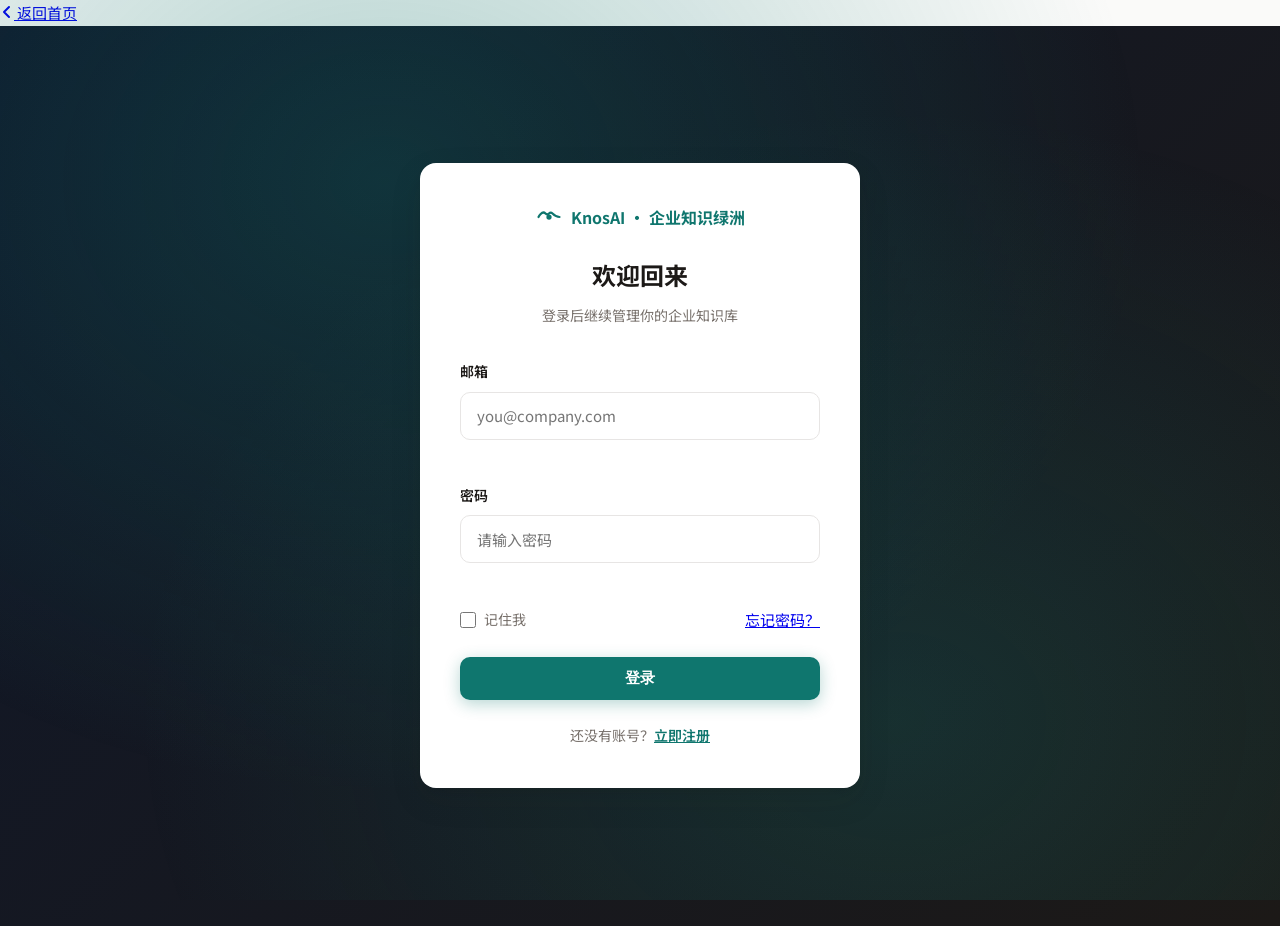
<file: pages/dashboard.html>
<!DOCTYPE html>
<html lang="zh-CN">
<head>
  <meta charset="UTF-8">
  <meta name="viewport" content="width=device-width, initial-scale=1.0">
  <title>控制台 - KnosAI · 企业知识绿洲</title>
  <link href="https://fonts.googleapis.com/css2?family=Noto+Sans+SC:wght@400;500;600;700;900&display=swap" rel="stylesheet">
  <link rel="stylesheet" href="../assets/css/auth.css">
</head>
<body>
  <div class="dashboard-page" id="dashboard-page">
    <nav class="dashboard-nav">
      <a href="../index.html" class="dashboard-logo">
        <svg viewBox="0 0 32 32" fill="none">
          <path d="M4 16C4 16 8 8 12 12C16 16 16 8 20 12C24 16 28 16 28 16" stroke="#0F766E" stroke-width="2.5" stroke-linecap="round"/>
          <circle cx="16" cy="16" r="3" fill="#0F766E"/>
        </svg>
        KnosAI · 企业知识绿洲
      </a>
      <div class="dashboard-user">
        <div class="dashboard-username" id="dashboard-username"></div>
        <button type="button" class="btn-logout" id="logout-btn">退出</button>
      </div>
    </nav>

    <main class="dashboard-content">
      <div class="welcome-card">
        <span class="welcome-badge">Demo 模式</span>
        <h1 class="welcome-title">欢迎使用 KnosAI</h1>
        <p class="welcome-desc">
          这是你的企业知识库控制台骨架。后续阶段将逐步接入：站点清单、引导式问答、文档上传、AI 智能问答等核心功能。
        </p>

        <div id="dashboard-info" style="display:none; margin-top: 20px; padding: 14px 16px; background: var(--bg-warm); border-radius: var(--radius-md); font-size: 13px; color: var(--text-muted);"></div>

        <div class="welcome-features">
          <div class="welcome-feature">
            <div class="welcome-feature-icon">💬</div>
            <div class="welcome-feature-title">引导式问答</div>
            <div class="welcome-feature-desc">通过 20-30 个问题挖掘老师傅的隐性经验（即将上线）</div>
          </div>
          <div class="welcome-feature">
            <div class="welcome-feature-icon">📄</div>
            <div class="welcome-feature-title">文档上传</div>
            <div class="welcome-feature-desc">支持 Word/PDF/Excel/MD 批量上传解析（即将上线）</div>
          </div>
          <div class="welcome-feature">
            <div class="welcome-feature-icon">🤖</div>
            <div class="welcome-feature-title">AI 智能问答</div>
            <div class="welcome-feature-desc">基于企业知识库的 7×24 智能应答（即将上线）</div>
          </div>
          <div class="welcome-feature">
            <div class="welcome-feature-icon">🏭</div>
            <div class="welcome-feature-title">多站点管理</div>
            <div class="welcome-feature-desc">公司层 + 多站点层独立知识模块（即将上线）</div>
          </div>
        </div>
      </div>
    </main>
  </div>

  <script src="../assets/js/auth.js"></script>
</body>
</html>
</file>
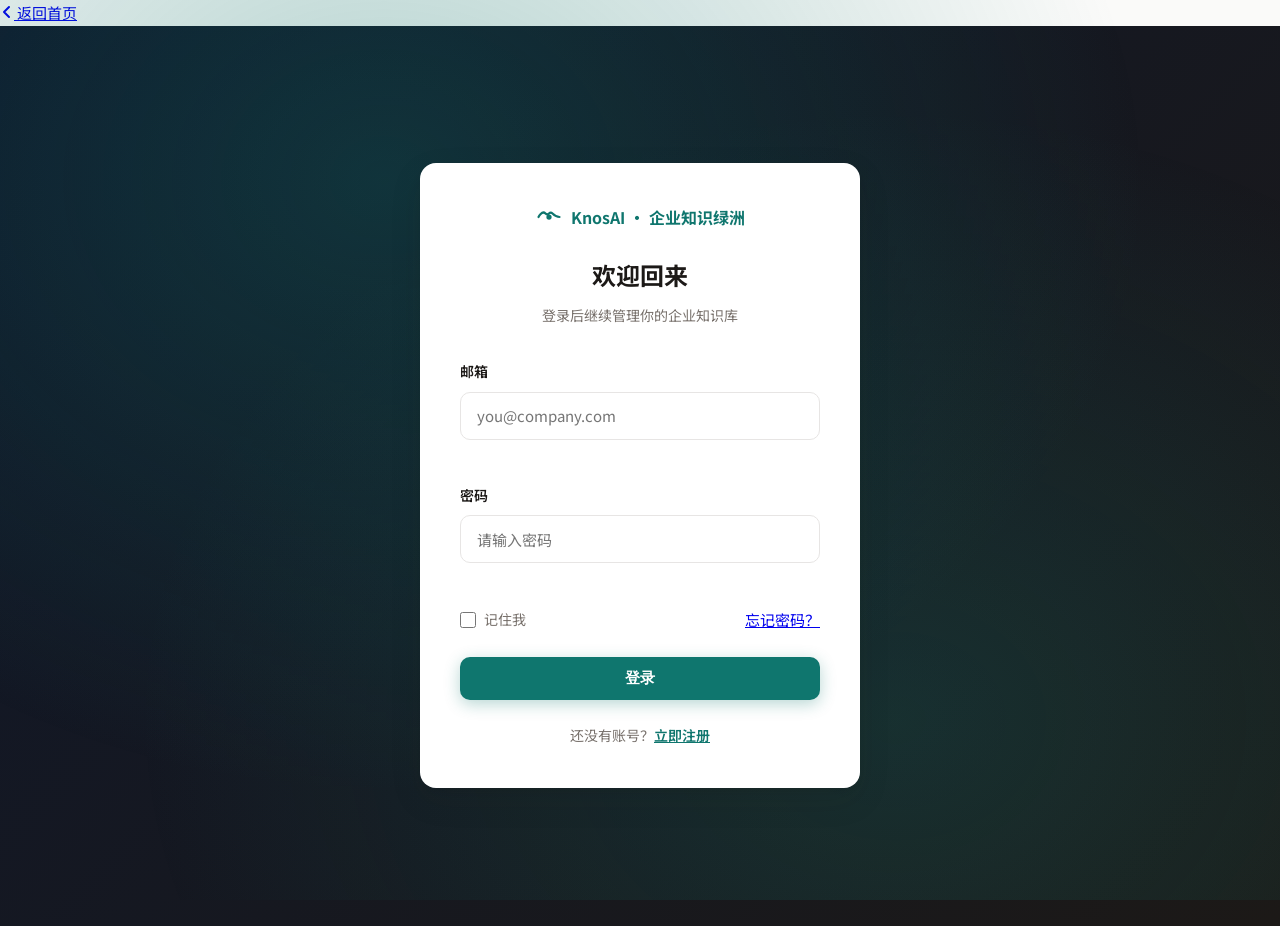
<file: pages/login.html>
<!DOCTYPE html>
<html lang="zh-CN">
<head>
  <meta charset="UTF-8">
  <meta name="viewport" content="width=device-width, initial-scale=1.0">
  <title>登录 - KnosAI · 企业知识绿洲</title>
  <link href="https://fonts.googleapis.com/css2?family=Noto+Sans+SC:wght@400;500;600;700;900&display=swap" rel="stylesheet">
  <link rel="stylesheet" href="../assets/css/auth.css">
</head>
<body>
  <a href="../index.html" class="back-link">
    <svg width="14" height="14" viewBox="0 0 14 14" fill="none" stroke="currentColor" stroke-width="2">
      <path d="M9 2L4 7l5 5" stroke-linecap="round" stroke-linejoin="round"/>
    </svg>
    返回首页
  </a>

  <div class="auth-page">
    <div class="auth-grid"></div>

    <div class="auth-card">
      <div class="auth-header">
        <a href="../index.html" class="auth-logo">
          <svg viewBox="0 0 32 32" fill="none">
            <path d="M4 16C4 16 8 8 12 12C16 16 16 8 20 12C24 16 28 16 28 16" stroke="#0F766E" stroke-width="2.5" stroke-linecap="round"/>
            <circle cx="16" cy="16" r="3" fill="#0F766E"/>
          </svg>
          KnosAI · 企业知识绿洲
        </a>
        <h1 class="auth-title">欢迎回来</h1>
        <p class="auth-subtitle">登录后继续管理你的企业知识库</p>
      </div>

      <div class="alert alert-error" id="global-alert"></div>

      <form id="login-form" novalidate>
        <div class="form-group">
          <label for="email" class="form-label">邮箱</label>
          <input type="email" id="email" name="email" class="form-input"
                 placeholder="you@company.com" autocomplete="email">
          <div class="form-error" id="email-error"></div>
        </div>

        <div class="form-group">
          <label for="password" class="form-label">密码</label>
          <input type="password" id="password" name="password" class="form-input"
                 placeholder="请输入密码" autocomplete="current-password">
          <div class="form-error" id="password-error"></div>
        </div>

        <div class="form-options">
          <div class="form-checkbox">
            <input type="checkbox" id="remember" name="remember">
            <label for="remember">记住我</label>
          </div>
          <a href="#" class="forgot-link">忘记密码？</a>
        </div>

        <button type="submit" class="btn btn-primary btn-block">登录</button>

        <div class="form-footer">
          还没有账号？<a href="register.html">立即注册</a>
        </div>
      </form>
    </div>
  </div>

  <script src="../assets/js/auth.js"></script>
</body>
</html>
</file>
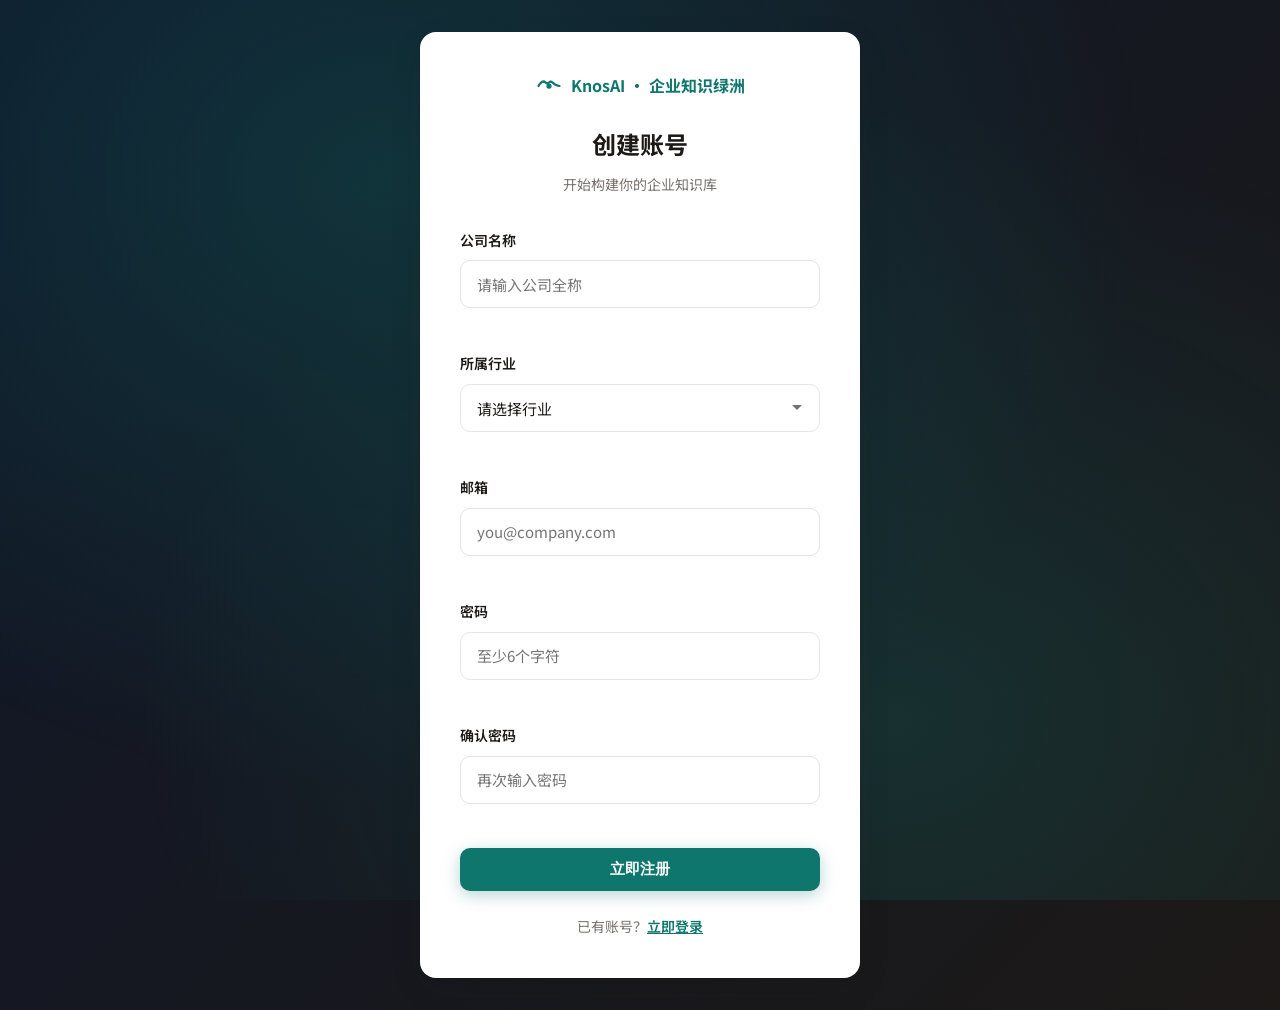
<file: pages/register.html>
<!DOCTYPE html>
<html lang="zh-CN">
<head>
  <meta charset="UTF-8">
  <meta name="viewport" content="width=device-width, initial-scale=1.0">
  <title>注册 - KnosAI · 企业知识绿洲</title>
  <link href="https://fonts.googleapis.com/css2?family=Noto+Sans+SC:wght@400;500;600;700;900&display=swap" rel="stylesheet">
  <link rel="stylesheet" href="../assets/css/auth.css">
</head>
<body>
  <div class="auth-page">
    <div class="auth-card">
      <div class="auth-header">
        <a href="../index.html" class="auth-logo">
          <svg viewBox="0 0 32 32" fill="none">
            <path d="M4 16C4 16 8 8 12 12C16 16 16 8 20 12C24 16 28 16 28 16" stroke="#0F766E" stroke-width="2.5" stroke-linecap="round"/>
            <circle cx="16" cy="16" r="3" fill="#0F766E"/>
          </svg>
          KnosAI · 企业知识绿洲
        </a>
        <h1 class="auth-title">创建账号</h1>
        <p class="auth-subtitle">开始构建你的企业知识库</p>
      </div>

      <div class="alert alert-error" id="global-alert"></div>

      <form id="register-form" novalidate>
        <div class="form-group">
          <label for="company" class="form-label">公司名称</label>
          <input type="text" id="company" name="company" class="form-input"
                 placeholder="请输入公司全称" autocomplete="organization">
          <div class="form-error" id="company-error"></div>
        </div>

        <div class="form-group">
          <label for="industry" class="form-label">所属行业</label>
          <select id="industry" name="industry" class="form-select">
            <option value="">请选择行业</option>
            <option value="环保-污水处理站运维">环保-污水处理站运维（首期）</option>
            <option value="环保-废气处理">环保-废气处理</option>
            <option value="环保-固废处理">环保-固废处理</option>
            <option value="制造业">制造业</option>
            <option value="医疗">医疗</option>
            <option value="餐饮">餐饮</option>
            <option value="其他">其他</option>
          </select>
          <div class="form-error" id="industry-error"></div>
        </div>

        <div class="form-group">
          <label for="email" class="form-label">邮箱</label>
          <input type="email" id="email" name="email" class="form-input"
                 placeholder="you@company.com" autocomplete="email">
          <div class="form-error" id="email-error"></div>
        </div>

        <div class="form-group">
          <label for="password" class="form-label">密码</label>
          <input type="password" id="password" name="password" class="form-input"
                 placeholder="至少6个字符" autocomplete="new-password">
          <div class="form-error" id="password-error"></div>
        </div>

        <div class="form-group">
          <label for="confirm-password" class="form-label">确认密码</label>
          <input type="password" id="confirm-password" name="confirm-password" class="form-input"
                 placeholder="再次输入密码" autocomplete="new-password">
          <div class="form-error" id="confirm-error"></div>
        </div>

        <button type="submit" class="btn btn-primary btn-block">立即注册</button>

        <div class="form-footer">
          已有账号？<a href="login.html">立即登录</a>
        </div>
      </form>
    </div>
  </div>
  <script src="../assets/js/auth.js"></script>
</body>
</html>
</file>
<file: assets/css/auth.css>
/* ==============================
   KnosAI · 企业知识绿洲
   共用认证样式（登录/注册/控制台）
   ============================== */

:root {
  --primary: #0F766E;
  --primary-light: #14B8A6;
  --primary-dark: #0D5D54;
  --accent: #F97316;
  --bg-white: #FFFFFF;
  --bg-warm: #FAFAF9;
  --bg-light: #F5F5F4;
  --text-dark: #1C1917;
  --text-muted: #78716C;
  --text-light: #A8A29E;
  --border: #E7E5E4;
  --success: #10B981;
  --danger: #EF4444;
  --shadow-sm: 0 1px 3px rgba(28,25,23,0.06), 0 1px 2px rgba(28,25,23,0.04);
  --shadow-md: 0 4px 12px rgba(28,25,23,0.08), 0 2px 4px rgba(28,25,23,0.04);
  --shadow-lg: 0 12px 32px rgba(28,25,23,0.1), 0 4px 8px rgba(28,25,23,0.06);
  --radius-sm: 6px;
  --radius-md: 10px;
  --radius-lg: 16px;
  --radius-full: 9999px;
}

* { margin: 0; padding: 0; box-sizing: border-box; }
body {
  font-family: 'Noto Sans SC', -apple-system, BlinkMacSystemFont, sans-serif;
  background: var(--bg-warm);
  color: var(--text-dark);
  line-height: 1.7;
  font-size: 15px;
  min-height: 100vh;
}

/* ========== 通用按钮 ========== */
.btn {
  display: inline-flex; align-items: center; justify-content: center;
  padding: 12px 24px; border-radius: var(--radius-md);
  font-size: 15px; font-weight: 600; cursor: pointer;
  border: none; transition: all 0.2s ease; white-space: nowrap;
}
.btn-primary {
  background: var(--primary); color: white;
  box-shadow: 0 4px 16px rgba(15,118,110,0.3);
}
.btn-primary:hover {
  background: var(--primary-light);
  transform: translateY(-1px);
  box-shadow: 0 6px 20px rgba(20,184,166,0.4);
}
.btn-block { width: 100%; }

/* ========== 表单 ========== */
.form-group { margin-bottom: 20px; }
.form-label {
  display: block; font-size: 14px; font-weight: 600;
  color: var(--text-dark); margin-bottom: 8px;
}
.form-input {
  width: 100%; height: 48px; padding: 0 16px;
  border: 1.5px solid var(--border); border-radius: var(--radius-md);
  font-size: 15px; font-family: inherit; color: var(--text-dark);
  background: white; transition: border-color 0.2s;
}
.form-input:focus {
  outline: none;
  border-color: var(--primary);
  box-shadow: 0 0 0 3px rgba(15,118,110,0.1);
}
.form-input.error { border-color: var(--danger); }
.form-error {
  font-size: 13px; color: var(--danger); margin-top: 6px; min-height: 18px;
}
.form-options {
  display: flex; align-items: center; justify-content: space-between;
  margin-bottom: 24px;
}
.form-checkbox {
  display: flex; align-items: center; gap: 8px;
  font-size: 14px; color: var(--text-muted); cursor: pointer;
}
.form-checkbox input { width: 16px; height: 16px; cursor: pointer; }
.form-footer {
  text-align: center; margin-top: 24px;
  font-size: 14px; color: var(--text-muted);
}
.form-footer a { color: var(--primary); font-weight: 600; }
.form-footer a:hover { text-decoration: underline; }

/* ========== 告警 ========== */
.alert {
  padding: 12px 16px; border-radius: var(--radius-md);
  font-size: 14px; margin-bottom: 20px; display: none;
}
.alert-error {
  background: rgba(239,68,68,0.08); color: var(--danger);
  border: 1px solid rgba(239,68,68,0.2);
}
.alert-error.show { display: block; }

/* ========== 登录/注册页 ========== */
.auth-page {
  min-height: 100vh; display: flex; align-items: center; justify-content: center;
  padding: 32px 24px;
  background: linear-gradient(135deg, #0F172A 0%, #1C1917 100%);
}
.auth-page::before {
  content: ''; position: fixed; inset: 0;
  background: radial-gradient(ellipse at 30% 20%, rgba(15,118,110,0.3) 0%, transparent 60%),
              radial-gradient(ellipse at 70% 80%, rgba(20,184,166,0.15) 0%, transparent 60%);
  pointer-events: none;
}
.auth-card {
  position: relative; z-index: 10;
  background: white; border-radius: var(--radius-lg);
  padding: 40px; width: 100%; max-width: 440px;
  box-shadow: var(--shadow-lg);
}
.auth-header { text-align: center; margin-bottom: 32px; }
.auth-logo {
  display: inline-flex; align-items: center; gap: 8px;
  font-size: 16px; font-weight: 700; color: var(--primary);
  text-decoration: none; margin-bottom: 24px;
}
.auth-logo svg { width: 28px; height: 28px; }
.auth-title { font-size: 24px; font-weight: 700; color: var(--text-dark); margin-bottom: 8px; }
.auth-subtitle { font-size: 14px; color: var(--text-muted); }

/* 行业选择下拉框 */
.form-select {
  width: 100%; height: 48px; padding: 0 16px;
  border: 1.5px solid var(--border); border-radius: var(--radius-md);
  font-size: 15px; font-family: inherit; color: var(--text-dark);
  background: white; cursor: pointer; appearance: none;
  background-image: url("data:image/svg+xml,%3Csvg xmlns='http://www.w3.org/2000/svg' width='12' height='12' viewBox='0 0 12 12'%3E%3Cpath fill='%2378716C' d='M6 8L1 3h10z'/%3E%3C/svg%3E");
  background-repeat: no-repeat; background-position: right 16px center;
  transition: border-color 0.2s;
}
.form-select:focus { outline: none; border-color: var(--primary); }

/* ========== 控制台页 ========== */
.dashboard-page { min-height: 100vh; background: var(--bg-warm); }
.dashboard-nav {
  background: white; border-bottom: 1px solid var(--border);
  padding: 14px 48px; display: flex; align-items: center; justify-content: space-between;
}
.dashboard-logo {
  display: flex; align-items: center; gap: 8px;
  font-size: 18px; font-weight: 700; color: var(--primary); text-decoration: none;
}
.dashboard-logo svg { width: 28px; height: 28px; }
.dashboard-user { display: flex; align-items: center; gap: 16px; }
.dashboard-username { font-size: 14px; font-weight: 500; color: var(--text-muted); }
.btn-logout {
  padding: 8px 16px; border-radius: var(--radius-md);
  border: 1.5px solid var(--border); background: transparent;
  font-size: 13px; font-weight: 600; color: var(--text-muted); cursor: pointer;
  transition: all 0.2s;
}
.btn-logout:hover { border-color: var(--primary); color: var(--primary); }
.dashboard-content { max-width: 900px; margin: 0 auto; padding: 48px 48px; }
.welcome-card {
  background: white; border-radius: var(--radius-lg); padding: 40px;
  box-shadow: var(--shadow-md);
}
.welcome-badge {
  display: inline-block; background: rgba(249,115,22,0.1);
  color: var(--accent); padding: 4px 12px; border-radius: var(--radius-full);
  font-size: 12px; font-weight: 600; margin-bottom: 16px;
}
.welcome-title { font-size: 28px; font-weight: 700; color: var(--text-dark); margin-bottom: 12px; }
.welcome-desc { font-size: 15px; color: var(--text-muted); line-height: 1.7; }
.welcome-features {
  display: grid; grid-template-columns: repeat(2, 1fr); gap: 20px; margin-top: 32px;
}
.welcome-feature {
  background: var(--bg-light); border-radius: var(--radius-md);
  padding: 20px; transition: all 0.2s;
}
.welcome-feature:hover { background: var(--bg-warm); transform: translateY(-2px); }
.welcome-feature-icon { font-size: 28px; margin-bottom: 10px; }
.welcome-feature-title { font-size: 15px; font-weight: 700; color: var(--text-dark); margin-bottom: 6px; }
.welcome-feature-desc { font-size: 13px; color: var(--text-muted); }

/* ========== 响应式 ========== */
@media (max-width: 768px) {
  .auth-card { padding: 32px 24px; }
  .dashboard-nav { padding: 14px 24px; }
  .dashboard-content { padding: 32px 24px; }
  .welcome-features { grid-template-columns: 1fr; }
}
</file>
